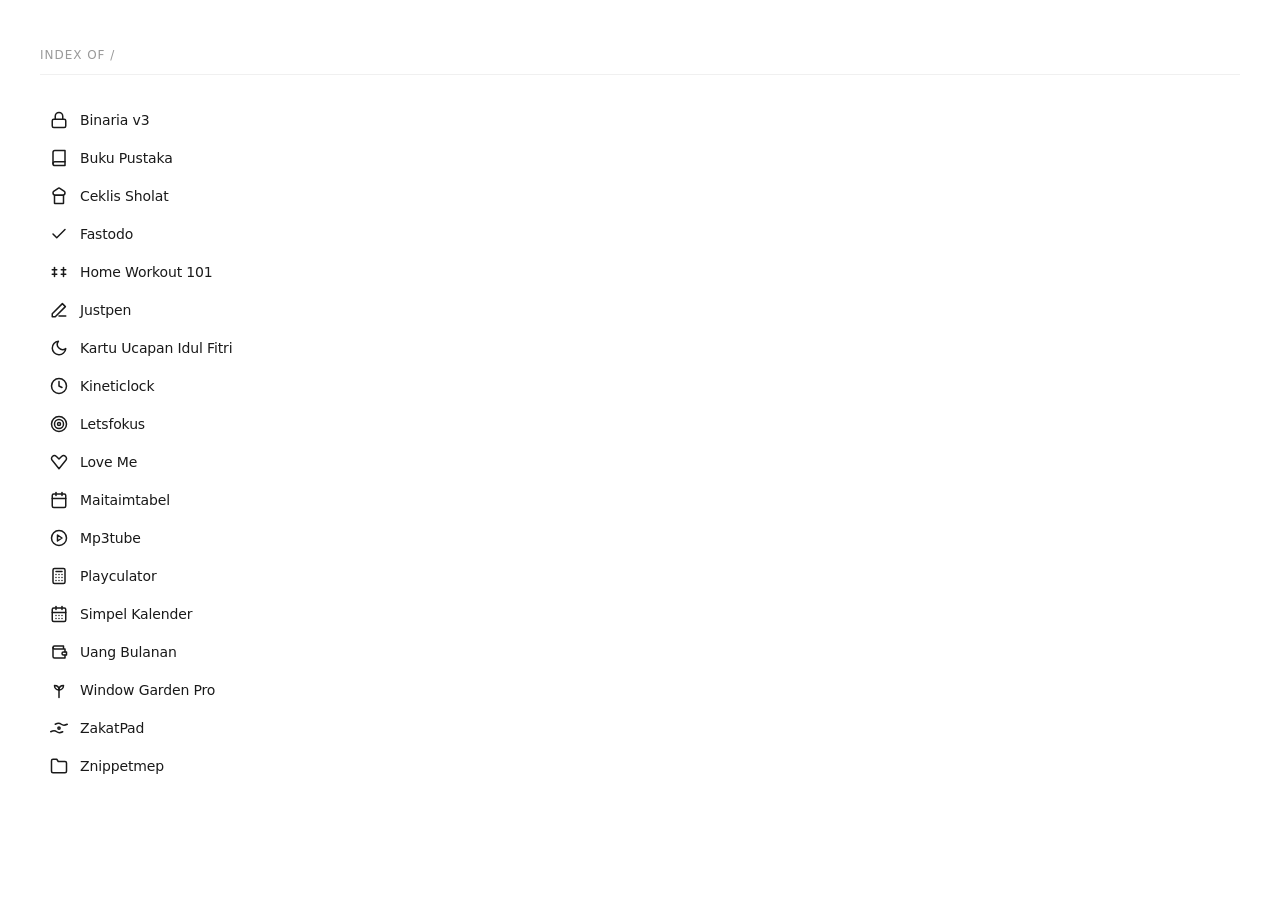
<file: index.html>
<!DOCTYPE html>
<html lang="id">
<head>
  <meta charset="UTF-8" />
  <meta name="viewport" content="width=device-width, initial-scale=1.0" />
  <meta name="theme-color" content="#ffffff">
  <title>My All Personal Web Apps</title>
  <style>
    * {
      margin: 0;
      padding: 0;
      box-sizing: border-box;
    }

    body {
      background: #ffffff;
      font-family: 'Segoe UI', system-ui, sans-serif;
      min-height: 100vh;
      padding: 48px 40px;
    }

    .dir-header {
      font-size: 12px;
      color: #999;
      letter-spacing: 0.08em;
      text-transform: uppercase;
      margin-bottom: 28px;
      padding-bottom: 12px;
      border-bottom: 1px solid #f0f0f0;
      user-select: none;
    }

    .dir-list {
      display: flex;
      flex-direction: column;
      gap: 4px;
    }

    .dir-item a {
      display: flex;
      align-items: center;
      gap: 12px;
      padding: 8px 10px;
      border-radius: 6px;
      text-decoration: none;
      color: #1a1a1a;
      font-size: 14px;
      transition: background 0.12s ease;
      width: fit-content;
    }

    .dir-item a:hover {
      background: #f4f4f5;
    }

    .dir-item a:active {
      background: #ebebec;
    }

    .icon {
      width: 18px;
      height: 18px;
      flex-shrink: 0;
      color: inherit;
    }

    .app-name {
      font-weight: 450;
      letter-spacing: -0.01em;
    }
  </style>
</head>
<body>
  <div class="dir-header">Index of /</div>
  <div class="dir-list">
    <div class="dir-item">
      <a href="binaria-v3/">
        <svg class="icon" viewBox="0 0 24 24" fill="none" stroke="currentColor" stroke-width="2" stroke-linecap="round" stroke-linejoin="round">
          <rect x="3" y="11" width="18" height="11" rx="2" ry="2"></rect>
          <path d="M7 11V7a5 5 0 0 1 10 0v4"></path>
        </svg>
        <span class="app-name">Binaria v3</span>
      </a>
    </div>
    <div class="dir-item">
      <a href="buku-pustaka/">
        <svg class="icon" viewBox="0 0 24 24" fill="none" stroke="currentColor" stroke-width="2" stroke-linecap="round" stroke-linejoin="round">
          <path d="M4 19.5A2.5 2.5 0 0 1 6.5 17H20"></path>
          <path d="M6.5 2H20v20H6.5A2.5 2.5 0 0 1 4 19.5v-15A2.5 2.5 0 0 1 6.5 2z"></path>
        </svg>
        <span class="app-name">Buku Pustaka</span>
      </a>
    </div>
    <div class="dir-item">
      <a href="ceklis-sholat/">
        <svg class="icon" viewBox="0 0 24 24" fill="none" stroke="currentColor" stroke-width="2" stroke-linecap="round" stroke-linejoin="round">
          <path d="M7 11L17 11C18.7 11 20 9.5 20 7.8C20 6.9 19.5 6 18.7 5.4L12.6 1.4C12.3 1.2 11.7 1.2 11.4 1.4L5.3 5.4C4.5 6 4 6.9 4 7.8C4 9.5 5.3 11 7 11Z"></path>
          <rect x="6" y="11" width="12" height="11" rx="0.5"></rect>
        </svg>
        <span class="app-name">Ceklis Sholat</span>
      </a>
    </div>
    <div class="dir-item">
      <a href="fastodo/">
        <svg class="icon" viewBox="0 0 24 24" fill="none" stroke="currentColor" stroke-width="2" stroke-linecap="round" stroke-linejoin="round">
          <polyline points="20 6 9 17 4 12"></polyline>
        </svg>
        <span class="app-name">Fastodo</span>
      </a>
    </div>
    <div class="dir-item">
      <a href="home-workout-101/">
        <svg class="icon" viewBox="0 0 24 24" fill="none" stroke="currentColor" stroke-width="2" stroke-linecap="round" stroke-linejoin="round">
          <path d="M6 6v12"></path>
          <path d="M18 6v12"></path>
          <path d="M3 9h6"></path>
          <path d="M3 15h6"></path>
          <path d="M15 9h6"></path>
          <path d="M15 15h6"></path>
        </svg>
        <span class="app-name">Home Workout 101</span>
      </a>
    </div>
    <div class="dir-item">  
      <a href="justpen/">  
        <svg class="icon" viewBox="0 0 24 24" fill="none" stroke="currentColor" stroke-width="2" stroke-linecap="round" stroke-linejoin="round">  
          <path d="M12 20h9"></path>  
          <path d="M16.5 3.5l4 4L7 21H3v-4L16.5 3.5z"></path>  
        </svg>  
        <span class="app-name">Justpen</span>  
      </a>  
    </div>
    <div class="dir-item">
      <a href="kartu-ucapan-idul-fitri/">
        <svg class="icon" viewBox="0 0 24 24" fill="none" stroke="currentColor" stroke-width="2" stroke-linecap="round" stroke-linejoin="round">
          <path d="M21 12.79A9 9 0 1 1 11.21 3 7 7 0 0 0 21 12.79z"></path>
        </svg>
        <span class="app-name">Kartu Ucapan Idul Fitri</span>
      </a>
    </div>
    <div class="dir-item">
      <a href="kineticlock/">
        <svg class="icon" viewBox="0 0 24 24" fill="none" stroke="currentColor" stroke-width="2" stroke-linecap="round" stroke-linejoin="round">
          <circle cx="12" cy="12" r="10"></circle>
          <polyline points="12 6 12 12 16 14"></polyline>
        </svg>
        <span class="app-name">Kineticlock</span>
      </a>
    </div>
    <div class="dir-item">
      <a href="letsfokus/">
        <svg class="icon" viewBox="0 0 24 24" fill="none" stroke="currentColor" stroke-width="2" stroke-linecap="round" stroke-linejoin="round">
          <circle cx="12" cy="12" r="10"></circle>
          <circle cx="12" cy="12" r="6"></circle>
          <circle cx="12" cy="12" r="2"></circle>
        </svg>
        <span class="app-name">Letsfokus</span>
      </a>
    </div>
    <div class="dir-item">  
      <a href="love-me/">  
        <svg class="icon" viewBox="0 0 24 24" fill="none" stroke="currentColor" stroke-width="2" stroke-linecap="round" stroke-linejoin="round">  
          <path d="M20.8 4.6c-1.5-1.4-3.9-1.4-5.4 0L12 8l-3.4-3.4c-1.5-1.4-3.9-1.4-5.4 0-1.6 1.5-1.6 4 0 5.5L12 21l8.8-10.9c1.6-1.5 1.6-4 0-5.5z"></path>  
        </svg>  
        <span class="app-name">Love Me</span>  
      </a>  
    </div>
    <div class="dir-item">
      <a href="maitaimtabel/">
        <svg class="icon" viewBox="0 0 24 24" fill="none" stroke="currentColor" stroke-width="2" stroke-linecap="round" stroke-linejoin="round">
          <rect x="3" y="4" width="18" height="18" rx="2" ry="2"></rect>
          <line x1="16" y1="2" x2="16" y2="6"></line>
          <line x1="8" y1="2" x2="8" y2="6"></line>
          <line x1="3" y1="10" x2="21" y2="10"></line>
        </svg>
        <span class="app-name">Maitaimtabel</span>
      </a>
    </div>
    <div class="dir-item">
      <a href="mp3tube/">
        <svg class="icon" viewBox="0 0 24 24" fill="none" stroke="currentColor" stroke-width="2" stroke-linecap="round" stroke-linejoin="round">
          <circle cx="12" cy="12" r="10"></circle>
          <polygon points="10 8 16 12 10 16 10 8"></polygon>
        </svg>
        <span class="app-name">Mp3tube</span>
      </a>
    </div>
    <div class="dir-item">
      <a href="playculator/">
        <svg class="icon" viewBox="0 0 24 24" fill="none" stroke="currentColor" stroke-width="2" stroke-linecap="round" stroke-linejoin="round">
          <rect x="4" y="2" width="16" height="20" rx="2"></rect>
          <line x1="8" y1="6" x2="16" y2="6"></line>
          <line x1="8" y1="10" x2="8" y2="10.01"></line>
          <line x1="12" y1="10" x2="12" y2="10.01"></line>
          <line x1="16" y1="10" x2="16" y2="10.01"></line>
          <line x1="8" y1="14" x2="8" y2="14.01"></line>
          <line x1="12" y1="14" x2="12" y2="14.01"></line>
          <line x1="16" y1="14" x2="16" y2="14.01"></line>
          <line x1="8" y1="18" x2="8" y2="18.01"></line>
          <line x1="12" y1="18" x2="12" y2="18.01"></line>
          <line x1="16" y1="18" x2="16" y2="18.01"></line>
        </svg>
        <span class="app-name">Playculator</span>
      </a>
    </div>
    <div class="dir-item">
      <a href="simpel-kalender/">
        <svg class="icon" viewBox="0 0 24 24" fill="none" stroke="currentColor" stroke-width="2" stroke-linecap="round" stroke-linejoin="round">
          <rect x="3" y="4" width="18" height="18" rx="2" ry="2"></rect>
          <line x1="16" y1="2" x2="16" y2="6"></line>
          <line x1="8" y1="2" x2="8" y2="6"></line>
          <line x1="3" y1="10" x2="21" y2="10"></line>
          <line x1="8" y1="14" x2="8" y2="14.01"></line>
          <line x1="12" y1="14" x2="12" y2="14.01"></line>
          <line x1="16" y1="14" x2="16" y2="14.01"></line>
          <line x1="8" y1="18" x2="8" y2="18.01"></line>
          <line x1="12" y1="18" x2="12" y2="18.01"></line>
          <line x1="16" y1="18" x2="16" y2="18.01"></line>
        </svg>
        <span class="app-name">Simpel Kalender</span>
      </a>
    </div>
    <div class="dir-item">
      <a href="uang-bulanan/">
        <svg class="icon" viewBox="0 0 24 24" fill="none" stroke="currentColor" stroke-width="2" stroke-linecap="round" stroke-linejoin="round">
          <path d="M20 12V8H6a2 2 0 0 1-2-2c0-1.1.9-2 2-2h12v4"></path>
          <path d="M4 6v12c0 1.1.9 2 2 2h14v-4"></path>
          <path d="M18 12a2 2 0 0 0-2 2c0 1.1.9 2 2 2h4v-4h-4z"></path>
        </svg>
        <span class="app-name">Uang Bulanan</span>
      </a>
    </div>
    <div class="dir-item">    
      <a href="window-garden-pro/">    
        <svg class="icon" viewBox="0 0 24 24" fill="none" stroke="currentColor" stroke-width="2" stroke-linecap="round" stroke-linejoin="round">    
          <path d="M12 22V12"></path>    
          <path d="M12 12C8 12 6 9 6 6c4 0 6 2 6 6z"></path>    
          <path d="M12 12c4 0 6-3 6-6-4 0-6 2-6 6z"></path>    
        </svg>    
        <span class="app-name">Window Garden Pro</span>    
      </a>    
    </div>
    <div class="dir-item">  
      <a href="zakatpad/">  
        <svg class="icon" viewBox="0 0 24 24" fill="none" stroke="currentColor" stroke-width="2" stroke-linecap="round" stroke-linejoin="round">  
          <path d="M7 7c3-1.5 6-1.5 8 0s5 1.5 8 0"></path>  
          <path d="M17 17c-3 1.5-6 1.5-8 0s-5-1.5-8 0"></path>  
          <circle cx="12" cy="12" r="1.5"></circle>  
        </svg>  
        <span class="app-name">ZakatPad</span>  
      </a>  
    </div>
    <div class="dir-item">
      <a href="znippetmep/">
        <svg class="icon" viewBox="0 0 24 24" fill="none" stroke="currentColor" stroke-width="2" stroke-linecap="round" stroke-linejoin="round">
          <path d="M22 19a2 2 0 0 1-2 2H4a2 2 0 0 1-2-2V5a2 2 0 0 1 2-2h5l2 3h9a2 2 0 0 1 2 2z"></path>
        </svg>
        <span class="app-name">Znippetmep</span>
      </a>
    </div>
  </div>
</body>
</html>
</file>
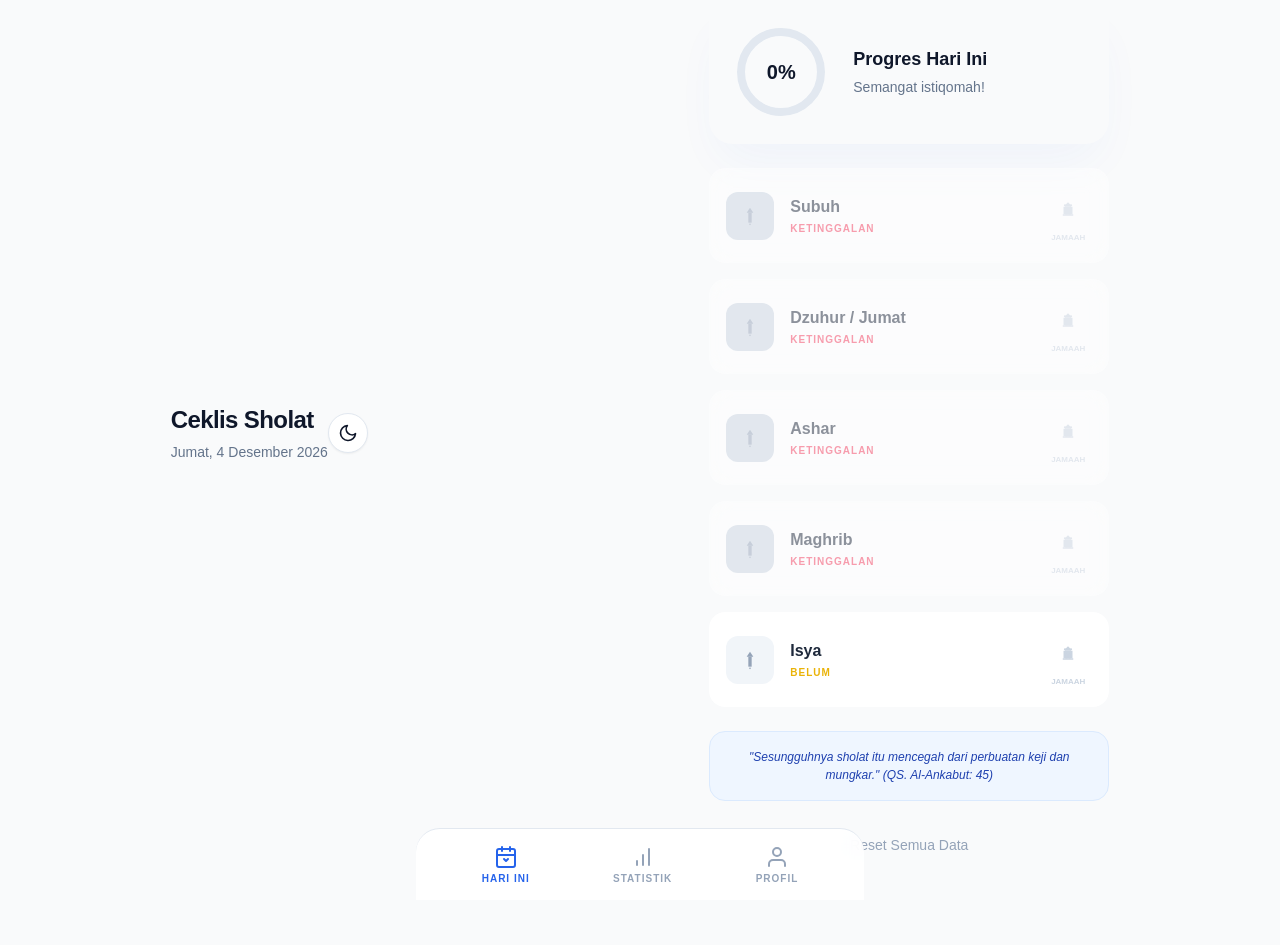
<file: ceklis-sholat/index.html>
<!DOCTYPE html>
<html lang="id">
<head>
    <meta charset="UTF-8">
    <meta name="viewport" content="width=device-width, initial-scale=1.0">
    <title>🕌 Ceklis Sholat</title>
    <link rel="stylesheet" href="style.css">
</head>
<body class="light-theme">

    <!-- Header -->
    <header class="header">
        <div>
            <h1 class="header-title">Ceklis Sholat</h1>
            <p id="current-date" class="header-date"></p>
        </div>
        <button onclick="toggleDarkMode()" class="theme-toggle" aria-label="Toggle dark mode">
            <svg id="theme-icon" width="20" height="20" viewBox="0 0 24 24" fill="none" stroke="currentColor" stroke-width="2" stroke-linecap="round" stroke-linejoin="round">
                <!-- Moon icon (default) -->
                <path d="M21 12.79A9 9 0 1 1 11.21 3 7 7 0 0 0 21 12.79z"></path>
            </svg>
        </button>
    </header>

    <main class="main-content">
        
        <!-- Progress Card -->
        <div class="progress-card">
            <div class="progress-ring-container">
                <svg class="progress-svg" width="96" height="96">
                    <circle class="progress-ring-bg" stroke-width="8" fill="transparent" r="40" cx="48" cy="48" />
                    <circle id="progress-bar" class="progress-ring-fill" stroke-width="8" stroke-dasharray="251.2" stroke-dashoffset="251.2" stroke-linecap="round" fill="transparent" r="40" cx="48" cy="48" />
                </svg>
                <div class="progress-text">
                    <span id="percent-text" class="progress-percent">0%</span>
                </div>
            </div>
            <div>
                <h2 class="progress-title">Progres Hari Ini</h2>
                <p id="progress-status" class="progress-subtitle">Semangat istiqomah!</p>
            </div>
        </div>

        <!-- Prayer List -->
        <div id="prayer-list" class="prayer-list">
            <!-- Items injected via JS -->
        </div>

        <!-- Info / Quote Box -->
        <div class="quote-box">
            <p class="quote-text">
                "Sesungguhnya sholat itu mencegah dari perbuatan keji dan mungkar." (QS. Al-Ankabut: 45)
            </p>
        </div>

        <!-- Reset Button -->
        <button onclick="resetData()" class="reset-button">
            Reset Semua Data
        </button>

    </main>

    <!-- Navigation Bar -->
    <nav class="bottom-nav">
        <button class="nav-item active">
            <svg width="24" height="24" viewBox="0 0 24 24" fill="none" stroke="currentColor" stroke-width="2" stroke-linecap="round" stroke-linejoin="round">
                <rect x="3" y="4" width="18" height="18" rx="2" ry="2"></rect>
                <line x1="16" y1="2" x2="16" y2="6"></line>
                <line x1="8" y1="2" x2="8" y2="6"></line>
                <line x1="3" y1="10" x2="21" y2="10"></line>
                <polyline points="10 14 12 16 14 14"></polyline>
            </svg>
            <span class="nav-label">Hari Ini</span>
        </button>
        <button onclick="showToast('Fitur Statistik segera hadir!')" class="nav-item">
            <svg width="24" height="24" viewBox="0 0 24 24" fill="none" stroke="currentColor" stroke-width="2" stroke-linecap="round" stroke-linejoin="round">
                <line x1="12" y1="20" x2="12" y2="10"></line>
                <line x1="18" y1="20" x2="18" y2="4"></line>
                <line x1="6" y1="20" x2="6" y2="16"></line>
            </svg>
            <span class="nav-label">Statistik</span>
        </button>
        <button onclick="showToast('Fitur Profil segera hadir!')" class="nav-item">
            <svg width="24" height="24" viewBox="0 0 24 24" fill="none" stroke="currentColor" stroke-width="2" stroke-linecap="round" stroke-linejoin="round">
                <path d="M20 21v-2a4 4 0 0 0-4-4H8a4 4 0 0 0-4 4v2"></path>
                <circle cx="12" cy="7" r="4"></circle>
            </svg>
            <span class="nav-label">Profil</span>
        </button>
    </nav>

    <!-- Toast Notification -->
    <div id="toast" class="toast">
        Message here
    </div>

    <!-- SVG Icons Template (hidden, untuk digunakan di JS) -->
    <svg style="display: none;">
        <defs>
            <!-- Check Icon -->
            <symbol id="icon-check" viewBox="0 0 24 24">
                <polyline points="20 6 9 17 4 12" stroke="currentColor" stroke-width="2" fill="none" stroke-linecap="round" stroke-linejoin="round"></polyline>
            </symbol>
            
            <!-- Pray Icon -->
            <symbol id="icon-pray" viewBox="0 0 24 24">
                <path d="M12 2L8 8h8l-4-6z" fill="currentColor"/>
                <rect x="10" y="8" width="4" height="12" fill="currentColor"/>
                <circle cx="12" cy="22" r="1" fill="currentColor"/>
            </symbol>
            
            <!-- Mosque Icon -->
            <symbol id="icon-mosque" viewBox="0 0 24 24">
                <path d="M12 3l-4 4v2h8V7l-4-4z" fill="currentColor"/>
                <rect x="6" y="9" width="12" height="10" fill="currentColor"/>
                <rect x="9" y="13" width="2" height="6" fill="none" stroke="currentColor" stroke-width="1"/>
                <rect x="13" y="13" width="2" height="6" fill="none" stroke="currentColor" stroke-width="1"/>
                <path d="M5 19h14v2H5z" fill="currentColor"/>
                <circle cx="8" cy="7" r="1.5" fill="currentColor"/>
                <circle cx="16" cy="7" r="1.5" fill="currentColor"/>
            </symbol>
            
            <!-- Sun Icon -->
            <symbol id="icon-sun" viewBox="0 0 24 24">
                <circle cx="12" cy="12" r="5" stroke="currentColor" stroke-width="2" fill="none"/>
                <line x1="12" y1="1" x2="12" y2="3" stroke="currentColor" stroke-width="2" stroke-linecap="round"/>
                <line x1="12" y1="21" x2="12" y2="23" stroke="currentColor" stroke-width="2" stroke-linecap="round"/>
                <line x1="4.22" y1="4.22" x2="5.64" y2="5.64" stroke="currentColor" stroke-width="2" stroke-linecap="round"/>
                <line x1="18.36" y1="18.36" x2="19.78" y2="19.78" stroke="currentColor" stroke-width="2" stroke-linecap="round"/>
                <line x1="1" y1="12" x2="3" y2="12" stroke="currentColor" stroke-width="2" stroke-linecap="round"/>
                <line x1="21" y1="12" x2="23" y2="12" stroke="currentColor" stroke-width="2" stroke-linecap="round"/>
                <line x1="4.22" y1="19.78" x2="5.64" y2="18.36" stroke="currentColor" stroke-width="2" stroke-linecap="round"/>
                <line x1="18.36" y1="5.64" x2="19.78" y2="4.22" stroke="currentColor" stroke-width="2" stroke-linecap="round"/>
            </symbol>
            
            <!-- Moon Icon -->
            <symbol id="icon-moon" viewBox="0 0 24 24">
                <path d="M21 12.79A9 9 0 1 1 11.21 3 7 7 0 0 0 21 12.79z" stroke="currentColor" stroke-width="2" fill="none" stroke-linecap="round" stroke-linejoin="round"/>
            </symbol>
        </defs>
    </svg>

    <script src="script.js"></script>
</body>
</html>
</file>
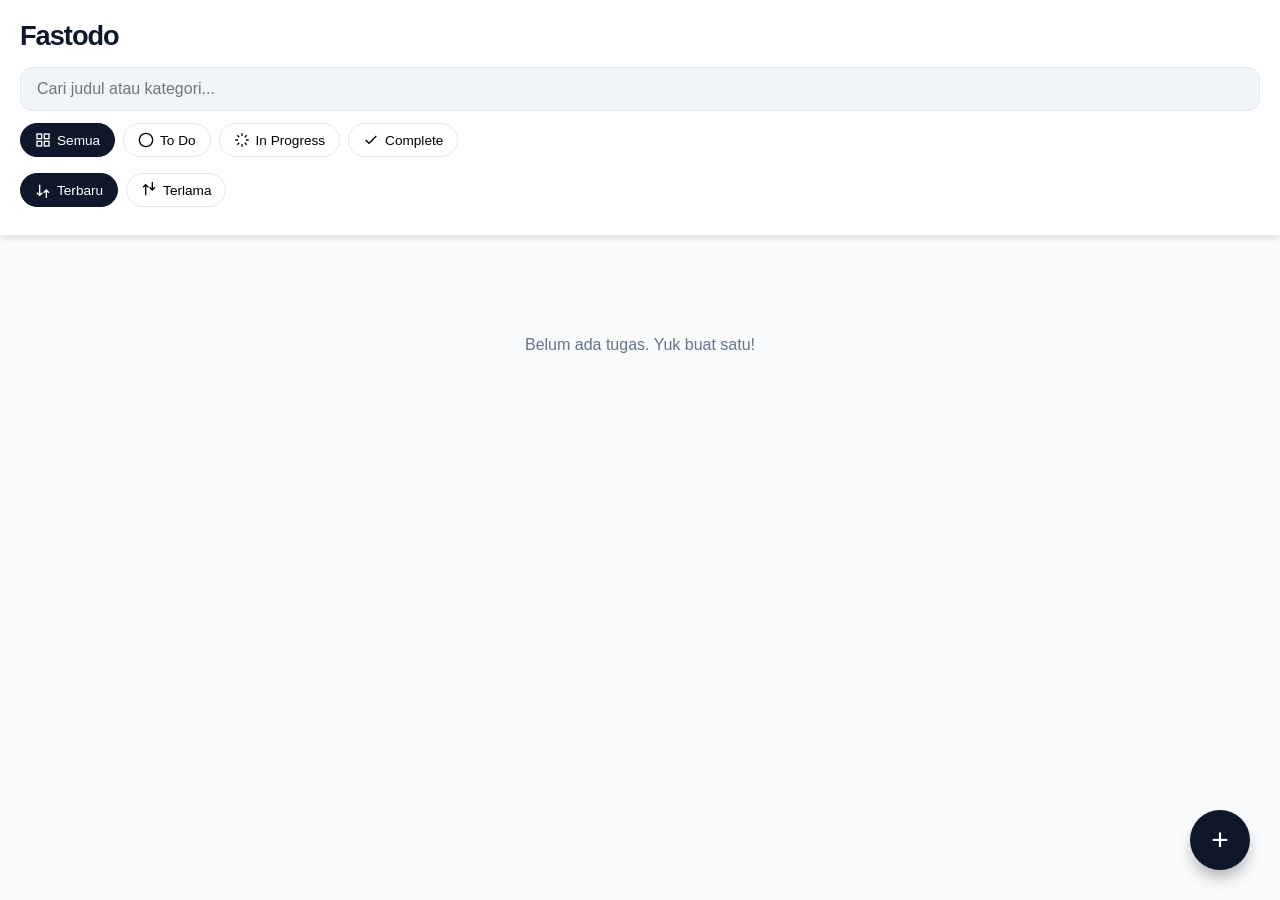
<file: fastodo/index.html>
<!DOCTYPE html>
<html lang="id">
<head>
    <meta charset="UTF-8">
    <meta name="viewport" content="width=device-width, initial-scale=1.0">
    <title>Fastodo - Smart To-Do List</title>
    <style>
        :root {
            --bg-color: #f8fafc;
            --card-bg: #ffffff;
            --text-main: #1e293b;
            --text-sub: #64748b;
            --color-todo: #3b82f6;      
            --color-progress: #8b5cf6;  
            --color-complete: #10b981;  
            --accent: #0f172a;
            --border: #e2e8f0;
            --shadow: 0 4px 6px -1px rgb(0 0 0 / 0.1);
            --danger: #ef4444;
            --warning: #f59e0b;
        }

        * {
            box-sizing: border-box;
            margin: 0;
            padding: 0;
            font-family: -apple-system, BlinkMacSystemFont, "Segoe UI", Roboto, sans-serif;
            -webkit-tap-highlight-color: transparent;
        }

        body {
            background-color: var(--bg-color);
            color: var(--text-main);
            padding-bottom: 100px;
        }

        header {
            background: var(--card-bg);
            padding: 20px;
            position: sticky;
            top: 0;
            z-index: 100;
            border-bottom: 1px solid var(--border);
            box-shadow: var(--shadow);
        }

        h1 {
            font-size: 1.7rem;
            font-weight: 900;
            margin-bottom: 15px;
            letter-spacing: -1px;
            color: var(--accent);
        }

        .search-box {
            width: 100%;
            padding: 12px 16px;
            border: 1px solid var(--border);
            border-radius: 12px;
            font-size: 1rem;
            background: #f1f5f9;
            margin-bottom: 12px;
            outline: none;
        }

        .filters {
            display: flex;
            gap: 8px;
            overflow-x: auto;
            padding-bottom: 8px;
            scrollbar-width: none;
            align-items: center;
        }
        .filters::-webkit-scrollbar { display: none; }

        .filter-btn {
            display: flex;
            align-items: center;
            gap: 6px;
            padding: 8px 14px;
            border-radius: 20px;
            border: 1px solid var(--border);
            background: white;
            white-space: nowrap;
            font-size: 0.85rem;
            cursor: pointer;
            transition: 0.2s;
        }

        .filter-btn svg { width: 16px; height: 16px; stroke: currentColor; stroke-width: 2; fill: none; }
        .filter-btn.active { background: var(--accent); color: white; border-color: var(--accent); }

        /* Flip Logic for Sort Icon */
        .icon-flip { transform: scaleY(-1); }

        .container {
            padding: 20px;
            max-width: 500px;
            margin: 0 auto;
        }

        .task-card {
            background: var(--card-bg);
            border-radius: 16px;
            padding: 18px;
            margin-bottom: 16px;
            box-shadow: var(--shadow);
            border-left: 6px solid var(--color-todo);
            position: relative;
        }

        .task-card.in-progress { border-left-color: var(--color-progress); }
        .task-card.completed { border-left-color: var(--color-complete); opacity: 0.9; }

        .task-title { font-weight: 700; font-size: 1.1rem; padding-right: 40px; }
        .task-meta { font-size: 0.75rem; color: var(--text-sub); margin-top: 6px; }
        .category-tag { display: inline-block; padding: 2px 8px; background: #f1f5f9; border-radius: 4px; margin-right: 6px; font-weight: 600; }

        .subtasks-list { margin-top: 12px; border-top: 1px dashed var(--border); padding-top: 12px; }
        .subtask-item { display: flex; align-items: center; gap: 10px; padding: 4px 0; font-size: 0.95rem; }
        .subtask-item input { width: 18px; height: 18px; accent-color: var(--accent); }

        .progress-canvas { position: absolute; top: 18px; right: 18px; }

        .card-actions {
            display: flex;
            gap: 12px;
            margin-top: 15px;
            padding-top: 10px;
            border-top: 1px solid #f1f5f9;
        }

        .action-btn {
            background: none;
            border: none;
            font-size: 0.8rem;
            cursor: pointer;
            display: flex;
            align-items: center;
            gap: 4px;
            font-weight: 600;
        }
        .btn-edit { color: var(--warning); }
        .btn-delete { color: var(--danger); }

        .fab {
            position: fixed;
            bottom: 30px;
            right: 30px;
            width: 60px;
            height: 60px;
            background: var(--accent);
            color: white;
            border-radius: 50%;
            display: flex;
            align-items: center;
            justify-content: center;
            font-size: 30px;
            box-shadow: 0 10px 15px -3px rgba(0,0,0,0.3);
            border: none;
            z-index: 200;
        }

        /* Modal Styles */
        .modal {
            position: fixed;
            top: 0; left: 0; width: 100%; height: 100%;
            background: rgba(0,0,0,0.6);
            display: none;
            align-items: center;
            justify-content: center;
            z-index: 1000;
            padding: 20px;
            backdrop-filter: blur(4px);
        }
        .modal.active { display: flex; }
        .modal-content {
            background: white;
            width: 100%;
            max-width: 420px;
            border-radius: 24px;
            padding: 24px;
            max-height: 90vh;
            overflow-y: auto;
        }

        .form-group { margin-bottom: 16px; }
        .form-group label { display: block; margin-bottom: 6px; font-weight: 700; font-size: 0.9rem; }
        .form-group input {
            width: 100%;
            padding: 12px;
            border: 1px solid var(--border);
            border-radius: 10px;
            outline: none;
            font-size: 1rem;
        }

        .subtask-input-row { display: flex; gap: 8px; margin-bottom: 8px; align-items: center; }
        .remove-sub-btn { color: var(--danger); background: none; border: none; font-size: 1.2rem; cursor: pointer; }

        .btn-group { display: flex; gap: 12px; margin-top: 24px; }
        .btn { flex: 1; padding: 14px; border-radius: 12px; border: none; font-weight: 700; cursor: pointer; }
        .btn-p { background: var(--accent); color: white; }
        .btn-s { background: #e2e8f0; color: var(--text-main); }
        .btn-d { background: var(--danger); color: white; }

        .empty-state { text-align: center; padding: 80px 20px; color: var(--text-sub); font-weight: 500; }
    </style>
</head>
<body>

    <header>
        <h1>Fastodo</h1>
        <input type="text" id="searchInput" class="search-box" placeholder="Cari judul atau kategori...">
        
        <div class="filters" id="statusFilters">
            <button class="filter-btn active" data-filter="all">
                <svg viewBox="0 0 24 24"><rect x="3" y="3" width="7" height="7"></rect><rect x="14" y="3" width="7" height="7"></rect><rect x="14" y="14" width="7" height="7"></rect><rect x="3" y="14" width="7" height="7"></rect></svg>
                Semua
            </button>
            <button class="filter-btn" data-filter="todo">
                <svg viewBox="0 0 24 24"><circle cx="12" cy="12" r="10"></circle></svg>
                To Do
            </button>
            <button class="filter-btn" data-filter="inprogress">
                <svg viewBox="0 0 24 24"><path d="M12 2v4m0 12v4M4.93 4.93l2.83 2.83m8.48 8.48l2.83 2.83M2 12h4m12 0h4M4.93 19.07l2.83-2.83m8.48-8.48l2.83-2.83"></path></svg>
                In Progress
            </button>
            <button class="filter-btn" data-filter="complete">
                <svg viewBox="0 0 24 24"><polyline points="20 6 9 17 4 12"></polyline></svg>
                Complete
            </button>
        </div>

        <div class="filters" id="sortFilters" style="margin-top: 8px;">
            <button class="filter-btn active" data-sort="desc">
                <svg viewBox="0 0 24 24"><path d="M3 16l4 4 4-4m-4 4V4m14 12l-4-4-4 4m4-4v12"></path></svg>
                Terbaru
            </button>
            <button class="filter-btn" data-sort="asc">
                <svg viewBox="0 0 24 24" class="icon-flip"><path d="M3 16l4 4 4-4m-4 4V4m14 12l-4-4-4 4m4-4v12"></path></svg>
                Terlama
            </button>
        </div>
    </header>

    <main class="container" id="taskList"></main>

    <button class="fab" id="openModalBtn">+</button>

    <!-- Modal Form (Add & Edit) -->
    <div class="modal" id="taskModal">
        <div class="modal-content">
            <h2 id="modalTitle" style="margin-bottom: 20px;">Tugas Baru</h2>
            <input type="hidden" id="editTaskId">
            <div class="form-group">
                <label>Judul</label>
                <input type="text" id="taskTitle" placeholder="Apa yang ingin dikerjakan?">
            </div>
            <div class="form-group">
                <label>Kategori</label>
                <input type="text" id="taskCategory" placeholder="Misal: Kerja, Rumah">
            </div>
            <div class="form-group">
                <label>Sub-tugas</label>
                <div id="subtaskInputs"></div>
                <button type="button" id="addSubtaskBtn" style="background:none; border:none; color:var(--color-todo); font-size:0.9rem; margin-top:10px; cursor:pointer; font-weight:700;">+ Tambah Sub-tugas</button>
            </div>
            <div class="btn-group">
                <button class="btn btn-s" id="closeModalBtn">Batal</button>
                <button class="btn btn-p" id="saveTaskBtn">Simpan</button>
            </div>
        </div>
    </div>

    <!-- Modal Delete Confirm -->
    <div class="modal" id="deleteConfirmModal">
        <div class="modal-content" style="text-align: center;">
            <div style="color: var(--danger); margin-bottom: 15px;">
                <svg width="50" height="50" viewBox="0 0 24 24" fill="none" stroke="currentColor" stroke-width="2"><path d="M10.29 3.86L1.82 18a2 2 0 0 0 1.71 3h16.94a2 2 0 0 0 1.71-3L13.71 3.86a2 2 0 0 0-3.42 0z"></path><line x1="12" y1="9" x2="12" y2="13"></line><line x1="12" y1="17" x2="12.01" y2="17"></line></svg>
            </div>
            <h3>Hapus Tugas?</h3>
            <p style="color: var(--text-sub); margin-top: 10px;">Data yang dihapus tidak bisa dikembalikan.</p>
            <div class="btn-group">
                <button class="btn btn-s" id="cancelDeleteBtn">Batal</button>
                <button class="btn btn-d" id="confirmDeleteBtn">Ya, Hapus</button>
            </div>
        </div>
    </div>

    <script>
        let tasks = JSON.parse(localStorage.getItem('fastodo_db')) || [];
        let currentFilter = 'all';
        let currentSort = 'desc';
        let deleteId = null;

        const audioCtx = new (window.AudioContext || window.webkitAudioContext)();
        function playDing() {
            if(audioCtx.state === 'suspended') audioCtx.resume();
            const o = audioCtx.createOscillator(), g = audioCtx.createGain();
            o.type = 'sine'; o.frequency.setValueAtTime(587.33, audioCtx.currentTime);
            o.frequency.exponentialRampToValueAtTime(880, audioCtx.currentTime + 0.1);
            g.gain.setValueAtTime(0.1, audioCtx.currentTime);
            g.gain.exponentialRampToValueAtTime(0.01, audioCtx.currentTime + 0.3);
            o.connect(g); g.connect(audioCtx.destination);
            o.start(); o.stop(audioCtx.currentTime + 0.3);
        }

        function drawRing(id, pct, color) {
            const c = document.getElementById(id);
            if(!c) return;
            const ctx = c.getContext('2d'), x = 20, y = 20, r = 14;
            ctx.clearRect(0,0,40,40);
            ctx.beginPath(); ctx.arc(x,y,r,0,2*Math.PI); ctx.strokeStyle = '#e2e8f0'; ctx.lineWidth = 4; ctx.stroke();
            if(pct > 0) {
                ctx.beginPath(); ctx.arc(x,y,r,-Math.PI/2, (-Math.PI/2)+(2*Math.PI*(pct/100)));
                ctx.strokeStyle = color; ctx.lineWidth = 4; ctx.lineCap = 'round'; ctx.stroke();
            }
        }

        function save() { localStorage.setItem('fastodo_db', JSON.stringify(tasks)); }

        function getStatus(t) {
            const done = t.subtasks.filter(s => s.completed).length;
            if(done === 0) return 'todo';
            return done === t.subtasks.length ? 'complete' : 'inprogress';
        }

        function render() {
            const list = document.getElementById('taskList');
            const search = document.getElementById('searchInput').value.toLowerCase();
            
            let filtered = tasks.filter(t => {
                const match = t.title.toLowerCase().includes(search) || t.category.toLowerCase().includes(search);
                const statMatch = currentFilter === 'all' || getStatus(t) === currentFilter;
                return match && statMatch;
            });

            filtered.sort((a,b) => currentSort === 'desc' ? b.id - a.id : a.id - b.id);

            if(filtered.length === 0) {
                list.innerHTML = `<div class="empty-state">Belum ada tugas. Yuk buat satu!</div>`;
                return;
            }

            list.innerHTML = '';
            filtered.forEach(t => {
                const stat = getStatus(t);
                const pct = (t.subtasks.filter(s => s.completed).length / t.subtasks.length) * 100;
                let color = 'var(--color-todo)', cls = '';
                if(stat === 'inprogress') { color = 'var(--color-progress)'; cls = 'in-progress'; }
                if(stat === 'complete') { color = 'var(--color-complete)'; cls = 'completed'; }

                const el = document.createElement('div');
                el.className = `task-card ${cls}`;
                el.innerHTML = `
                    <canvas id="cv-${t.id}" class="progress-canvas" width="40" height="40"></canvas>
                    <div class="task-title">${t.title}</div>
                    <div class="task-meta"><span class="category-tag">${t.category}</span> ${new Date(t.id).toLocaleDateString('id-ID')}</div>
                    <div class="subtasks-list">
                        ${t.subtasks.map((s, i) => `
                            <div class="subtask-item">
                                <input type="checkbox" ${s.completed ? 'checked' : ''} onchange="toggleS(${t.id},${i})">
                                <span style="${s.completed ? 'text-decoration:line-through;opacity:0.6':''}">${s.text}</span>
                            </div>
                        `).join('')}
                    </div>
                    <div class="card-actions">
                        <button class="action-btn btn-edit" onclick="openEdit(${t.id})">
                            <svg viewBox="0 0 24 24"><path d="M11 4H4a2 2 0 0 0-2 2v14a2 2 0 0 0 2 2h14a2 2 0 0 0 2-2v-7"></path><path d="M18.5 2.5a2.121 2.121 0 0 1 3 3L12 15l-4 1 1-4 9.5-9.5z"></path></svg>
                            Edit
                        </button>
                        <button class="action-btn btn-delete" onclick="askDel(${t.id})">
                            <svg viewBox="0 0 24 24"><polyline points="3 6 5 6 21 6"></polyline><path d="M19 6v14a2 2 0 0 1-2 2H7a2 2 0 0 1-2-2V6m3 0V4a2 2 0 0 1 2-2h4a2 2 0 0 1 2 2v2"></path></svg>
                            Hapus
                        </button>
                    </div>
                `;
                list.appendChild(el);
                drawRing(`cv-${t.id}`, pct, color);
            });
        }

        window.toggleS = (id, idx) => {
            const t = tasks.find(x => x.id === id);
            const wasDone = getStatus(t) === 'complete';
            t.subtasks[idx].completed = !t.subtasks[idx].completed;
            if(!wasDone && getStatus(t) === 'complete') playDing();
            save(); render();
        };

        // --- CRUD MODAL ---
        const m = document.getElementById('taskModal');
        const sInputs = document.getElementById('subtaskInputs');
        
        function addSRow(val = '') {
            const d = document.createElement('div');
            d.className = 'subtask-input-row';
            d.innerHTML = `<input type="text" class="si" value="${val}" placeholder="Detail sub-tugas..."><button class="remove-sub-btn" onclick="this.parentElement.remove()">×</button>`;
            sInputs.appendChild(d);
        }

        document.getElementById('openModalBtn').onclick = () => {
            document.getElementById('editTaskId').value = '';
            document.getElementById('modalTitle').innerText = 'Tugas Baru';
            document.getElementById('taskTitle').value = '';
            document.getElementById('taskCategory').value = '';
            sInputs.innerHTML = ''; addSRow();
            m.classList.add('active');
        };

        window.openEdit = (id) => {
            const t = tasks.find(x => x.id === id);
            document.getElementById('editTaskId').value = id;
            document.getElementById('modalTitle').innerText = 'Edit Tugas';
            document.getElementById('taskTitle').value = t.title;
            document.getElementById('taskCategory').value = t.category;
            sInputs.innerHTML = '';
            t.subtasks.forEach(s => addSRow(s.text));
            m.classList.add('active');
        };

        document.getElementById('addSubtaskBtn').onclick = () => addSRow();
        document.getElementById('closeModalBtn').onclick = () => m.classList.remove('active');

        document.getElementById('saveTaskBtn').onclick = () => {
            const title = document.getElementById('taskTitle').value.trim();
            const cat = document.getElementById('taskCategory').value.trim() || 'Umum';
            const subs = Array.from(document.querySelectorAll('.si')).map(i => i.value.trim()).filter(x => x !== '');
            const eId = document.getElementById('editTaskId').value;

            if(!title || subs.length === 0) return alert('Isi judul & minimal 1 sub-tugas!');

            if(eId) {
                const t = tasks.find(x => x.id == eId);
                t.title = title; t.category = cat;
                // Preserve completion state for existing subtasks if text matches, or just reset if new
                t.subtasks = subs.map(text => {
                    const old = t.subtasks.find(o => o.text === text);
                    return { text, completed: old ? old.completed : false };
                });
            } else {
                tasks.push({ id: Date.now(), title, category: cat, subtasks: subs.map(text => ({text, completed:false})) });
            }
            save(); render(); m.classList.remove('active');
        };

        // --- DELETE MODAL ---
        window.askDel = (id) => { deleteId = id; document.getElementById('deleteConfirmModal').classList.add('active'); };
        document.getElementById('cancelDeleteBtn').onclick = () => document.getElementById('deleteConfirmModal').classList.remove('active');
        document.getElementById('confirmDeleteBtn').onclick = () => {
            tasks = tasks.filter(x => x.id !== deleteId);
            save(); render(); document.getElementById('deleteConfirmModal').classList.remove('active');
        };

        // --- FILTERS ---
        document.getElementById('searchInput').oninput = render;
        document.getElementById('statusFilters').onclick = (e) => {
            const b = e.target.closest('.filter-btn');
            if(b) { 
                document.querySelectorAll('#statusFilters .filter-btn').forEach(x => x.classList.remove('active'));
                b.classList.add('active'); currentFilter = b.dataset.filter; render();
            }
        };
        document.getElementById('sortFilters').onclick = (e) => {
            const b = e.target.closest('.filter-btn');
            if(b) { 
                document.querySelectorAll('#sortFilters .filter-btn').forEach(x => x.classList.remove('active'));
                b.classList.add('active'); currentSort = b.dataset.sort; render();
            }
        };

        window.onload = render;
    </script>
</body>
</html>
</file>
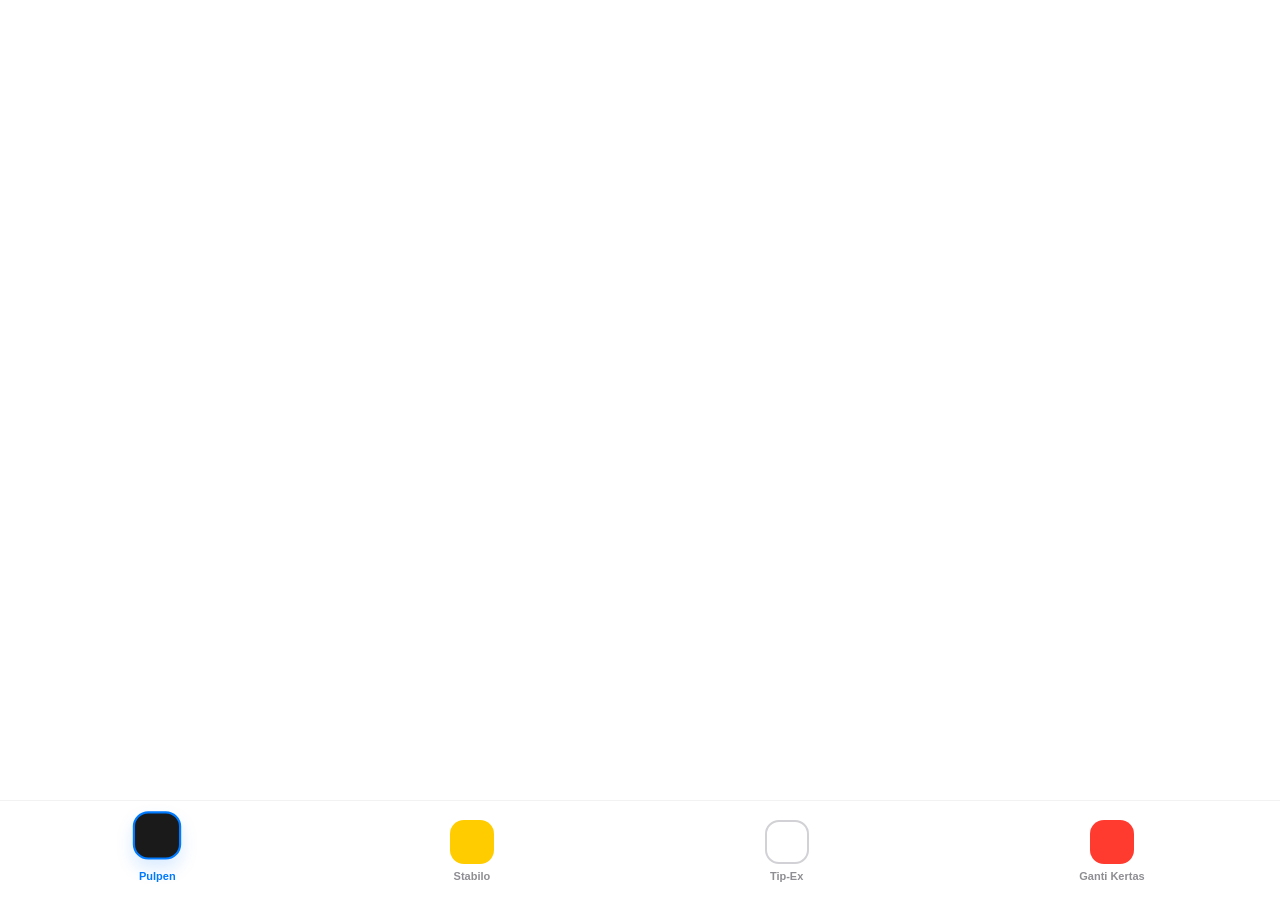
<file: justpen/index.html>
<!DOCTYPE html>
<html lang="id">
<head>
    <meta charset="UTF-8">
    <meta name="viewport" content="width=device-width, initial-scale=1.0, maximum-scale=1.0">
    <title>Justpen - Membuat Coretan</title>
    <style>
        :root {
            --paper: #ffffff;
            --ink: #1a1a1a;
            --stabilo-color: #ffcc00;
            --ui-bg: #f2f2f7;
            --accent: #007AFF;
            --danger: #ff3b30;
        }

        * {
            box-sizing: border-box;
            margin: 0;
            padding: 0;
            -webkit-tap-highlight-color: transparent;
            user-select: none;
        }

        body, html {
            width: 100%;
            height: 100%;
            overflow: hidden;
            background-color: var(--ui-bg);
            font-family: -apple-system, system-ui, sans-serif;
            /* Prevent bounce & accidental scroll */
            touch-action: none;
            overscroll-behavior: none;
        }

        #app {
            display: flex;
            flex-direction: column;
            height: 100vh;
            width: 100vw;
        }

        /* Area Canvas */
        #canvas-wrapper {
            flex: 1;
            background-color: var(--paper);
            margin-bottom: 0;
            position: relative;
            cursor: crosshair;
            overflow: hidden;
        }

        canvas {
            display: block;
        }

        /* Toolbar Modern */
        #toolbar {
            position: fixed;
            bottom: env(safe-area-inset-bottom);
            left: 0;
            width: 100%;
            height: 100px;
            background: rgba(255, 255, 255, 0.95);
            backdrop-filter: blur(10px);
            border-top: 1px solid rgba(0,0,0,0.05);
            display: flex;
            justify-content: space-around;
            align-items: center;
            padding-bottom: env(safe-area-inset-bottom);
            z-index: 100;
        }

        .tool-btn {
            background: none;
            border: none;
            display: flex;
            flex-direction: column;
            align-items: center;
            gap: 6px;
            cursor: pointer;
            transition: transform 0.1s ease;
        }

        .icon-box {
            width: 44px;
            height: 44px;
            border-radius: 14px;
            display: flex;
            align-items: center;
            justify-content: center;
            transition: all 0.25s cubic-bezier(0.34, 1.56, 0.64, 1);
            border: 2.5px solid transparent;
            position: relative;
        }

        .tool-label {
            font-size: 11px;
            font-weight: 600;
            color: #8e8e93;
        }

        .active .icon-box {
            transform: scale(1.1) translateY(-6px);
            border-color: var(--accent);
            box-shadow: 0 8px 15px rgba(0, 122, 255, 0.15);
        }

        .active .tool-label {
            color: var(--accent);
        }

        /* Tool Styles */
        .bg-pen { background-color: var(--ink); }
        .bg-stabilo { background-color: var(--stabilo-color); }
        .bg-tipex { background-color: #fff; border: 2.5px solid #d1d1d6 !important; }
        .bg-reset { background-color: var(--danger); }

        /* Custom Modal UI */
        #modal-overlay {
            position: fixed;
            top: 0; left: 0; right: 0; bottom: 0;
            background: rgba(0,0,0,0.3);
            display: none;
            align-items: center;
            justify-content: center;
            z-index: 1000;
            backdrop-filter: blur(5px);
        }

        #modal {
            background: white;
            width: 85%;
            max-width: 300px;
            border-radius: 24px;
            padding: 28px;
            text-align: center;
            transform: translateY(20px);
            opacity: 0;
            transition: all 0.3s cubic-bezier(0.4, 0, 0.2, 1);
        }

        #modal.show { transform: translateY(0); opacity: 1; }

        #modal h3 { font-size: 19px; margin-bottom: 10px; color: #1c1c1e; }
        #modal p { font-size: 14px; margin-bottom: 24px; color: #3a3a3c; line-height: 1.4; }

        .modal-btns { display: flex; gap: 10px; }
        .btn {
            flex: 1;
            padding: 14px;
            border-radius: 14px;
            border: none;
            font-weight: 700;
            font-size: 14px;
        }
        .btn-no { background: #f2f2f7; color: #1c1c1e; }
        .btn-yes { background: var(--danger); color: white; }

        #status-pill {
            position: absolute;
            top: 24px;
            left: 50%;
            transform: translateX(-50%);
            background: rgba(0,0,0,0.06);
            padding: 4px 14px;
            border-radius: 20px;
            font-size: 11px;
            font-weight: 500;
            color: #636366;
            opacity: 0;
            transition: opacity 0.4s;
            pointer-events: none;
        }
    </style>
</head>
<body>

<div id="app">
    <div id="canvas-wrapper">
        <div id="status-pill">Tersimpan</div>
        <canvas id="paintCanvas"></canvas>
    </div>

    <nav id="toolbar">
        <button class="tool-btn active" id="btn-pen" onclick="setTool('pen')">
            <div class="icon-box bg-pen"></div>
            <span class="tool-label">Pulpen</span>
        </button>
        
        <button class="tool-btn" id="btn-stabilo" onclick="setTool('stabilo')">
            <div class="icon-box bg-stabilo"></div>
            <span class="tool-label">Stabilo</span>
        </button>

        <button class="tool-btn" id="btn-tipex" onclick="setTool('tipex')">
            <div class="icon-box bg-tipex"></div>
            <span class="tool-label">Tip-Ex</span>
        </button>

        <button class="tool-btn" onclick="openModal()">
            <div class="icon-box bg-reset"></div>
            <span class="tool-label">Ganti Kertas</span>
        </button>
    </nav>
</div>

<div id="modal-overlay">
    <div id="modal">
        <h3>Ganti Kertas?</h3>
        <p>Hapus seluruh coretan dan mulai dengan kertas baru yang bersih.</p>
        <div class="modal-btns">
            <button class="btn btn-no" onclick="closeModal()">Batal</button>
            <button class="btn btn-yes" onclick="clearCanvas()">Hapus</button>
        </div>
    </div>
</div>

<script>
    const canvas = document.getElementById('paintCanvas');
    const ctx = canvas.getContext('2d', { desynchronized: true });
    const wrapper = document.getElementById('canvas-wrapper');
    const overlay = document.getElementById('modal-overlay');
    const modal = document.getElementById('modal');
    const statusPill = document.getElementById('status-pill');

    let isDrawing = false;
    let currentTool = 'pen';
    let lastX = 0, lastY = 0;
    let saveTimeout = null;

    // Retina Support & Proper Sizing
    function initSize() {
        const dpr = window.devicePixelRatio || 1;
        const rect = wrapper.getBoundingClientRect();
        
        // Simpan data gambar saat ini sebelum resize
        const tempImg = canvas.toDataURL();

        canvas.width = rect.width * dpr;
        canvas.height = rect.height * dpr;
        canvas.style.width = rect.width + 'px';
        canvas.style.height = rect.height + 'px';
        
        ctx.scale(dpr, dpr);
        
        // Restore image
        const img = new Image();
        img.onload = () => ctx.drawImage(img, 0, 0, rect.width, rect.height);
        img.src = localStorage.getItem('justpen_v2') || tempImg;

        applyToolSettings();
    }

    function applyToolSettings() {
        ctx.lineCap = 'round';
        ctx.lineJoin = 'round';
        ctx.globalAlpha = 1.0;
        ctx.globalCompositeOperation = 'source-over';

        if (currentTool === 'pen') {
            ctx.strokeStyle = '#1a1a1a';
            ctx.lineWidth = 2.2;
        } else if (currentTool === 'stabilo') {
            // Realistic Stacking Effect
            ctx.globalAlpha = 0.35;
            ctx.strokeStyle = '#ffcc00';
            ctx.lineWidth = 32;
        } else if (currentTool === 'tipex') {
            // Real Erase (Destination-Out)
            ctx.globalCompositeOperation = 'destination-out';
            ctx.lineWidth = 45;
        }
    }

    function setTool(t) {
        currentTool = t;
        document.querySelectorAll('.tool-btn').forEach(b => b.classList.remove('active'));
        document.getElementById(`btn-${t}`).classList.add('active');
        applyToolSettings();
    }

    // Drawing Logic
    function handleStart(e) {
        isDrawing = true;
        const pos = getPos(e);
        [lastX, lastY] = [pos.x, pos.y];
        
        ctx.beginPath();
        ctx.moveTo(lastX, lastY);
    }

    function handleMove(e) {
        if (!isDrawing) return;
        const pos = getPos(e);
        
        ctx.beginPath();
        ctx.moveTo(lastX, lastY);
        ctx.lineTo(pos.x, pos.y);
        ctx.stroke();
        
        [lastX, lastY] = [pos.x, pos.y];
    }

    function handleEnd() {
        if (!isDrawing) return;
        isDrawing = false;
        debouncedSave();
    }

    function getPos(e) {
        const rect = canvas.getBoundingClientRect();
        const clientX = e.touches ? e.touches[0].clientX : e.clientX;
        const clientY = e.touches ? e.touches[0].clientY : e.clientY;
        return {
            x: clientX - rect.left,
            y: clientY - rect.top
        };
    }

    // Storage dengan Debounce
    function debouncedSave() {
        clearTimeout(saveTimeout);
        saveTimeout = setTimeout(() => {
            localStorage.setItem('justpen_v2', canvas.toDataURL('image/png', 0.8));
            showStatus('Tersimpan otomatis');
        }, 500);
    }

    function showStatus(text) {
        statusPill.textContent = text;
        statusPill.style.opacity = '1';
        setTimeout(() => statusPill.style.opacity = '0', 1500);
    }

    // Modal Logic
    function openModal() {
        overlay.style.display = 'flex';
        setTimeout(() => modal.classList.add('show'), 10);
    }

    function closeModal() {
        modal.classList.remove('show');
        setTimeout(() => overlay.style.display = 'none', 300);
    }

    function clearCanvas() {
        ctx.clearRect(0, 0, canvas.width, canvas.height);
        localStorage.removeItem('justpen_v2');
        closeModal();
        showStatus('Kertas baru siap');
    }

    // Event Listeners
    window.addEventListener('resize', initSize);
    canvas.addEventListener('mousedown', handleStart);
    window.addEventListener('mousemove', handleMove);
    window.addEventListener('mouseup', handleEnd);

    canvas.addEventListener('touchstart', (e) => { e.preventDefault(); handleStart(e); }, { passive: false });
    canvas.addEventListener('touchmove', (e) => { e.preventDefault(); handleMove(e); }, { passive: false });
    canvas.addEventListener('touchend', handleEnd);

    // Bootstrap
    window.onload = () => {
        initSize();
        const saved = localStorage.getItem('justpen_v2');
        if (saved) {
            const img = new Image();
            img.onload = () => {
                const rect = wrapper.getBoundingClientRect();
                ctx.drawImage(img, 0, 0, rect.width, rect.height);
            };
            img.src = saved;
        }
    };
</script>
</body>
</html>
</file>
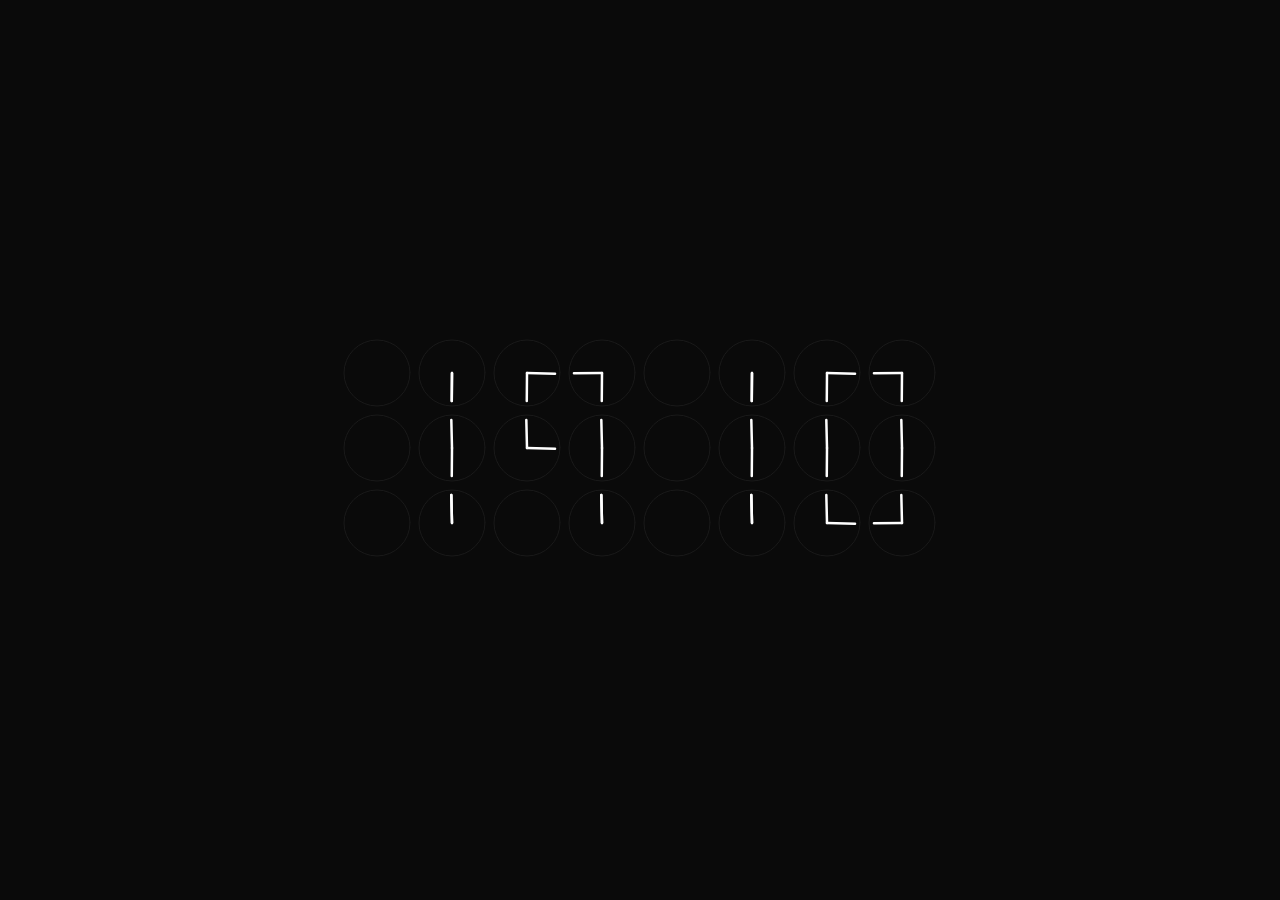
<file: kineticlock/index.html>
<!DOCTYPE html>
<html lang="id">
<head>
    <meta charset="UTF-8">
    <meta name="viewport" content="width=device-width, initial-scale=1.0, maximum-scale=1.0, user-scalable=no">
    <title>🕘 Kineticlock - Ultra Minimalist Clock</title>
    <style>
        :root {
            --bg-color: #ffffff;
            --clock-line: #f2f2f2;
            --hand-color: #333333;
        }

        [data-theme="dark"] {
            --bg-color: #0a0a0a;
            --clock-line: #1a1a1a;
            --hand-color: #ffffff;
        }

        * { margin: 0; padding: 0; box-sizing: border-box; }

        body {
            background-color: var(--bg-color);
            height: 100vh;
            display: flex;
            align-items: center;
            justify-content: center;
            transition: background-color 1s ease;
            overflow: hidden;
        }

        .container {
            width: 90%;
            max-width: 600px;
        }

        #clockCanvas {
            width: 100%;
            height: auto;
            aspect-ratio: 8 / 3;
        }
    </style>
</head>
<body>

    <div class="container">
        <canvas id="clockCanvas"></canvas>
    </div>

    <script>
        /**
         * KINETICLOCK - ULTRA MINIMALIST CLOCK EDITION
         * Fitur: Auto-hide jarum netral & UI tanpa teks.
         */

        const canvas = document.getElementById('clockCanvas');
        const ctx = canvas.getContext('2d');

        let clocks = [];
        let cellSize, lastTime = "";
        let audioCtx = null;

        const COLS = 8; 
        const ROWS = 3;

        // Definisi Arah (Derajat)
        const U = 0, R = 90, D = 180, L = 270, N = 225;

        // Blueprint 2x3 per Digit (0-9)
        const DIGIT_BLUEPRINT = {
            '0': [[[R,D],[L,D]], [[U,D],[U,D]], [[U,R],[U,L]]],
            '1': [[[N,N],[D,D]], [[N,N],[U,D]], [[N,N],[U,U]]],
            '2': [[[R,R],[L,D]], [[R,D],[L,U]], [[U,R],[L,L]]],
            '3': [[[R,R],[L,D]], [[R,R],[L,D]], [[R,R],[L,U]]],
            '4': [[[D,D],[D,D]], [[U,R],[U,D]], [[N,N],[U,U]]],
            '5': [[[R,D],[L,L]], [[U,R],[L,D]], [[R,R],[L,U]]],
            '6': [[[R,D],[L,L]], [[U,D],[L,D]], [[U,R],[L,U]]],
            '7': [[[R,R],[L,D]], [[N,N],[U,D]], [[N,N],[U,U]]],
            '8': [[[R,D],[L,D]], [[U,R],[L,D]], [[U,R],[L,U]]],
            '9': [[[R,D],[L,D]], [[U,R],[U,D]], [[N,N],[U,U]]]
        };

        class ClockUnit {
            constructor(r, c) {
                this.r = r;
                this.c = c;
                this.h = N; this.m = N;
                this.th = N; this.tm = N;
                this.opacity = 0; // Mulai dari transparan
                this.targetOpacity = 0;
                this.speed = 0.06;
                this.fadeSpeed = 0.05;
            }

            update() {
                this.h = this.lerp(this.h, this.th, this.speed);
                this.m = this.lerp(this.m, this.tm, this.speed);
                
                // Logika Transparansi: Jika target adalah N (225), maka sembunyikan
                this.targetOpacity = (this.th === N && this.tm === N) ? 0 : 1;
                
                if (this.opacity < this.targetOpacity) {
                    this.opacity = Math.min(1, this.opacity + this.fadeSpeed);
                } else if (this.opacity > this.targetOpacity) {
                    this.opacity = Math.max(0, this.opacity - this.fadeSpeed);
                }
            }

            lerp(a, b, t) {
                let d = (b - a + 540) % 360 - 180;
                return a + d * t;
            }

            draw() {
                const x = Math.floor(this.c * cellSize + cellSize / 2);
                const y = Math.floor(this.r * cellSize + cellSize / 2);
                const radius = cellSize * 0.44;

                // Lingkaran bingkai selalu ada tapi sangat tipis
                ctx.globalAlpha = 1;
                ctx.beginPath();
                ctx.arc(x, y, radius, 0, Math.PI * 2);
                ctx.strokeStyle = getComputedStyle(document.documentElement).getPropertyValue('--clock-line');
                ctx.lineWidth = 1;
                ctx.stroke();

                // Hanya gambar jarum jika opasitas > 0
                if (this.opacity > 0) {
                    ctx.globalAlpha = this.opacity;
                    this.drawHand(x, y, this.h, radius * 0.85);
                    this.drawHand(x, y, this.m, radius * 0.85);
                }
            }

            drawHand(x, y, angle, len) {
                const rad = (angle - 90) * (Math.PI / 180);
                ctx.beginPath();
                ctx.moveTo(x, y);
                ctx.lineTo(x + Math.cos(rad) * len, y + Math.sin(rad) * len);
                ctx.strokeStyle = getComputedStyle(document.documentElement).getPropertyValue('--hand-color');
                ctx.lineWidth = 2.5;
                ctx.lineCap = 'round';
                ctx.stroke();
            }
        }

        function init() {
            const w = canvas.parentElement.clientWidth;
            cellSize = w / COLS;
            const h = cellSize * ROWS;
            
            const dpr = window.devicePixelRatio || 1;
            canvas.width = w * dpr;
            canvas.height = h * dpr;
            ctx.scale(dpr, dpr);

            clocks = [];
            for (let r = 0; r < ROWS; r++) {
                for (let c = 0; c < COLS; c++) {
                    clocks.push(new ClockUnit(r, c));
                }
            }
            updateTime(true);
        }

        function updateTime(force = false) {
            const now = new Date();
            const hourStr = String(now.getHours()).padStart(2, '0');
            const minStr = String(now.getMinutes()).padStart(2, '0');
            const timeStr = hourStr + minStr;

            // Auto Dark Mode
            const hour = now.getHours();
            const isDark = hour >= 18 || hour < 6;
            document.documentElement.setAttribute('data-theme', isDark ? 'dark' : 'light');

            if (timeStr !== lastTime || force) {
                if (!force) playTick();
                lastTime = timeStr;

                for (let d = 0; d < 4; d++) {
                    const char = timeStr[d];
                    const blueprint = DIGIT_BLUEPRINT[char];
                    const startCol = d * 2;

                    for (let r = 0; r < 3; r++) {
                        for (let c = 0; c < 2; c++) {
                            const idx = r * COLS + (startCol + c);
                            clocks[idx].th = blueprint[r][c][0];
                            clocks[idx].tm = blueprint[r][c][1];
                        }
                    }
                }
            }
        }

        function playTick() {
            if (!audioCtx) return;
            const o = audioCtx.createOscillator();
            const g = audioCtx.createGain();
            o.type = 'sine';
            o.frequency.setValueAtTime(400, audioCtx.currentTime);
            o.frequency.exponentialRampToValueAtTime(10, audioCtx.currentTime + 0.1);
            g.gain.setValueAtTime(0.04, audioCtx.currentTime);
            g.gain.exponentialRampToValueAtTime(0.001, audioCtx.currentTime + 0.1);
            o.connect(g); g.connect(audioCtx.destination);
            o.start(); o.stop(audioCtx.currentTime + 0.1);
        }

        function render() {
            ctx.clearRect(0, 0, canvas.width, canvas.height);
            clocks.forEach(c => { c.update(); c.draw(); });
            requestAnimationFrame(render);
        }

        window.addEventListener('resize', init);
        ['mousedown', 'touchstart'].forEach(e => {
            window.addEventListener(e, () => {
                if (!audioCtx) audioCtx = new (window.AudioContext || window.webkitAudioContext)();
            }, { once: true });
        });

        init();
        render();
        setInterval(updateTime, 1000);
    </script>
</body>
</html>
</file>
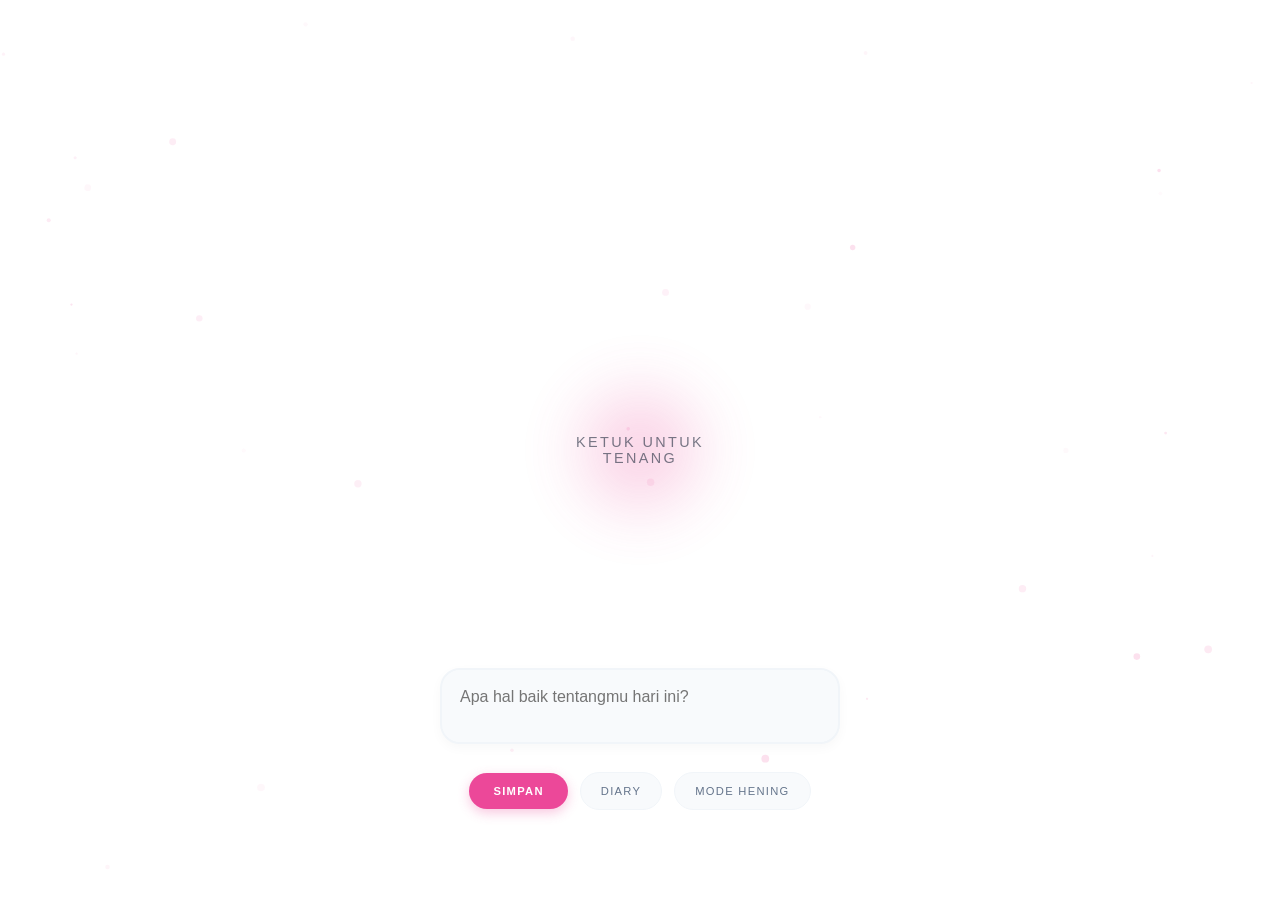
<file: love-me/index.html>
<!DOCTYPE html>
<html lang="id">
<head>
    <meta charset="UTF-8">
    <meta name="viewport" content="width=device-width, initial-scale=1.0, viewport-fit=cover">
    <title>💝 Love Me: Pesan Cinta untuk Dirimu</title>
    <style>
        :root {
            --bg-color: #ffffff;
            --accent-color: #ec4899;
            --accent-soft: #fdf2f8;
            --text-main: #1e293b;
            --text-dim: #64748b;
            --transition: all 0.6s cubic-bezier(0.4, 0, 0.2, 1);
            --font-stack: -apple-system, BlinkMacSystemFont, "Segoe UI", Roboto, Helvetica, Arial, sans-serif;
        }

        * {
            margin: 0;
            padding: 0;
            box-sizing: border-box;
            -webkit-tap-highlight-color: transparent;
        }

        body {
            font-family: var(--font-stack);
            background-color: var(--bg-color);
            color: var(--text-main);
            overflow: hidden;
            height: 100vh;
            display: flex;
            flex-direction: column;
            justify-content: center;
            align-items: center;
            transition: background-color 1.2s ease;
        }

        #zen-canvas {
            position: fixed;
            top: 0;
            left: 0;
            z-index: -1;
            width: 100%;
            height: 100%;
            opacity: 0.6;
        }

        /* Orb Section */
        .orb-container {
            position: relative;
            display: flex;
            justify-content: center;
            align-items: center;
            cursor: pointer;
            transition: transform 0.3s ease;
            z-index: 10;
        }

        .orb-container.input-active {
            pointer-events: none;
        }

        .orb {
            width: 180px;
            height: 180px;
            background: radial-gradient(circle, var(--accent-color), transparent 70%);
            border-radius: 50%;
            filter: blur(25px);
            opacity: 0.3;
            animation: breathe 8s infinite ease-in-out;
        }

        @keyframes breathe {
            0%, 100% { transform: scale(1); opacity: 0.2; }
            50% { transform: scale(1.6); opacity: 0.5; }
        }

        .orb-text {
            position: absolute;
            font-size: 0.9rem;
            letter-spacing: 0.15rem;
            text-transform: uppercase;
            color: var(--text-main);
            opacity: 0.6;
            pointer-events: none;
            text-align: center;
            font-weight: 500;
            transition: opacity 0.4s ease, transform 0.4s ease;
        }

        .orb-text.fade-out {
            opacity: 0;
            transform: translateY(-10px);
        }

        /* Feedback Text - Separated from Orb */
        #feedback-text {
            position: absolute;
            top: 25%;
            left: 50%;
            transform: translateX(-50%);
            font-size: 1.1rem;
            font-weight: 600;
            color: var(--accent-color);
            text-align: center;
            opacity: 0;
            transition: opacity 0.8s ease;
            pointer-events: none;
            z-index: 15;
        }

        #feedback-text.show {
            opacity: 1;
        }

        /* UI Content with Delayed Entry */
        .content {
            position: absolute;
            bottom: 10%;
            width: 85%;
            max-width: 400px;
            text-align: center;
            transition: var(--transition);
            /* Initial state for intro animation */
            opacity: 0;
            transform: translateY(20px);
        }

        .content.ready {
            opacity: 1;
            transform: translateY(0);
        }

        .journal-input {
            width: 100%;
            background: #f8fafc;
            border: 2px solid #f1f5f9;
            border-radius: 20px;
            padding: 18px;
            color: var(--text-main);
            font-family: var(--font-stack);
            font-size: 1rem;
            outline: none;
            margin-bottom: 24px;
            resize: none;
            transition: var(--transition);
            box-shadow: 0 4px 12px rgba(0,0,0,0.03);
        }

        .journal-input:focus {
            border-color: var(--accent-color);
            background: #fff;
            box-shadow: 0 8px 20px rgba(236, 72, 153, 0.1);
        }

        .nav-buttons {
            display: flex;
            justify-content: center;
            align-items: center;
            gap: 12px;
        }

        button {
            background: #f8fafc;
            border: 1px solid #f1f5f9;
            color: var(--text-dim);
            font-family: var(--font-stack);
            font-size: 0.7rem;
            text-transform: uppercase;
            letter-spacing: 0.08rem;
            padding: 12px 20px;
            cursor: pointer;
            transition: var(--transition);
            border-radius: 30px;
            font-weight: 500;
        }

        #btn-save {
            background-color: var(--accent-color);
            color: white;
            border: none;
            padding: 12px 24px;
            font-weight: 600;
            box-shadow: 0 4px 12px rgba(236, 72, 153, 0.3);
        }

        #btn-save:active {
            transform: scale(0.95);
        }

        button.active-mode {
            color: var(--accent-color);
            background: var(--accent-soft);
            border-color: var(--accent-soft);
        }

        .hidden {
            opacity: 0 !important;
            pointer-events: none;
            transform: translateY(30px);
        }

        /* History Overlay */
        #log-overlay {
            position: fixed;
            top: 0;
            left: 0;
            width: 100%;
            height: 100%;
            background: #ffffff;
            z-index: 100;
            padding: 60px 24px;
            overflow-y: auto;
            display: none;
            animation: slideUp 0.5s cubic-bezier(0.4, 0, 0.2, 1);
        }

        @keyframes slideUp {
            from { transform: translateY(100%); }
            to { transform: translateY(0); }
        }

        .history-header {
            display: flex;
            justify-content: flex-end;
            align-items: center;
            margin-bottom: 35px;
        }

        .log-item {
            position: relative;
            padding: 24px;
            background: #f8fafc;
            border: 1px solid #f1f5f9;
            border-radius: 24px;
            margin-bottom: 20px;
        }

        .log-date {
            display: block;
            font-size: 0.7rem;
            color: var(--accent-color);
            margin-bottom: 10px;
            font-weight: 700;
            text-transform: uppercase;
        }

        .log-text { font-size: 1rem; line-height: 1.6; }

        .delete-item {
            position: absolute;
            top: 15px;
            right: 15px;
            color: #cbd5e1;
            font-size: 1.4rem;
            padding: 5px;
            cursor: pointer;
        }

        .clear-all { color: #ef4444; font-size: 0.7rem; font-weight: 600; border: none; background: none; }

        .close-btn {
            position: fixed;
            top: 20px;
            left: 20px;
            font-size: 2rem;
            color: var(--text-main);
            z-index: 101;
            cursor: pointer;
        }
    </style>
</head>
<body>

    <canvas id="zen-canvas"></canvas>

    <!-- Separated Feedback Text -->
    <div id="feedback-text"></div>

    <div class="orb-container" id="orb-trigger">
        <div class="orb"></div>
        <div class="orb-text" id="status-text">Ketuk untuk Tenang</div>
    </div>

    <div class="content" id="main-ui">
        <textarea id="compassion-input" class="journal-input" placeholder="Apa hal baik tentangmu hari ini?" rows="2"></textarea>
        
        <div class="nav-buttons">
            <button id="btn-save">Simpan</button>
            <button id="btn-history">Diary</button>
            <button id="btn-zen">Mode Hening</button>
        </div>
    </div>

    <div id="log-overlay">
        <span class="close-btn" id="close-history">×</span>
        <div class="history-header">
            <button class="clear-all" id="btn-clear-all">Hapus Semua</button>
        </div>
        <div id="log-container"></div>
    </div>

    <script>
        // State
        let isZenActive = false;
        let isInhale = true;
        let audioCtx = null;
        let oscillator = null;
        let gainNode = null;

        // Background color constants
        const zenBg = "#fff0f6";
        const normalBg = "#ffffff";

        const canvas = document.getElementById('zen-canvas');
        const ctx = canvas.getContext('2d');
        const orbTrigger = document.getElementById('orb-trigger');
        const statusText = document.getElementById('status-text');
        const feedbackText = document.getElementById('feedback-text');
        const mainUi = document.getElementById('main-ui');
        const input = document.getElementById('compassion-input');
        const btnSave = document.getElementById('btn-save');
        const btnHistory = document.getElementById('btn-history');
        const btnClearAll = document.getElementById('btn-clear-all');
        const btnZen = document.getElementById('btn-zen');
        const logOverlay = document.getElementById('log-overlay');
        const logContainer = document.getElementById('log-container');
        const closeHistory = document.getElementById('close-history');

        // Security: XSS Guard
        function escapeHTML(str) {
            const p = document.createElement('p');
            p.textContent = str;
            return p.innerHTML;
        }

        // Particle System
        const particles = [];
        function createParticles() {
            particles.length = 0;
            for (let i = 0; i < 35; i++) {
                particles.push({
                    x: Math.random() * canvas.width,
                    y: Math.random() * canvas.height,
                    size: Math.random() * 3 + 1,
                    speed: Math.random() * 0.4 + 0.1,
                    opacity: Math.random() * 0.3
                });
            }
        }

        function resize() {
            canvas.width = window.innerWidth;
            canvas.height = window.innerHeight;
            createParticles(); // Improvement: Reset position on resize
        }
        window.addEventListener('resize', resize);
        resize();

        function animate() {
            ctx.clearRect(0, 0, canvas.width, canvas.height);
            particles.forEach(p => {
                p.y -= p.speed;
                if (p.y < 0) p.y = canvas.height;
                ctx.fillStyle = `rgba(236, 72, 153, ${p.opacity})`;
                ctx.beginPath();
                ctx.arc(p.x, p.y, p.size, 0, Math.PI * 2);
                ctx.fill();
            });
            requestAnimationFrame(animate);
        }
        animate();

        // Audio Logic
        function toggleZenAudio() {
            if (!audioCtx) audioCtx = new (window.AudioContext || window.webkitAudioContext)();

            if (!isZenActive) {
                // Bug fix: Clean existing oscillator before starting new one
                if (oscillator) {
                    try { oscillator.stop(); } catch(e) {}
                    oscillator = null;
                }

                oscillator = audioCtx.createOscillator();
                gainNode = audioCtx.createGain();
                oscillator.type = 'sine';
                oscillator.frequency.setValueAtTime(160, audioCtx.currentTime); 
                gainNode.gain.setValueAtTime(0, audioCtx.currentTime);
                gainNode.gain.linearRampToValueAtTime(0.08, audioCtx.currentTime + 2); 
                oscillator.connect(gainNode);
                gainNode.connect(audioCtx.destination);
                oscillator.start();
                
                isZenActive = true;
                isInhale = true;
                statusText.innerText = "Tarik Napas...";
                mainUi.classList.add('hidden');
                btnZen.classList.add('active-mode');
                
                // Change background to Zen mode
                document.body.style.backgroundColor = zenBg;
            } else {
                if (gainNode) {
                    gainNode.gain.linearRampToValueAtTime(0, audioCtx.currentTime + 1);
                    setTimeout(() => {
                        if (oscillator) {
                            oscillator.stop();
                            oscillator = null;
                        }
                        isZenActive = false;
                        statusText.innerText = "Ketuk untuk Tenang";
                        mainUi.classList.remove('hidden');
                        btnZen.classList.remove('active-mode');
                        
                        // Restore normal background
                        document.body.style.backgroundColor = normalBg;
                    }, 1000);
                }
            }
        }

        // Data Storage
        function getLogs() { return JSON.parse(localStorage.getItem('love_me_logs') || '[]'); }
        function saveLogs(logs) { localStorage.setItem('love_me_logs', JSON.stringify(logs)); }

        function saveToLog() {
            const text = input.value.trim();
            if (!text) return;

            const logs = getLogs();
            logs.unshift({
                id: Date.now(),
                text: text,
                date: new Date().toLocaleDateString('id-ID', { day: 'numeric', month: 'long', year: 'numeric' })
            });
            saveLogs(logs);
            
            input.value = '';
            
            // UX Improvement: Random affirmative messages (now in separate feedback div)
            const messages = [
                "Kamu sudah berjuang hari ini 💝",
                "Terima kasih sudah bertahan 💓",
                "Itu sungguh sangat berarti 💗",
                "Aku bangga sama kamu 💞",
                "Istirahatlah sejenak 💖"
            ];
            feedbackText.innerText = messages[Math.floor(Math.random() * messages.length)];
            feedbackText.classList.add('show');
            
            // Micro-interaction: Orb reaction
            orbTrigger.style.transform = "scale(1.1)";
            setTimeout(() => {
                orbTrigger.style.transform = "scale(1)";
                setTimeout(() => { 
                    feedbackText.classList.remove('show');
                }, 2500);
            }, 200);
        }

        window.deleteLog = function(id) {
            let logs = getLogs();
            logs = logs.filter(l => l.id !== id);
            saveLogs(logs);
            renderHistory();
        };

        function renderHistory() {
            const logs = getLogs();
            logContainer.innerHTML = logs.length 
                ? logs.map(l => `
                    <div class="log-item">
                        <span class="delete-item" onclick="deleteLog(${l.id})">×</span>
                        <span class="log-date">${l.date}</span>
                        <div class="log-text">${escapeHTML(l.text)}</div>
                    </div>
                `).join('')
                : '<div style="text-align:center; padding-top: 50px; color:var(--text-dim)">Belum ada pesan cinta untuk dirimu...</div>';
        }

        // Input Focus/Blur Handler
        input.addEventListener('focus', () => {
            statusText.classList.add('fade-out');
            orbTrigger.classList.add('input-active');
        });

        input.addEventListener('blur', () => {
            statusText.classList.remove('fade-out');
            orbTrigger.classList.remove('input-active');
        });

        // Event Listeners
        orbTrigger.addEventListener('click', toggleZenAudio);
        btnZen.addEventListener('click', toggleZenAudio);
        btnSave.addEventListener('click', saveToLog);
        btnHistory.addEventListener('click', () => { renderHistory(); logOverlay.style.display = 'block'; });
        btnClearAll.addEventListener('click', () => { if(confirm("Hapus semua memori?")) { saveLogs([]); renderHistory(); } });
        closeHistory.addEventListener('click', () => { logOverlay.style.display = 'none'; });

        // Mobile Friendly: Enter to save
        input.addEventListener('keydown', (e) => {
            if (e.key === 'Enter' && !e.shiftKey) {
                e.preventDefault();
                saveToLog();
            }
        });

        // Breathing cycle text
        setInterval(() => {
            if (isZenActive) {
                if (isInhale) {
                    statusText.innerText = "Tarik Napas...";
                } else {
                    statusText.innerText = "Hembuskan...";
                }
                isInhale = !isInhale;
            }
        }, 4000);

        // Intro Animation on load
        window.onload = () => {
            setTimeout(() => {
                mainUi.classList.add('ready');
            }, 1000); // 1s delay then 1s transition via CSS
        };
    </script>
</body>
</html>
</file>
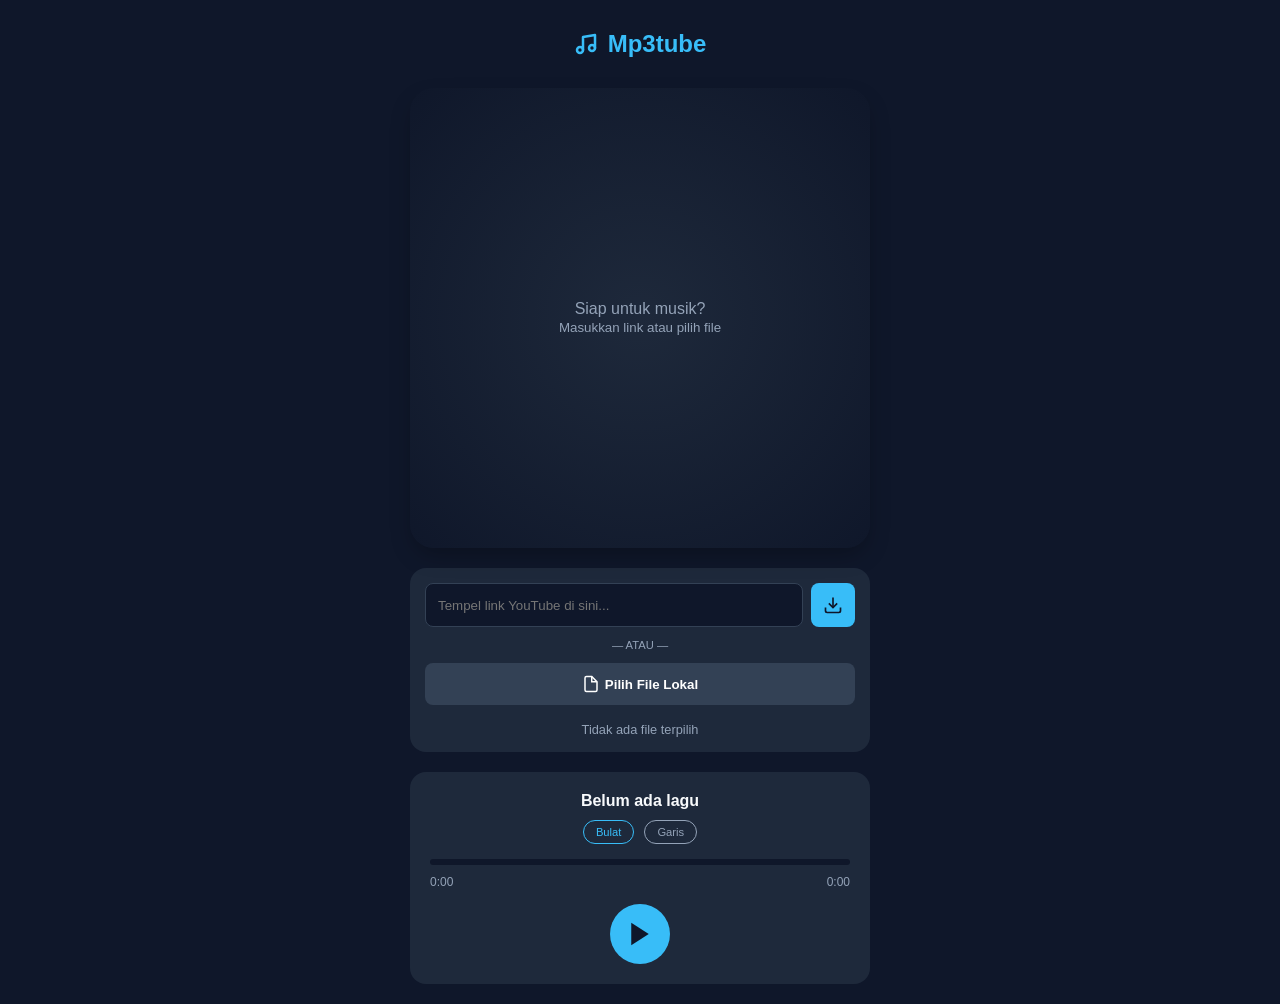
<file: mp3tube/index.html>
<!DOCTYPE html>
<html lang="id">
<head>
    <meta charset="UTF-8">
    <meta name="viewport" content="width=device-width, initial-scale=1.0">
    <title>🎵 Mp3tube - Visualizer Musik</title>
    <style>
        :root {
            --bg-color: #0f172a;
            --card-bg: #1e293b;
            --primary: #38bdf8;
            --accent: #f43f5e;
            --text-main: #f8fafc;
            --text-dim: #94a3b8;
        }

        * {
            box-sizing: border-box;
            margin: 0;
            padding: 0;
            -webkit-tap-highlight-color: transparent;
        }

        body {
            font-family: -apple-system, BlinkMacSystemFont, "Segoe UI", Roboto, Helvetica, Arial, sans-serif;
            background-color: var(--bg-color);
            color: var(--text-main);
            overflow-x: hidden;
            display: flex;
            flex-direction: column;
            min-height: 100vh;
        }

        /* Layout */
        .app-container {
            max-width: 500px;
            margin: 0 auto;
            width: 100%;
            padding: 20px;
            display: flex;
            flex-direction: column;
            gap: 20px;
            flex-grow: 1;
        }

        header {
            text-align: center;
            padding: 10px 0;
        }

        .logo {
            display: flex;
            align-items: center;
            justify-content: center;
            gap: 10px;
            font-weight: 800;
            font-size: 1.5rem;
            color: var(--primary);
        }

        /* Visualizer Stage */
        .visualizer-container {
            position: relative;
            width: 100%;
            aspect-ratio: 1/1;
            background: radial-gradient(circle, #1e293b 0%, #0f172a 100%);
            border-radius: 24px;
            box-shadow: 0 10px 25px -5px rgba(0,0,0,0.3);
            overflow: hidden;
            display: flex;
            align-items: center;
            justify-content: center;
        }

        #visualizerCanvas {
            width: 100%;
            height: 100%;
        }

        /* Input Controls */
        .input-group {
            background: var(--card-bg);
            padding: 15px;
            border-radius: 16px;
            display: flex;
            flex-direction: column;
            gap: 12px;
        }

        .url-input-wrapper {
            display: flex;
            gap: 8px;
        }

        input[type="text"] {
            flex-grow: 1;
            background: #0f172a;
            border: 1px solid #334155;
            border-radius: 8px;
            padding: 12px;
            color: white;
            outline: none;
        }

        input[type="text"]:focus {
            border-color: var(--primary);
        }

        .btn {
            border: none;
            border-radius: 8px;
            padding: 12px;
            cursor: pointer;
            font-weight: 600;
            display: flex;
            align-items: center;
            justify-content: center;
            gap: 5px;
            transition: opacity 0.2s;
        }

        .btn:active { opacity: 0.7; }

        .btn-primary { background: var(--primary); color: #0f172a; }
        .btn-secondary { background: #334155; color: white; width: 100%; }

        .file-upload-label {
            font-size: 0.8rem;
            color: var(--text-dim);
            text-align: center;
            display: block;
            margin-top: 5px;
        }

        /* Player Controls */
        .player-controls {
            background: var(--card-bg);
            border-radius: 16px;
            padding: 20px;
        }

        .track-info {
            text-align: center;
            margin-bottom: 15px;
        }

        .track-title {
            font-weight: 700;
            white-space: nowrap;
            overflow: hidden;
            text-overflow: ellipsis;
        }

        .progress-container {
            width: 100%;
            height: 6px;
            background: #0f172a;
            border-radius: 3px;
            margin: 10px 0;
            position: relative;
            cursor: pointer;
        }

        #progressBar {
            height: 100%;
            background: var(--primary);
            border-radius: 3px;
            width: 0%;
        }

        .time-info {
            display: flex;
            justify-content: space-between;
            font-size: 0.75rem;
            color: var(--text-dim);
        }

        .main-actions {
            display: flex;
            justify-content: center;
            align-items: center;
            gap: 30px;
            margin-top: 15px;
        }

        .play-btn {
            width: 60px;
            height: 60px;
            border-radius: 50%;
            background: var(--primary);
            display: flex;
            align-items: center;
            justify-content: center;
            color: #0f172a;
            border: none;
        }

        .mode-toggle {
            background: transparent;
            border: 1px solid var(--text-dim);
            color: var(--text-dim);
            padding: 5px 12px;
            border-radius: 20px;
            font-size: 0.7rem;
        }

        .mode-toggle.active {
            border-color: var(--primary);
            color: var(--primary);
        }

        /* Modal */
        .modal-overlay {
            position: fixed;
            top: 0; left: 0; right: 0; bottom: 0;
            background: rgba(0,0,0,0.8);
            display: none;
            align-items: center;
            justify-content: center;
            padding: 20px;
            z-index: 100;
        }

        .modal {
            background: var(--card-bg);
            padding: 25px;
            border-radius: 20px;
            width: 100%;
            max-width: 350px;
            text-align: center;
        }

        .modal h3 { color: var(--accent); margin-bottom: 10px; }
        .modal p { color: var(--text-dim); margin-bottom: 20px; font-size: 0.9rem; }

        /* Utils */
        .hidden { display: none; }
        .loading { animation: spin 1s linear infinite; }
        @keyframes spin { 100% { transform: rotate(360deg); } }
    </style>
</head>
<body>

    <div class="app-container">
        <header>
            <div class="logo">
                <svg width="24" height="24" viewBox="0 0 24 24" fill="none" stroke="currentColor" stroke-width="2.5" stroke-linecap="round" stroke-linejoin="round"><path d="M9 18V5l12-2v13"></path><circle cx="6" cy="18" r="3"></circle><circle cx="18" cy="16" r="3"></circle></svg>
                Mp3tube
            </div>
        </header>

        <div class="visualizer-container">
            <canvas id="visualizerCanvas"></canvas>
            <div id="emptyState" style="position: absolute; text-align: center; color: var(--text-dim);">
                <p>Siap untuk musik?</p>
                <small>Masukkan link atau pilih file</small>
            </div>
        </div>

        <div class="input-group">
            <div class="url-input-wrapper">
                <input type="text" id="ytUrl" placeholder="Tempel link YouTube di sini...">
                <button class="btn btn-primary" id="fetchBtn">
                    <svg width="20" height="20" viewBox="0 0 24 24" fill="none" stroke="currentColor" stroke-width="2"><path d="M21 15v4a2 2 0 0 1-2 2H5a2 2 0 0 1-2-2v-4"></path><polyline points="7 10 12 15 17 10"></polyline><line x1="12" y1="15" x2="12" y2="3"></line></svg>
                </button>
            </div>
            
            <div style="text-align: center; font-size: 0.7rem; color: var(--text-dim);">— ATAU —</div>
            
            <button class="btn btn-secondary" onclick="document.getElementById('fileInput').click()">
                <svg width="18" height="18" viewBox="0 0 24 24" fill="none" stroke="currentColor" stroke-width="2"><path d="M13 2H6a2 2 0 0 0-2 2v16a2 2 0 0 0 2 2h12a2 2 0 0 0 2-2V9z"></path><polyline points="13 2 13 9 20 9"></polyline></svg>
                Pilih File Lokal
            </button>
            <input type="file" id="fileInput" class="hidden" accept="audio/*">
            <span class="file-upload-label" id="fileNameDisplay">Tidak ada file terpilih</span>
        </div>

        <div class="player-controls">
            <div class="track-info">
                <div class="track-title" id="currentTitle">Belum ada lagu</div>
                <div style="display: flex; justify-content: center; gap: 10px; margin-top: 10px;">
                    <button class="mode-toggle active" id="modeCircle">Bulat</button>
                    <button class="mode-toggle" id="modeBar">Garis</button>
                </div>
            </div>

            <div class="progress-container" id="seekContainer">
                <div id="progressBar"></div>
            </div>
            <div class="time-info">
                <span id="currentTime">0:00</span>
                <span id="duration">0:00</span>
            </div>

            <div class="main-actions">
                <button class="play-btn" id="playPauseBtn">
                    <svg id="playIcon" width="30" height="30" viewBox="0 0 24 24" fill="currentColor"><polygon points="5 3 19 12 5 21 5 3"></polygon></svg>
                    <svg id="pauseIcon" class="hidden" width="30" height="30" viewBox="0 0 24 24" fill="currentColor"><rect x="6" y="4" width="4" height="16"></rect><rect x="14" y="4" width="4" height="16"></rect></svg>
                </button>
            </div>
        </div>
    </div>

    <!-- Modal Fallback -->
    <div class="modal-overlay" id="errorModal">
        <div class="modal">
            <svg width="50" height="50" viewBox="0 0 24 24" fill="none" stroke="#f43f5e" stroke-width="2" style="margin-bottom:15px"><circle cx="12" cy="12" r="10"></circle><line x1="12" y1="8" x2="12" y2="12"></line><line x1="12" y1="16" x2="12.01" y2="16"></line></svg>
            <h3 id="errorTitle">Ups! Terjadi Kesalahan</h3>
            <p id="errorMsg">Gagal memproses link YouTube. Coba gunakan file lokal sebagai gantinya.</p>
            <button class="btn btn-primary" style="width:100%" onclick="closeModal()">Tutup</button>
        </div>
    </div>

    <audio id="audioElement" crossorigin="anonymous"></audio>

    <script>
        // State Management
        const state = {
            isPlaying: false,
            visualMode: 'circle', // 'circle' or 'bar'
            audioContext: null,
            analyser: null,
            source: null,
            dataArray: null,
            animationId: null
        };

        // DOM Elements
        const audio = document.getElementById('audioElement');
        const canvas = document.getElementById('visualizerCanvas');
        const ctx = canvas.getContext('2d');
        const playPauseBtn = document.getElementById('playPauseBtn');
        const playIcon = document.getElementById('playIcon');
        const pauseIcon = document.getElementById('pauseIcon');
        const progressBar = document.getElementById('progressBar');
        const seekContainer = document.getElementById('seekContainer');
        const ytUrlInput = document.getElementById('ytUrl');
        const fetchBtn = document.getElementById('fetchBtn');
        const fileInput = document.getElementById('fileInput');
        const currentTitle = document.getElementById('currentTitle');
        const emptyState = document.getElementById('emptyState');

        // Initialize Canvas Size
        function resizeCanvas() {
            const container = canvas.parentElement;
            canvas.width = container.clientWidth * window.devicePixelRatio;
            canvas.height = container.clientHeight * window.devicePixelRatio;
        }
        window.addEventListener('resize', resizeCanvas);
        resizeCanvas();

        // Audio Setup
        function initAudioContext() {
            if (state.audioContext) return;
            
            state.audioContext = new (window.AudioContext || window.webkitAudioContext)();
            state.analyser = state.audioContext.createAnalyser();
            state.source = state.audioContext.createMediaElementSource(audio);
            state.source.connect(state.analyser);
            state.analyser.connect(state.audioContext.destination);
            
            state.analyser.fftSize = 256;
            const bufferLength = state.analyser.frequencyBinCount;
            state.dataArray = new Uint8Array(bufferLength);
        }

        // Visualizer Loop
        function draw() {
            state.animationId = requestAnimationFrame(draw);
            state.analyser.getByteFrequencyData(state.dataArray);

            ctx.clearRect(0, 0, canvas.width, canvas.height);

            if (state.visualMode === 'circle') {
                drawCircle();
            } else {
                drawBars();
            }
        }

        function drawBars() {
            const barWidth = (canvas.width / state.dataArray.length) * 2.5;
            let barHeight;
            let x = 0;

            for (let i = 0; i < state.dataArray.length; i++) {
                barHeight = (state.dataArray[i] / 255) * canvas.height * 0.8;
                
                // Color Gradient
                const r = 56 + (i * 2);
                const g = 189;
                const b = 248;

                ctx.fillStyle = `rgb(${r},${g},${b})`;
                ctx.fillRect(x, canvas.height - barHeight, barWidth, barHeight);

                x += barWidth + 1;
            }
        }

        function drawCircle() {
            const centerX = canvas.width / 2;
            const centerY = canvas.height / 2;
            const radius = Math.min(centerX, centerY) * 0.4;

            ctx.beginPath();
            ctx.arc(centerX, centerY, radius, 0, 2 * Math.PI);
            ctx.strokeStyle = '#1e293b';
            ctx.lineWidth = 2;
            ctx.stroke();

            for (let i = 0; i < state.dataArray.length; i++) {
                const barHeight = (state.dataArray[i] / 255) * radius * 0.8;
                const angle = (i / state.dataArray.length) * Math.PI * 2;
                
                const xStart = centerX + Math.cos(angle) * radius;
                const yStart = centerY + Math.sin(angle) * radius;
                const xEnd = centerX + Math.cos(angle) * (radius + barHeight);
                const yEnd = centerY + Math.sin(angle) * (radius + barHeight);

                ctx.strokeStyle = `hsl(${200 + i}, 80%, 60%)`;
                ctx.lineWidth = 4;
                ctx.lineCap = 'round';
                ctx.beginPath();
                ctx.moveTo(xStart, yStart);
                ctx.lineTo(xEnd, yEnd);
                ctx.stroke();
            }
        }

        // Control Logic
        playPauseBtn.addEventListener('click', () => {
            if (!audio.src) return;
            
            initAudioContext();
            if (state.audioContext.state === 'suspended') {
                state.audioContext.resume();
            }

            if (state.isPlaying) {
                audio.pause();
            } else {
                audio.play();
                if (!state.animationId) draw();
            }
        });

        audio.onplay = () => {
            state.isPlaying = true;
            playIcon.classList.add('hidden');
            pauseIcon.classList.remove('hidden');
            emptyState.classList.add('hidden');
        };

        audio.onpause = () => {
            state.isPlaying = false;
            playIcon.classList.remove('hidden');
            pauseIcon.classList.add('hidden');
        };

        audio.ontimeupdate = () => {
            const progress = (audio.currentTime / audio.duration) * 100;
            progressBar.style.width = `${progress}%`;
            document.getElementById('currentTime').textContent = formatTime(audio.currentTime);
            document.getElementById('duration').textContent = formatTime(audio.duration);
        };

        seekContainer.addEventListener('click', (e) => {
            const rect = seekContainer.getBoundingClientRect();
            const pos = (e.clientX - rect.left) / rect.width;
            audio.currentTime = pos * audio.duration;
        });

        function formatTime(seconds) {
            if (isNaN(seconds)) return "0:00";
            const mins = Math.floor(seconds / 60);
            const secs = Math.floor(seconds % 60);
            return `${mins}:${secs.toString().padStart(2, '0')}`;
        }

        // File & API Logic
        fileInput.addEventListener('change', (e) => {
            const file = e.target.files[0];
            if (file) {
                const url = URL.createObjectURL(file);
                loadTrack(url, file.name);
                document.getElementById('fileNameDisplay').textContent = file.name;
            }
        });

        fetchBtn.addEventListener('click', async () => {
            const url = ytUrlInput.value.trim();
            if (!url) return;

            fetchBtn.innerHTML = '<svg class="loading" width="20" height="20" viewBox="0 0 24 24" fill="none" stroke="currentColor" stroke-width="2"><path d="M21 12a9 9 0 1 1-6.219-8.56"></path></svg>';
            
            try {
                // Catatan: Ini menggunakan API pihak ketiga publik sebagai contoh
                // Dalam skenario nyata, API ini bisa berubah atau rate-limited
                const videoId = extractVideoId(url);
                if (!videoId) throw new Error("Link tidak valid");

                // Menggunakan public proxy/converter (Hanya untuk demo, reliabilitas tergantung provider luar)
                // Kita coba panggil API simulasi yang sering digunakan untuk edukasi
                const apiUrl = `https://api.vevioz.com/api/button/mp3/${videoId}`;
                
                // Karena kita tidak bisa mengakses iframe/redirect secara langsung dengan mudah,
                // kita beri instruksi fallback jika gagal fetch.
                // Simulasi kegagalan untuk mendemonstrasikan modal error.
                
                const response = await fetch(`https://api.allorigins.win/get?url=${encodeURIComponent(apiUrl)}`);
                if(!response.ok) throw new Error();

                // Simulasi: Karena keterbatasan API YT langsung di browser (CORS), 
                // kebanyakan butuh backend. Jadi kita munculkan error sebagai pemicu fallback lokal.
                throw new Error("API Limit reached atau CORS block.");

            } catch (err) {
                showError("Gagal Mengambil Audio", "Link YouTube tidak bisa diproses karena kebijakan keamanan browser atau API limit. Silakan gunakan 'Pilih File Lokal' untuk hasil yang stabil.");
            } finally {
                fetchBtn.innerHTML = '<svg width="20" height="20" viewBox="0 0 24 24" fill="none" stroke="currentColor" stroke-width="2"><path d="M21 15v4a2 2 0 0 1-2 2H5a2 2 0 0 1-2-2v-4"></path><polyline points="7 10 12 15 17 10"></polyline><line x1="12" y1="15" x2="12" y2="3"></line></svg>';
            }
        });

        function extractVideoId(url) {
            const regExp = /^.*(youtu.be\/|v\/|u\/\w\/|embed\/|watch\?v=|\&v=)([^#\&\?]*).*/;
            const match = url.match(regExp);
            return (match && match[2].length == 11) ? match[2] : null;
        }

        function loadTrack(url, title) {
            audio.src = url;
            currentTitle.textContent = title;
            audio.play().catch(() => {
                // Autoplay blocked
                playIcon.classList.remove('hidden');
                pauseIcon.classList.add('hidden');
            });
            initAudioContext();
            if (!state.animationId) draw();
        }

        // UI Toggles
        document.getElementById('modeCircle').addEventListener('click', function() {
            state.visualMode = 'circle';
            this.classList.add('active');
            document.getElementById('modeBar').classList.remove('active');
        });

        document.getElementById('modeBar').addEventListener('click', function() {
            state.visualMode = 'bar';
            this.classList.add('active');
            document.getElementById('modeCircle').classList.remove('active');
        });

        function showError(title, msg) {
            document.getElementById('errorTitle').textContent = title;
            document.getElementById('errorMsg').textContent = msg;
            document.getElementById('errorModal').style.display = 'flex';
        }

        function closeModal() {
            document.getElementById('errorModal').style.display = 'none';
        }

        // LocalStorage save (Metadata sederhana)
        audio.addEventListener('play', () => {
            const history = JSON.parse(localStorage.getItem('mp3tube_history') || '[]');
            const entry = { title: currentTitle.textContent, date: new Date().toISOString() };
            if (history[0]?.title !== entry.title) {
                history.unshift(entry);
                localStorage.setItem('mp3tube_history', JSON.stringify(history.slice(0, 5)));
            }
        });

    </script>
</body>
</html>
</file>
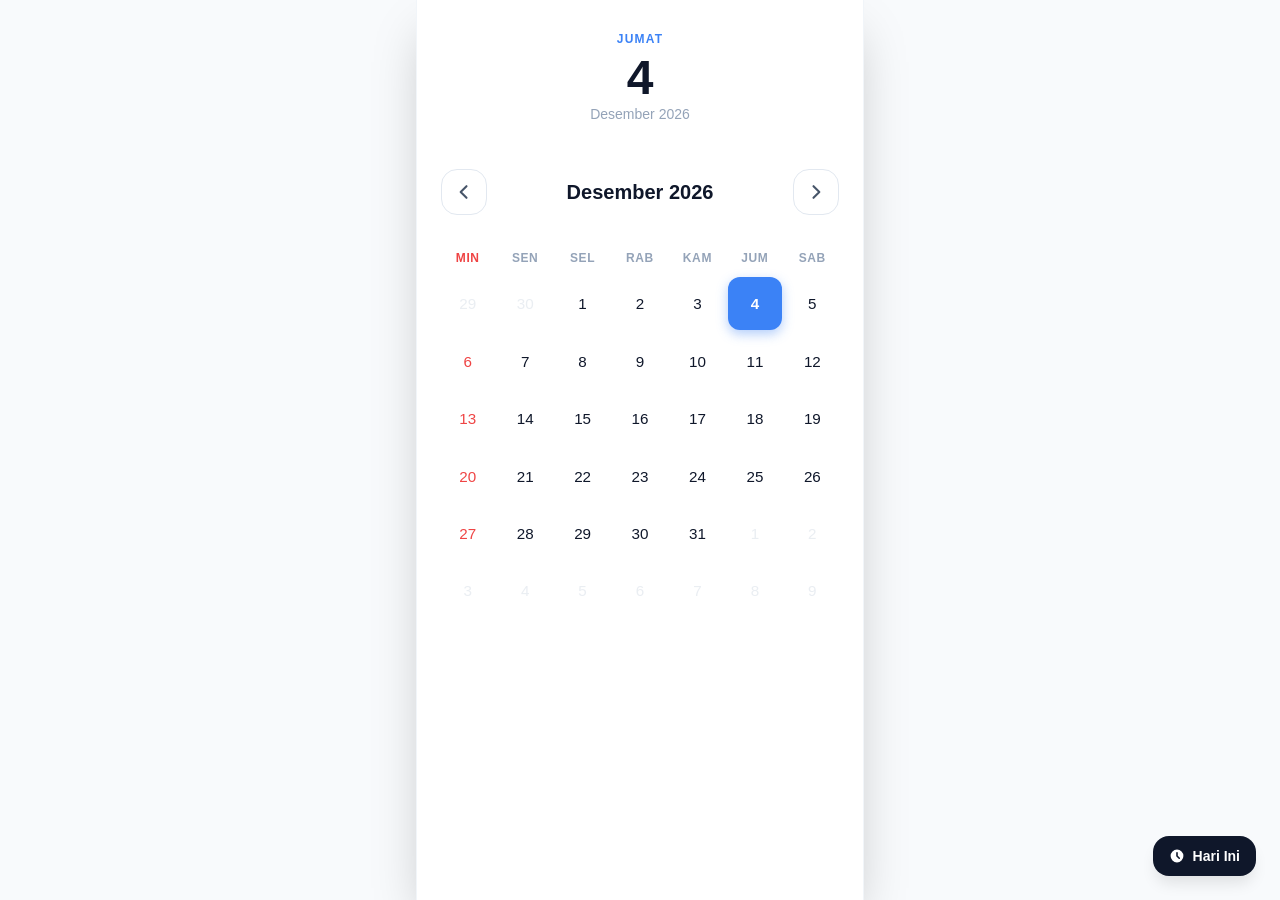
<file: simpel-kalender/index.html>
<!DOCTYPE html>
<html lang="id">
<head>
    <meta charset="UTF-8">
    <meta name="viewport" content="width=device-width, initial-scale=1.0">
    <title>📆 Simpel Kalender Indonesia</title>
    <style>
        * {
            margin: 0;
            padding: 0;
            box-sizing: border-box;
        }

        body {
            font-family: -apple-system, BlinkMacSystemFont, 'Segoe UI', 'Roboto', 'Helvetica', 'Arial', sans-serif;
            background-color: #f8fafc;
            color: #0f172a;
            touch-action: manipulation;
        }

        .container {
            max-width: 28rem;
            margin: 0 auto;
            min-height: 100vh;
            background: white;
            box-shadow: 0 25px 50px -12px rgba(0, 0, 0, 0.25);
            border-left: 1px solid #f1f5f9;
            border-right: 1px solid #f1f5f9;
            display: flex;
            flex-direction: column;
            padding-bottom: 6rem;
        }

        header {
            padding: 2rem 2rem 1rem;
            text-align: center;
            cursor: pointer;
            position: relative;
        }

        header:hover .copy-hint {
            opacity: 1;
        }

        .current-day-name {
            color: #3b82f6;
            font-weight: 700;
            text-transform: uppercase;
            font-size: 0.75rem;
            letter-spacing: 0.1em;
            margin-bottom: 0.5rem;
        }

        .current-date-big {
            font-size: 3rem;
            font-weight: 800;
            color: #0f172a;
            line-height: 1;
        }

        .current-month-year {
            color: #94a3b8;
            font-weight: 500;
            margin-top: 0.25rem;
            font-size: 0.875rem;
        }

        .copy-hint {
            margin-top: 0.75rem;
            display: inline-block;
            padding: 0.25rem 0.75rem;
            background: #f8fafc;
            border-radius: 9999px;
            font-size: 0.625rem;
            color: #94a3b8;
            font-weight: 700;
            text-transform: uppercase;
            opacity: 0;
            transition: opacity 0.2s;
        }

        main {
            padding: 0 1.5rem;
            flex-grow: 1;
        }

        .nav-container {
            display: flex;
            align-items: center;
            justify-content: space-between;
            margin-bottom: 1.5rem;
        }

        .nav-btn {
            background: white;
            border: 1px solid #e2e8f0;
            padding: 0.75rem;
            border-radius: 1rem;
            cursor: pointer;
            transition: all 0.2s;
            display: flex;
            align-items: center;
            justify-content: center;
        }

        .nav-btn:active {
            transform: scale(0.9);
            background: #f1f5f9;
        }

        .nav-btn svg {
            width: 1.25rem;
            height: 1.25rem;
            color: #475569;
        }

        .view-month-year {
            font-weight: 800;
            font-size: 1.25rem;
            color: #0f172a;
        }

        .calendar-grid {
            display: grid;
            grid-template-columns: repeat(7, 1fr);
            gap: 4px;
        }

        .day-header {
            font-weight: 700;
            color: #94a3b8;
            font-size: 0.75rem;
            text-transform: uppercase;
            padding: 0.75rem 0;
            letter-spacing: 0.05em;
            text-align: center;
        }

        .day-header.sunday {
            color: #ef4444;
        }

        .day-cell {
            aspect-ratio: 1 / 1;
            display: flex;
            flex-direction: column;
            align-items: center;
            justify-content: center;
            border-radius: 0.75rem;
            font-size: 0.95rem;
            font-weight: 500;
            transition: all 0.2s cubic-bezier(0.4, 0, 0.2, 1);
            position: relative;
            cursor: default;
        }

        .day-cell.sunday {
            color: #ef4444;
        }

        .today-mark {
            background-color: #3b82f6;
            color: white !important;
            font-weight: 700;
            box-shadow: 0 4px 12px rgba(59, 130, 246, 0.4);
        }

        .holiday-mark {
            color: #ef4444 !important;
            font-weight: 700;
        }

        .holiday-bg {
            background-color: #fef2f2;
            border: 1px solid #fee2e2;
        }

        .other-month {
            color: #cbd5e1;
            opacity: 0.4;
        }

        .event-dot {
            width: 4px;
            height: 4px;
            background-color: #ef4444;
            border-radius: 50%;
            position: absolute;
            bottom: 6px;
        }

        .holiday-list {
            margin-top: 2rem;
        }

        .holiday-list.hidden {
            display: none;
        }

        .holiday-title {
            font-size: 0.75rem;
            font-weight: 700;
            color: #94a3b8;
            text-transform: uppercase;
            letter-spacing: 0.1em;
            margin-bottom: 1rem;
        }

        .holiday-items {
            display: flex;
            flex-direction: column;
            gap: 0.5rem;
        }

        .holiday-item {
            display: flex;
            align-items: start;
            gap: 0.75rem;
            padding: 0.75rem;
            background: #f8fafc;
            border-radius: 0.75rem;
            border: 1px solid #f1f5f9;
        }

        .holiday-item-day {
            font-weight: 700;
            color: #ef4444;
            min-width: 20px;
            font-size: 0.875rem;
        }

        .holiday-item-name {
            font-size: 0.75rem;
            font-weight: 600;
            color: #475569;
        }

        .today-fab {
            position: fixed;
            right: 1.5rem;
            bottom: 1.5rem;
            background: #0f172a;
            color: white;
            padding: 0.75rem 1rem;
            border-radius: 1rem;
            font-weight: 600;
            font-size: 0.875rem;
            box-shadow: 0 10px 15px -3px rgba(0, 0, 0, 0.1);
            display: flex;
            align-items: center;
            gap: 0.5rem;
            z-index: 50;
            border: none;
            cursor: pointer;
            transition: transform 0.2s;
        }

        .today-fab:active {
            transform: scale(0.95);
        }

        .today-fab svg {
            width: 1rem;
            height: 1rem;
        }

        .toast {
            position: fixed;
            bottom: 2rem;
            left: 50%;
            transform: translate(-50%, 20px);
            background: #1e293b;
            color: white;
            padding: 0.75rem 1.5rem;
            border-radius: 9999px;
            font-size: 0.875rem;
            opacity: 0;
            transition: all 0.3s ease;
            pointer-events: none;
            z-index: 100;
        }

        .toast.show {
            opacity: 1;
            transform: translate(-50%, 0);
        }

        .cache-indicator {
            position: fixed;
            top: 1rem;
            right: 1rem;
            background: #10b981;
            color: white;
            padding: 0.25rem 0.5rem;
            border-radius: 0.5rem;
            font-size: 0.625rem;
            font-weight: 700;
            opacity: 0;
            transition: opacity 0.3s;
            z-index: 100;
            pointer-events: none;
        }

        .cache-indicator.show {
            opacity: 1;
        }
    </style>
</head>
<body>
    <div class="container">
        <!-- Header Hari Ini -->
        <header id="copy-trigger">
            <p id="current-day-name" class="current-day-name">...</p>
            <h1 id="current-date-big" class="current-date-big">...</h1>
            <p id="current-month-year" class="current-month-year">...</p>
            <div class="copy-hint">Tap untuk Salin</div>
        </header>

        <!-- Navigation Kalender -->
        <main>
            <div class="nav-container">
                <button id="prev-month" class="nav-btn">
                    <svg xmlns="http://www.w3.org/2000/svg" fill="none" viewBox="0 0 24 24" stroke="currentColor">
                        <path stroke-linecap="round" stroke-linejoin="round" stroke-width="2.5" d="M15 19l-7-7 7-7" />
                    </svg>
                </button>
                <div class="view-month-year" id="view-month-year">...</div>
                <button id="next-month" class="nav-btn">
                    <svg xmlns="http://www.w3.org/2000/svg" fill="none" viewBox="0 0 24 24" stroke="currentColor">
                        <path stroke-linecap="round" stroke-linejoin="round" stroke-width="2.5" d="M9 5l7 7-7 7" />
                    </svg>
                </button>
            </div>

            <div class="calendar-grid">
                <div class="day-header sunday">Min</div>
                <div class="day-header">Sen</div>
                <div class="day-header">Sel</div>
                <div class="day-header">Rab</div>
                <div class="day-header">Kam</div>
                <div class="day-header">Jum</div>
                <div class="day-header">Sab</div>
            </div>
            <div id="calendar-days" class="calendar-grid">
                <!-- JavaScript Injected -->
            </div>

            <!-- Daftar Hari Libur -->
            <div id="holiday-list" class="holiday-list hidden">
                <h4 class="holiday-title">Hari Penting Bulan Ini</h4>
                <div id="holiday-items" class="holiday-items"></div>
            </div>
        </main>

        <!-- Floating Action Button: Back to Today -->
        <button id="go-to-today" class="today-fab">
            <svg xmlns="http://www.w3.org/2000/svg" viewBox="0 0 20 20" fill="currentColor">
                <path fill-rule="evenodd" d="M10 18a8 8 0 100-16 8 8 0 000 16zm1-12a1 1 0 10-2 0v4a1 1 0 00.293.707l2.828 2.829a1 1 0 101.415-1.415L11 9.586V6z" clip-rule="evenodd" />
            </svg>
            Hari Ini
        </button>

        <div id="toast" class="toast">Format tanggal disalin!</div>
        <div id="cache-indicator" class="cache-indicator">Cache ✓</div>
    </div>

    <script>
        const state = {
            today: new Date(),
            viewDate: new Date(),
            holidays: []
        };

        const el = {
            dayName: document.getElementById('current-day-name'),
            dateBig: document.getElementById('current-date-big'),
            monthYear: document.getElementById('current-month-year'),
            viewMonthYear: document.getElementById('view-month-year'),
            calendarDays: document.getElementById('calendar-days'),
            holidayList: document.getElementById('holiday-list'),
            holidayItems: document.getElementById('holiday-items'),
            prevBtn: document.getElementById('prev-month'),
            nextBtn: document.getElementById('next-month'),
            goToToday: document.getElementById('go-to-today'),
            copyTrigger: document.getElementById('copy-trigger'),
            toast: document.getElementById('toast'),
            cacheIndicator: document.getElementById('cache-indicator')
        };

        // LocalStorage Cache Manager
        const CACHE_KEY = 'indonesia_holidays_cache';
        const CACHE_EXPIRY = 7 * 24 * 60 * 60 * 1000; // 7 hari

        function getCachedHolidays(year) {
            try {
                const cache = JSON.parse(localStorage.getItem(CACHE_KEY) || '{}');
                const yearCache = cache[year];
                
                if (yearCache && Date.now() - yearCache.timestamp < CACHE_EXPIRY) {
                    showCacheIndicator();
                    return yearCache.data;
                }
                return null;
            } catch (e) {
                return null;
            }
        }

        function setCachedHolidays(year, data) {
            try {
                const cache = JSON.parse(localStorage.getItem(CACHE_KEY) || '{}');
                cache[year] = {
                    data: data,
                    timestamp: Date.now()
                };
                localStorage.setItem(CACHE_KEY, JSON.stringify(cache));
            } catch (e) {
                console.warn('Gagal menyimpan cache:', e);
            }
        }

        function showCacheIndicator() {
            el.cacheIndicator.classList.add('show');
            setTimeout(() => el.cacheIndicator.classList.remove('show'), 1500);
        }

        async function init() {
            renderTodayHeader();
            await fetchHolidays();
            renderCalendar();
            setupEvents();
        }

        function renderTodayHeader() {
            const d = state.today;
            el.dayName.innerText = d.toLocaleDateString('id-ID', { weekday: 'long' });
            el.dateBig.innerText = d.getDate();
            el.monthYear.innerText = d.toLocaleDateString('id-ID', { month: 'long', year: 'numeric' });
        }

        // Fetch API Hari Libur Indonesia dengan Cache
        async function fetchHolidays() {
            const currentYear = state.viewDate.getFullYear();
            
            // Cek cache dulu
            const cached = getCachedHolidays(currentYear);
            if (cached) {
                state.holidays = cached;
                return;
            }

            // Kalau tidak ada cache, fetch dari API
            try {
                const response = await fetch(`https://api-harilibur.vercel.app/api?year=${currentYear}`);
                if (!response.ok) throw new Error('API error');
                
                const data = await response.json();
                
                // Format data sesuai kebutuhan
                state.holidays = data
                    .filter(item => item.is_national_holiday)
                    .map(item => ({
                        date: item.holiday_date,
                        name: item.holiday_name
                    }));
                
                // Simpan ke cache
                setCachedHolidays(currentYear, state.holidays);
                
            } catch (e) {
                console.warn("Gagal mengambil data libur, menggunakan kalender standar.");
                state.holidays = [];
            }
        }

        function renderCalendar() {
            el.calendarDays.innerHTML = '';
            el.holidayItems.innerHTML = '';
            
            const year = state.viewDate.getFullYear();
            const month = state.viewDate.getMonth();
            
            el.viewMonthYear.innerText = state.viewDate.toLocaleDateString('id-ID', { month: 'long', year: 'numeric' });

            const firstDay = new Date(year, month, 1).getDay();
            const daysInMonth = new Date(year, month + 1, 0).getDate();
            const prevMonthLastDay = new Date(year, month, 0).getDate();

            // 1. Padding Bulan Sebelumnya
            for (let i = firstDay; i > 0; i--) {
                const day = prevMonthLastDay - i + 1;
                const dayOfWeek = (7 - i) % 7;
                addDayCell(day, 'other-month', false, dayOfWeek);
            }

            // 2. Bulan Aktif
            let hasHolidaysThisMonth = false;
            for (let i = 1; i <= daysInMonth; i++) {
                const dateStr = `${year}-${String(month + 1).padStart(2, '0')}-${String(i).padStart(2, '0')}`;
                const holiday = state.holidays.find(h => h.date === dateStr);
                
                const isToday = i === state.today.getDate() && 
                                month === state.today.getMonth() && 
                                year === state.today.getFullYear();
                
                const dayOfWeek = (firstDay + i - 1) % 7;
                
                let classes = isToday ? 'today-mark ' : '';
                if (holiday) {
                    classes += 'holiday-mark holiday-bg ';
                    hasHolidaysThisMonth = true;
                    addHolidayItem(i, holiday.name);
                } else if (dayOfWeek === 0 && !isToday) {
                    // Hari Minggu yang bukan hari ini dan bukan libur nasional
                    classes += 'sunday ';
                }
                
                addDayCell(i, classes, !!holiday, dayOfWeek);
            }

            // Tampilkan daftar hari libur jika ada
            el.holidayList.classList.toggle('hidden', !hasHolidaysThisMonth);

            // 3. Padding Bulan Berikutnya
            const totalCells = 42;
            const filled = firstDay + daysInMonth;
            for (let i = 1; i <= (totalCells - filled); i++) {
                const dayOfWeek = (firstDay + daysInMonth + i - 1) % 7;
                addDayCell(i, 'other-month', false, dayOfWeek);
            }
        }

        function addDayCell(day, className, hasEvent, dayOfWeek) {
            const div = document.createElement('div');
            div.className = `day-cell ${className}`;
            div.innerHTML = `<span>${day}</span>`;
            if (hasEvent) {
                const dot = document.createElement('div');
                dot.className = 'event-dot';
                div.appendChild(dot);
            }
            el.calendarDays.appendChild(div);
        }

        function addHolidayItem(day, name) {
            const div = document.createElement('div');
            div.className = "holiday-item";
            div.innerHTML = `
                <span class="holiday-item-day">${day}</span>
                <span class="holiday-item-name">${name}</span>
            `;
            el.holidayItems.appendChild(div);
        }

        function setupEvents() {
            el.prevBtn.onclick = async () => {
                const oldYear = state.viewDate.getFullYear();
                state.viewDate.setMonth(state.viewDate.getMonth() - 1);
                if (state.viewDate.getFullYear() !== oldYear) await fetchHolidays();
                renderCalendar();
            };

            el.nextBtn.onclick = async () => {
                const oldYear = state.viewDate.getFullYear();
                state.viewDate.setMonth(state.viewDate.getMonth() + 1);
                if (state.viewDate.getFullYear() !== oldYear) await fetchHolidays();
                renderCalendar();
            };

            el.goToToday.onclick = async () => {
                const oldYear = state.viewDate.getFullYear();
                state.viewDate = new Date(state.today);
                if (state.viewDate.getFullYear() !== oldYear) await fetchHolidays();
                renderCalendar();
            };

            el.copyTrigger.onclick = () => {
                const text = `${el.dayName.innerText}, ${el.dateBig.innerText} ${el.monthYear.innerText}`;
                const ta = document.createElement('textarea');
                ta.value = text;
                document.body.appendChild(ta);
                ta.select();
                document.execCommand('copy');
                document.body.removeChild(ta);
                el.toast.classList.add('show');
                setTimeout(() => el.toast.classList.remove('show'), 2000);
            };

            // Swipe
            let startX = 0;
            document.addEventListener('touchstart', e => startX = e.touches[0].clientX);
            document.addEventListener('touchend', e => {
                const diff = startX - e.changedTouches[0].clientX;
                if (Math.abs(diff) > 60) {
                    if (diff > 0) el.nextBtn.click();
                    else el.prevBtn.click();
                }
            });
        }

        init();
    </script>
</body>
</html>
</file>
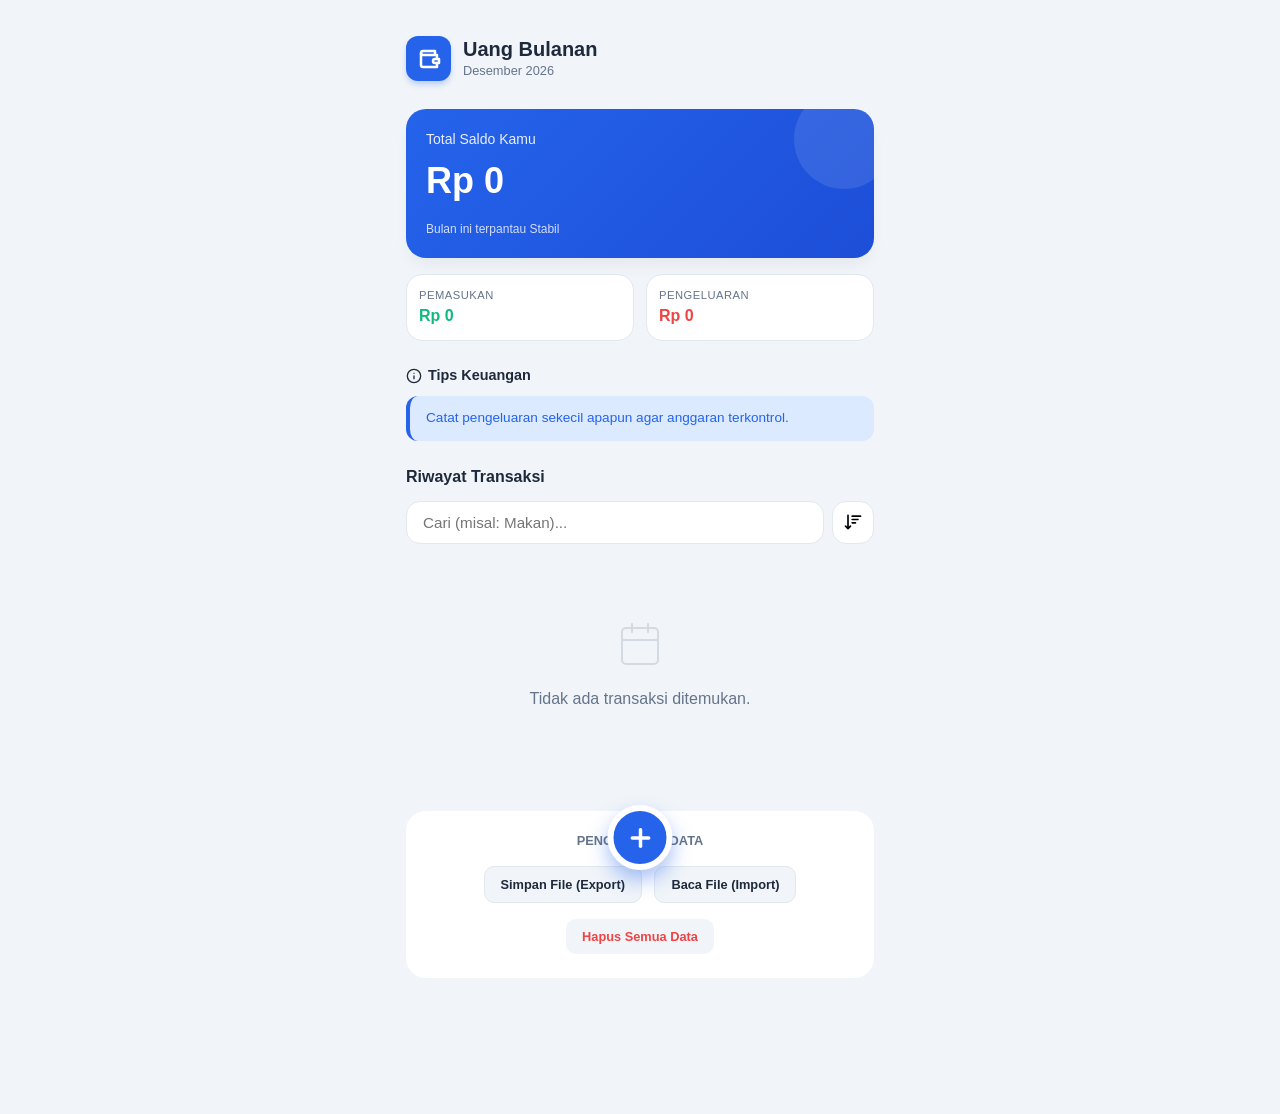
<file: uang-bulanan/index.html>
<!DOCTYPE html>
<html lang="id">
<head>
    <meta charset="UTF-8">
    <meta name="viewport" content="width=device-width, initial-scale=1.0">
    <title>Uang Bulanan - Catat Uang Setiap Bulan</title>
    <style>
        :root {
            --primary: #2563eb;
            --primary-light: #dbeafe;
            --success: #10b981;
            --danger: #ef4444;
            --bg: #f1f5f9;
            --card: #ffffff;
            --text-main: #1e293b;
            --text-muted: #64748b;
        }

        * {
            box-sizing: border-box;
            margin: 0;
            padding: 0;
            font-family: -apple-system, BlinkMacSystemFont, "Segoe UI", Roboto, Helvetica, Arial, sans-serif;
            -webkit-tap-highlight-color: transparent;
        }

        body {
            background-color: var(--bg);
            color: var(--text-main);
            line-height: 1.5;
            padding-bottom: 120px; /* Space for FAB */
        }

        .container {
            max-width: 500px;
            margin: 0 auto;
            padding: 16px;
        }

        /* --- NEW HEADER UI --- */
        .app-header {
            display: flex;
            align-items: center;
            gap: 12px;
            padding: 20px 0;
            margin-bottom: 8px;
        }

        .app-logo {
            width: 45px;
            height: 45px;
            background: var(--primary);
            color: white;
            border-radius: 12px;
            display: flex;
            align-items: center;
            justify-content: center;
            box-shadow: 0 4px 6px -1px rgba(37, 99, 235, 0.3);
        }

        .app-title-area h1 {
            font-size: 1.25rem;
            font-weight: 800;
            color: var(--text-main);
            line-height: 1.2;
        }

        .app-title-area p {
            font-size: 0.8rem;
            color: var(--text-muted);
        }

        /* Stats Card */
        .card {
            background: var(--card);
            padding: 20px;
            border-radius: 20px;
            box-shadow: 0 10px 15px -3px rgba(0, 0, 0, 0.05);
            margin-bottom: 16px;
        }

        .balance-card {
            background: linear-gradient(135deg, var(--primary), #1d4ed8);
            color: white;
            position: relative;
            overflow: hidden;
        }

        .balance-card::after {
            content: "";
            position: absolute;
            top: -20px;
            right: -20px;
            width: 100px;
            height: 100px;
            background: rgba(255,255,255,0.1);
            border-radius: 50%;
        }

        .balance-label { font-size: 0.875rem; opacity: 0.9; }
        .balance-amount {
            font-size: 2.25rem;
            font-weight: 800;
            margin: 4px 0 12px 0;
            word-break: break-all;
        }

        .stats-row {
            display: grid;
            grid-template-columns: 1fr 1fr;
            gap: 12px;
            margin-bottom: 16px;
        }

        .stat-item {
            padding: 12px;
            border-radius: 16px;
            background: var(--card);
            border: 1px solid #e2e8f0;
        }

        .income-text { color: var(--success); font-weight: 700; }
        .expense-text { color: var(--danger); font-weight: 700; }

        /* --- SUPPORT SECTION (TIPS) --- */
        .tips-section {
            margin: 24px 0;
        }
        .tips-title {
            font-size: 0.9rem;
            font-weight: 700;
            margin-bottom: 10px;
            display: flex;
            align-items: center;
            gap: 6px;
        }
        .tips-card {
            background: var(--primary-light);
            padding: 12px 16px;
            border-radius: 12px;
            font-size: 0.85rem;
            color: var(--primary);
            border-left: 4px solid var(--primary);
        }

        /* Controls */
        .section-header {
            display: flex;
            justify-content: space-between;
            align-items: center;
            margin-bottom: 12px;
        }

        .controls {
            display: flex;
            gap: 8px;
            margin-bottom: 16px;
        }

        .search-input {
            flex: 1;
            padding: 12px 16px;
            border: 1px solid #e2e8f0;
            border-radius: 14px;
            outline: none;
            font-size: 0.95rem;
            transition: border-color 0.2s;
        }

        .search-input:focus { border-color: var(--primary); }

        .btn-icon {
            padding: 10px;
            background: var(--card);
            border: 1px solid #e2e8f0;
            border-radius: 14px;
            cursor: pointer;
            display: flex;
            align-items: center;
        }

        /* List Transaksi */
        .transaction-list {
            display: flex;
            flex-direction: column;
            gap: 10px;
        }

        .transaction-item {
            background: var(--card);
            padding: 16px;
            border-radius: 16px;
            display: flex;
            justify-content: space-between;
            align-items: center;
            transition: transform 0.1s;
        }

        .transaction-item:active { transform: scale(0.98); }

        .item-icon {
            width: 40px;
            height: 40px;
            border-radius: 10px;
            display: flex;
            align-items: center;
            justify-content: center;
            margin-right: 12px;
        }

        .item-icon.in { background: #ecfdf5; color: var(--success); }
        .item-icon.out { background: #fef2f2; color: var(--danger); }

        .item-main { display: flex; align-items: center; flex: 1; }
        .item-info h4 { font-size: 0.95rem; font-weight: 700; }
        .item-info p { font-size: 0.75rem; color: var(--text-muted); }

        .item-amount { font-weight: 800; font-size: 1rem; }

        /* Modal */
        .modal {
            position: fixed;
            top: 0; left: 0; right: 0; bottom: 0;
            background: rgba(15, 23, 42, 0.6);
            display: none;
            align-items: flex-end;
            z-index: 1000;
            backdrop-filter: blur(4px);
        }

        .modal-content {
            background: white;
            width: 100%;
            padding: 24px;
            border-radius: 30px 30px 0 0;
            animation: slideUp 0.3s cubic-bezier(0.4, 0, 0.2, 1);
        }

        @keyframes slideUp {
            from { transform: translateY(100%); }
            to { transform: translateY(0); }
        }

        .form-group { margin-bottom: 16px; }
        .form-group label { display: block; font-size: 0.85rem; margin-bottom: 6px; font-weight: 700; color: var(--text-muted); }
        .form-group input, .form-group select {
            width: 100%;
            padding: 14px;
            border: 1px solid #e2e8f0;
            border-radius: 12px;
            font-size: 1rem;
            background: #f8fafc;
        }

        .btn-submit {
            width: 100%;
            padding: 16px;
            background: var(--primary);
            color: white;
            border: none;
            border-radius: 16px;
            font-weight: 700;
            font-size: 1rem;
            cursor: pointer;
            box-shadow: 0 4px 6px -1px rgba(37, 99, 235, 0.4);
        }

        .fab {
            position: fixed;
            bottom: 30px;
            left: 50%;
            transform: translateX(-50%);
            width: 65px;
            height: 65px;
            background: var(--primary);
            color: white;
            border-radius: 50%;
            display: flex;
            align-items: center;
            justify-content: center;
            box-shadow: 0 10px 20px rgba(37, 99, 235, 0.4);
            cursor: pointer;
            border: 6px solid white;
            z-index: 99;
        }

        .backup-section {
            margin-top: 40px;
            padding: 20px;
            background: #fff;
            border-radius: 20px;
            text-align: center;
        }

        .btn-outline {
            padding: 10px 16px;
            background: #f1f5f9;
            border: 1px solid #e2e8f0;
            border-radius: 10px;
            font-size: 0.8rem;
            font-weight: 600;
            margin: 4px;
            cursor: pointer;
            color: var(--text-main);
        }

        .empty-state {
            text-align: center;
            padding: 60px 20px;
            color: var(--text-muted);
        }
        
        .empty-state svg { opacity: 0.2; margin-bottom: 12px; }

        .badge {
            font-size: 10px;
            padding: 2px 8px;
            border-radius: 20px;
            background: #f1f5f9;
            color: var(--text-muted);
            margin-top: 4px;
            display: inline-block;
        }
    </style>
</head>
<body>

<div class="container">
    <!-- Header Baru -->
    <header class="app-header">
        <div class="app-logo">
            <svg width="24" height="24" viewBox="0 0 24 24" fill="none" stroke="currentColor" stroke-width="2.5" stroke-linecap="round" stroke-linejoin="round"><path d="M20 12V8H6a2 2 0 0 1-2-2c0-1.1.9-2 2-2h12v4"/><path d="M4 6v12c0 1.1.9 2 2 2h14v-4"/><path d="M18 12a2 2 0 0 0-2 2c0 1.1.9 2 2 2h4v-4h-4z"/></svg>
        </div>
        <div class="app-title-area">
            <h1>Uang Bulanan</h1>
            <p id="currentMonthYear">Memuat bulan...</p>
        </div>
    </header>

    <div class="card balance-card">
        <p class="balance-label">Total Saldo Kamu</p>
        <div class="balance-amount" id="totalBalance">Rp 0</div>
        <div style="font-size: 0.75rem; opacity: 0.8;">Bulan ini terpantau <span id="financialHealth">Stabil</span></div>
    </div>

    <div class="stats-row">
        <div class="stat-item">
            <p style="font-size: 0.7rem; color: var(--text-muted); text-transform: uppercase; letter-spacing: 0.5px;">Pemasukan</p>
            <p class="income-text" id="totalIncome">Rp 0</p>
        </div>
        <div class="stat-item">
            <p style="font-size: 0.7rem; color: var(--text-muted); text-transform: uppercase; letter-spacing: 0.5px;">Pengeluaran</p>
            <p class="expense-text" id="totalExpense">Rp 0</p>
        </div>
    </div>

    <!-- Section Pendukung UX: Tips -->
    <div class="tips-section">
        <div class="tips-title">
            <svg width="16" height="16" viewBox="0 0 24 24" fill="none" stroke="currentColor" stroke-width="2" stroke-linecap="round" stroke-linejoin="round"><circle cx="12" cy="12" r="10"/><line x1="12" y1="16" x2="12" y2="12"/><line x1="12" y1="8" x2="12.01" y2="8"/></svg>
            Tips Keuangan
        </div>
        <div class="tips-card" id="randomTip">
            Jangan lupa catat setiap pengeluaran kecil agar saldo tetap akurat!
        </div>
    </div>

    <div class="section-header">
        <h3 style="font-size: 1rem;">Riwayat Transaksi</h3>
    </div>

    <div class="controls">
        <input type="text" id="searchInput" class="search-input" placeholder="Cari (misal: Makan)...">
        <button class="btn-icon" id="sortBtn" title="Urutkan Tanggal">
            <svg width="20" height="20" viewBox="0 0 24 24" fill="none" stroke="currentColor" stroke-width="2" stroke-linecap="round" stroke-linejoin="round"><path d="M11 5h10M11 9h7M11 13h4M3 17l3 3 3-3M6 18V4"/></svg>
        </button>
    </div>

    <div id="transactionContainer" class="transaction-list">
        <!-- List will be here -->
    </div>

    <div class="backup-section">
        <p style="font-size: 0.8rem; color: var(--text-muted); margin-bottom: 12px; font-weight: 600;">PENGATURAN DATA</p>
        <button class="btn-outline" onclick="exportData()">Simpan File (Export)</button>
        <button class="btn-outline" onclick="document.getElementById('importFile').click()">Baca File (Import)</button>
        <input type="file" id="importFile" style="display:none" accept=".json" onchange="importData(event)">
        <div style="margin-top: 8px;">
            <button class="btn-outline" style="color: var(--danger); border: none;" onclick="clearAllData()">Hapus Semua Data</button>
        </div>
    </div>
</div>

<button class="fab" onclick="openModal()" title="Tambah Transaksi">
    <svg width="28" height="28" viewBox="0 0 24 24" fill="none" stroke="currentColor" stroke-width="3" stroke-linecap="round" stroke-linejoin="round"><line x1="12" y1="5" x2="12" y2="19"></line><line x1="5" y1="12" x2="19" y2="12"></line></svg>
</button>

<!-- Modal -->
<div id="transactionModal" class="modal">
    <div class="modal-content">
        <div style="width: 40px; height: 5px; background: #e2e8f0; border-radius: 10px; margin: 0 auto 20px auto;"></div>
        <h3 id="modalTitle" style="margin-bottom: 20px;">Catat Transaksi</h3>
        <form id="transactionForm">
            <input type="hidden" id="editId">
            <div class="form-group">
                <label>Jenis</label>
                <select id="type" required>
                    <option value="in">Uang Masuk (Pemasukan)</option>
                    <option value="out">Uang Keluar (Pengeluaran)</option>
                </select>
            </div>
            <div class="form-group">
                <label>Nominal (Rp)</label>
                <input type="number" id="amount" placeholder="Misal: 5000 (angka saja)" required autofocus>
            </div>
            <div class="form-group">
                <label>Kategori</label>
                <input type="text" id="category" list="categoryHints" placeholder="Makan, Gaji, Belanja..." required>
                <datalist id="categoryHints">
                    <option value="Gaji">
                    <option value="Makan & Minum">
                    <option value="Transportasi">
                    <option value="Belanja">
                    <option value="Hiburan">
                    <option value="Kesehatan">
                </datalist>
            </div>
            <div class="form-group">
                <label>Catatan Tambahan</label>
                <input type="text" id="note" placeholder="Misal: Beli mie ayam">
            </div>
            <div style="display: flex; gap: 12px; margin-top: 24px;">
                <button type="button" class="btn-submit" style="background: #f1f5f9; color: var(--text-main); box-shadow: none;" onclick="closeModal()">Batal</button>
                <button type="submit" class="btn-submit">Simpan Catatan</button>
            </div>
        </form>
    </div>
</div>

<script>
    let transactions = JSON.parse(localStorage.getItem('uang_bulanan_data')) || [];
    let isAscending = false;
    let currentFilter = "";

    const tips = [
        "Sisihkan minimal 20% pendapatan untuk tabungan.",
        "Gunakan fitur Export JSON secara berkala untuk backup data kamu.",
        "Prioritaskan kebutuhan pokok sebelum belanja keinginan.",
        "Catat pengeluaran sekecil apapun agar anggaran terkontrol.",
        "Cek riwayat kategori untuk melihat pengeluaran terbanyakmu."
    ];

    const formatRupiah = (num) => {
        return "Rp " + Number(num).toLocaleString('id-ID');
    };

    const formatDateFull = (dateStr) => {
        const d = new Date(dateStr);
        const days = ["Minggu", "Senin", "Selasa", "Rabu", "Kamis", "Jumat", "Sabtu"];
        const months = ["Jan", "Feb", "Mar", "Apr", "Mei", "Jun", "Jul", "Agu", "Sep", "Okt", "Nov", "Des"];
        return `${days[d.getDay()]}, ${d.getDate()} ${months[d.getMonth()]} ${d.getFullYear()}`;
    };

    const updateHeader = () => {
        const now = new Date();
        const months = ["Januari", "Februari", "Maret", "April", "Mei", "Juni", "Juli", "Agustus", "September", "Oktober", "November", "Desember"];
        document.getElementById('currentMonthYear').innerText = `${months[now.getMonth()]} ${now.getFullYear()}`;
        document.getElementById('randomTip').innerText = tips[Math.floor(Math.random() * tips.length)];
    };

    const render = () => {
        const container = document.getElementById('transactionContainer');
        const search = currentFilter.toLowerCase();
        
        let filtered = transactions.filter(t => t.category.toLowerCase().includes(search) || (t.note && t.note.toLowerCase().includes(search)));
        
        filtered.sort((a, b) => isAscending ? new Date(a.date) - new Date(b.date) : new Date(b.date) - new Date(a.date));

        let income = 0;
        let expense = 0;
        transactions.forEach(t => {
            if(t.type === 'in') income += Number(t.amount);
            else expense += Number(t.amount);
        });

        const balance = income - expense;
        document.getElementById('totalIncome').innerText = formatRupiah(income);
        document.getElementById('totalExpense').innerText = formatRupiah(expense);
        document.getElementById('totalBalance').innerText = formatRupiah(balance);

        const health = document.getElementById('financialHealth');
        if(balance < 0) { health.innerText = "Boros!"; health.style.color = "#ffedd5"; }
        else if(balance > 1000000) { health.innerText = "Sehat!"; health.style.color = "#bbf7d0"; }
        else { health.innerText = "Stabil"; health.style.color = "white"; }

        container.innerHTML = "";
        if(filtered.length === 0) {
            container.innerHTML = `
                <div class="empty-state">
                    <svg width="48" height="48" viewBox="0 0 24 24" fill="none" stroke="currentColor" stroke-width="1" stroke-linecap="round" stroke-linejoin="round"><rect x="3" y="4" width="18" height="18" rx="2" ry="2"/><line x1="16" y1="2" x2="16" y2="6"/><line x1="8" y1="2" x2="8" y2="6"/><line x1="3" y1="10" x2="21" y2="10"/></svg>
                    <p>Tidak ada transaksi ditemukan.</p>
                </div>`;
            return;
        }

        filtered.forEach(t => {
            const div = document.createElement('div');
            div.className = `transaction-item`;
            div.innerHTML = `
                <div class="item-main" onclick="editTransaction('${t.id}')">
                    <div class="item-icon ${t.type}">
                        ${t.type === 'in' ? 
                            '<svg width="20" height="20" viewBox="0 0 24 24" fill="none" stroke="currentColor" stroke-width="2.5"><path d="M12 5v14M5 12l7-7 7 7"/></svg>' : 
                            '<svg width="20" height="20" viewBox="0 0 24 24" fill="none" stroke="currentColor" stroke-width="2.5"><path d="M12 19V5M5 12l7 7 7-7"/></svg>'
                        }
                    </div>
                    <div class="item-info">
                        <h4>${t.category}</h4>
                        <p>${formatDateFull(t.date)}</p>
                        ${t.note ? `<span class="badge">${t.note}</span>` : ''}
                    </div>
                </div>
                <div class="item-amount" style="text-align: right;">
                    <div class="${t.type === 'in' ? 'income-text' : 'expense-text'}">
                        ${t.type === 'in' ? '+' : '-'} ${formatRupiah(t.amount)}
                    </div>
                    <button onclick="deleteTransaction('${t.id}')" style="border:none; background:none; color:#cbd5e1; font-size:10px; cursor:pointer; text-decoration:underline;">Hapus</button>
                </div>
            `;
            container.appendChild(div);
        });

        localStorage.setItem('uang_bulanan_data', JSON.stringify(transactions));
    };

    const openModal = (id = null) => {
        document.getElementById('transactionModal').style.display = 'flex';
        document.getElementById('transactionForm').reset();
        document.getElementById('editId').value = "";
        document.getElementById('modalTitle').innerText = "Catat Baru";
        
        if(id) {
            const t = transactions.find(item => item.id === id);
            if(t) {
                document.getElementById('modalTitle').innerText = "Edit Catatan";
                document.getElementById('editId').value = t.id;
                document.getElementById('type').value = t.type;
                document.getElementById('amount').value = t.amount;
                document.getElementById('category').value = t.category;
                document.getElementById('note').value = t.note;
            }
        }
    };

    const closeModal = () => document.getElementById('transactionModal').style.display = 'none';

    document.getElementById('transactionForm').onsubmit = (e) => {
        e.preventDefault();
        const id = document.getElementById('editId').value;
        const data = {
            id: id || Date.now().toString(),
            type: document.getElementById('type').value,
            amount: Math.abs(document.getElementById('amount').value),
            category: document.getElementById('category').value,
            note: document.getElementById('note').value,
            date: id ? transactions.find(t => t.id === id).date : new Date().toISOString()
        };

        if(id) transactions = transactions.map(t => t.id === id ? data : t);
        else transactions.push(data);

        closeModal();
        render();
    };

    const deleteTransaction = (id) => {
        if(confirm("Hapus catatan ini?")) {
            transactions = transactions.filter(t => t.id !== id);
            render();
        }
    };

    const editTransaction = (id) => openModal(id);

    document.getElementById('searchInput').oninput = (e) => {
        currentFilter = e.target.value;
        render();
    };

    document.getElementById('sortBtn').onclick = () => {
        isAscending = !isAscending;
        render();
    };

    const exportData = () => {
        const dataStr = JSON.stringify(transactions, null, 2);
        const dataUri = 'data:application/json;charset=utf-8,'+ encodeURIComponent(dataStr);
        const linkElement = document.createElement('a');
        linkElement.setAttribute('href', dataUri);
        linkElement.setAttribute('download', `keuangan_saya_${new Date().toISOString().slice(0,10)}.json`);
        linkElement.click();
    };

    const importData = (event) => {
        const file = event.target.files[0];
        if (!file) return;
        const reader = new FileReader();
        reader.onload = (e) => {
            try {
                const imported = JSON.parse(e.target.result);
                if(Array.isArray(imported)) {
                    transactions = imported;
                    render();
                }
            } catch (err) { alert("Format file tidak didukung."); }
        };
        reader.readAsText(file);
    };

    const clearAllData = () => {
        if(confirm("Hapus semua catatan selamanya?")) {
            transactions = [];
            render();
        }
    };

    window.onload = () => {
        updateHeader();
        render();
    };
</script>

</body>
</html>
</file>
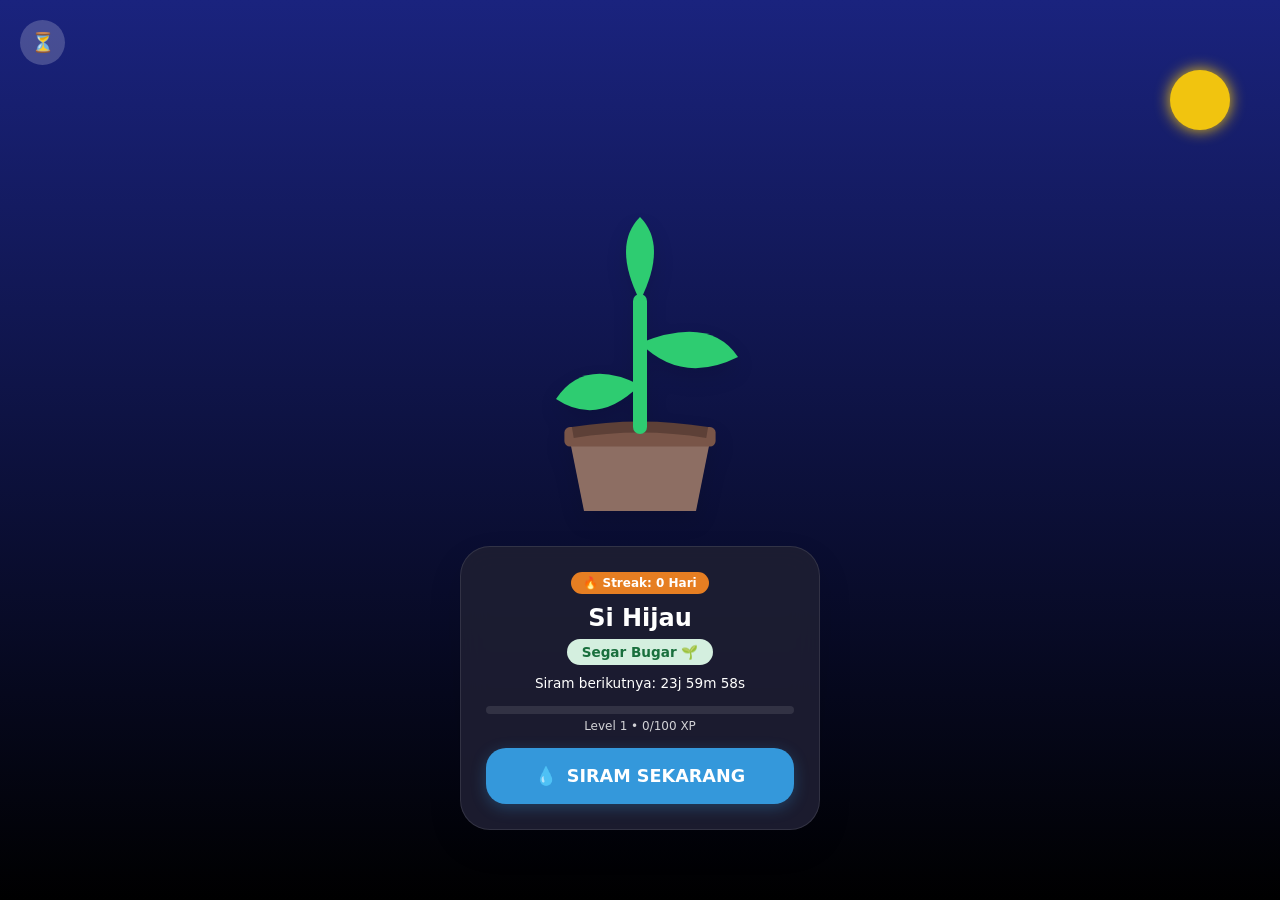
<file: window-garden-pro/index.html>
<!DOCTYPE html>
<html lang="id">
<head>
    <meta charset="UTF-8">
    <meta name="viewport" content="width=device-width, initial-scale=1.0">
    <title>🌱 Window Garden Pro</title>
    <style>
        :root {
            --bg-day: linear-gradient(180deg, #A1E3FF 0%, #E3F2FD 100%);
            --bg-night: linear-gradient(180deg, #1A237E 0%, #000000 100%);
            --sun-moon: #FFD600;
            --soil-wet: #5D4037;
            --soil-dry: #D7CCC8;
            --primary: #2ECC71;
            --text-main: #2C3E50;
            --card-glass: rgba(255, 255, 255, 0.85);
        }

        * { box-sizing: border-box; margin: 0; padding: 0; font-family: 'Segoe UI', system-ui, sans-serif; }

        body {
            width: 100vw;
            height: 100vh;
            display: flex;
            flex-direction: column;
            align-items: center;
            justify-content: center;
            overflow: hidden;
            transition: background 1s ease;
            color: var(--text-main);
        }

        body.day { background: var(--bg-day); }
        body.night { background: var(--bg-night); color: #FFF; }

        html, body {
            overflow: hidden;
            overscroll-behavior: none;
            touch-action: none;
        }

        /* Ambient Elements */
        .sky-body {
            position: absolute;
            top: 50px;
            right: 50px;
            width: 60px;
            height: 60px;
            border-radius: 50%;
            background: var(--sun-moon);
            box-shadow: 0 0 30px var(--sun-moon);
            transition: all 1s ease;
        }
        body.night .sky-body { background: #F1C40F; box-shadow: 0 0 15px #F1C40F; transform: translateY(20px); }

        /* Plant Display */
        .stage {
            position: relative;
            width: 100%;
            max-width: 400px;
            height: 55vh;
            display: flex;
            flex-direction: column;
            align-items: center;
            justify-content: flex-end;
        }

        #plant-svg {
            width: 280px;
            height: 350px;
            filter: drop-shadow(0 10px 10px rgba(0,0,0,0.1));
            z-index: 5;
        }

        .stem { fill: none; stroke-width: 5; stroke-linecap: round; transition: all 0.8s ease; }
        .leaf { transition: all 0.8s ease; transform-origin: center bottom; }
        .pot-soil { transition: stroke 1s ease; }

        /* UI Panel */
        .panel {
            width: 90%;
            max-width: 360px;
            background: var(--card-glass);
            backdrop-filter: blur(15px);
            padding: 25px;
            border-radius: 30px;
            text-align: center;
            box-shadow: 0 15px 35px rgba(0,0,0,0.1);
            margin-bottom: 20px;
            z-index: 20;
        }
        body.night .panel { background: rgba(30, 30, 50, 0.9); color: white; border: 1px solid rgba(255,255,255,0.1); }

        .streak-badge {
            background: #E67E22;
            color: white;
            padding: 4px 12px;
            border-radius: 15px;
            font-size: 0.75rem;
            font-weight: bold;
            margin-bottom: 10px;
            display: inline-block;
        }

        .level-bar {
            width: 100%;
            height: 8px;
            background: rgba(0,0,0,0.1);
            border-radius: 10px;
            margin: 15px 0 5px;
            overflow: hidden;
        }
        body.night .level-bar { background: rgba(255,255,255,0.1); }
        .level-progress {
            height: 100%;
            background: var(--primary);
            width: 0%;
            transition: width 0.5s cubic-bezier(0.175, 0.885, 0.32, 1.275);
        }

        .status-pill {
            display: inline-block;
            padding: 5px 15px;
            border-radius: 20px;
            font-size: 0.85rem;
            font-weight: 700;
            margin-bottom: 10px;
            transition: all 0.3s;
        }
        .s-segar { background: #D4EFDF; color: #196F3D; }
        .s-normal { background: #EAF9F0; color: #1E8449; }
        .s-haus { background: #FCF3CF; color: #9A7D0A; }
        .s-layu { background: #FADBD8; color: #943126; }
        .s-libur { background: #E5E7E9; color: #566573; }

        .btn-water {
            background: #3498DB;
            color: white;
            border: none;
            padding: 18px;
            width: 100%;
            border-radius: 20px;
            font-size: 1.1rem;
            font-weight: 700;
            cursor: pointer;
            transition: all 0.3s ease;
            display: flex;
            align-items: center;
            justify-content: center;
            gap: 10px;
            box-shadow: 0 4px 15px rgba(52, 152, 219, 0.3);
        }
        .btn-water:hover:not(:disabled) { background: #2980B9; transform: translateY(-2px); }
        .btn-water:active:not(:disabled) { transform: scale(0.95); }
        .btn-water:disabled { background: #BDC3C7; cursor: not-allowed; opacity: 0.7; }

        /* Settings Modal */
        .modal-overlay {
            position: fixed;
            top: 0; left: 0; width: 100%; height: 100%;
            background: rgba(0,0,0,0.5);
            display: none;
            align-items: center;
            justify-content: center;
            z-index: 1000;
            backdrop-filter: blur(5px);
        }
        .modal {
            background: white;
            padding: 30px;
            border-radius: 25px;
            width: 90%;
            max-width: 340px;
            text-align: left;
        }
        body.night .modal { background: #1e1e2f; color: white; }
        .modal h2 { margin-bottom: 20px; font-size: 1.2rem; }
        .modal label { display: block; font-size: 0.85rem; margin-bottom: 8px; opacity: 0.8; }
        .modal input[type="number"] {
            width: 100%;
            padding: 12px;
            margin-bottom: 20px;
            border-radius: 10px;
            border: 1px solid #ddd;
            background: #f9f9f9;
            outline: none;
        }
        body.night .modal input[type="number"] { background: #2d2d44; border-color: #444; color: white; }
        
        .setting-row { display: flex; justify-content: space-between; align-items: center; margin-bottom: 20px; }
        .switch { position: relative; display: inline-block; width: 50px; height: 24px; }
        .switch input { opacity: 0; width: 0; height: 0; }
        .slider { position: absolute; cursor: pointer; top: 0; left: 0; right: 0; bottom: 0; background-color: #ccc; transition: .4s; border-radius: 24px; }
        .slider:before { position: absolute; content: ""; height: 18px; width: 18px; left: 3px; bottom: 3px; background-color: white; transition: .4s; border-radius: 50%; }
        input:checked + .slider { background-color: var(--primary); }
        input:checked + .slider:before { transform: translateX(26px); }

        .modal-btns { display: flex; gap: 10px; }
        .btn-save { flex: 1; padding: 12px; background: var(--primary); border: none; border-radius: 10px; color: white; font-weight: bold; cursor: pointer; }
        .btn-close { padding: 12px; background: #eee; border: none; border-radius: 10px; cursor: pointer; }
        body.night .btn-close { background: #333; color: white; }

        /* Advanced Ambient CSS */
        .btn-settings { position: absolute; top: 20px; left: 20px; background: rgba(255,255,255,0.2); border: none; font-size: 1.2rem; cursor: pointer; width: 45px; height: 45px; border-radius: 50%; display: flex; align-items: center; justify-content: center; transition: 0.3s; z-index: 50; }
        .btn-settings:hover { background: rgba(255,255,255,0.4); transform: rotate(45deg); }
        
        /* Daun Berjatuhan */
        .floating-leaf { position: fixed; pointer-events: none; z-index: 1; }
        @keyframes fall {
            0% { transform: translateY(-10vh) translateX(0) rotate(0deg); opacity: 0; }
            10% { opacity: 0.8; }
            90% { opacity: 0.8; }
            100% { transform: translateY(110vh) translateX(100px) rotate(360deg); opacity: 0; }
        }

        /* Kupu-kupu Ambient */
        .butterfly {
            position: absolute;
            font-size: 20px;
            pointer-events: none;
            z-index: 15;
            transition: all 4s linear;
        }

        /* Sparkle Ambient */
        .sparkle {
            position: absolute;
            width: 15px;
            height: 15px;
            background: white;
            clip-path: polygon(50% 0%, 61% 35%, 98% 35%, 68% 57%, 79% 91%, 50% 70%, 21% 91%, 32% 57%, 2% 35%, 39% 35%);
            opacity: 0;
            pointer-events: none;
            z-index: 10;
        }
        @keyframes sparkle-anim {
            0% { transform: scale(0) rotate(0deg); opacity: 0; }
            50% { opacity: 1; }
            100% { transform: scale(1.5) rotate(180deg); opacity: 0; }
        }

        .name-edit {
            background: transparent;
            border: none;
            color: inherit;
            font-size: 1.5rem;
            font-weight: 800;
            text-align: center;
            width: 100%;
            margin-bottom: 5px;
            outline: none;
            border-bottom: 2px solid transparent;
            transition: 0.3s;
        }
        .name-edit:focus { border-bottom-color: var(--primary); }
    </style>
</head>
<body class="day">

    <button class="btn-settings" onclick="toggleModal(true)">⏳</button>
    <div class="sky-body"></div>

    <div class="stage" id="stage">
        <svg id="plant-svg" viewBox="0 0 100 120">
            <path d="M30 110 L70 110 L75 85 L25 85 Z" fill="#8D6E63" />
            <rect x="23" y="80" width="54" height="7" rx="2" fill="#795548" />
            <path id="soil" class="pot-soil" d="M26 82 Q50 78 74 82" stroke="#5D4037" stroke-width="4" fill="none" />
            <path id="stem" class="stem" d="M50 80 Q50 50 50 30" stroke="#27AE60" />
            <g id="leaves">
                <path class="leaf" d="M50 65 Q30 55 20 70 Q35 80 50 65" fill="#2ECC71" />
                <path class="leaf" d="M50 50 Q75 40 85 55 Q65 65 50 50" fill="#27AE60" />
                <path id="top-leaf" class="leaf" d="M50 35 Q40 15 50 5 Q60 15 50 35" fill="#2ECC71" />
            </g>
        </svg>
    </div>

    <div class="panel">
        <div id="streak-info" class="streak-badge">🔥 Streak: 0 Hari</div>
        <input type="text" id="plant-name" class="name-edit" placeholder="Nama Tanaman" maxlength="15">
        
        <div id="status-pill" class="status-pill s-segar">Memuat...</div>
        
        <p id="timer-text" style="font-size: 0.85rem; margin-bottom: 10px; font-weight: 500;">Menghitung waktu...</p>

        <div class="level-bar">
            <div id="level-progress" class="level-progress"></div>
        </div>
        <p style="font-size: 0.75rem; margin-bottom: 15px; opacity: 0.8;">
            Level <span id="level-txt">1</span> • <span id="exp-txt">0</span>/100 XP
        </p>

        <button id="btn-water" class="btn-water" onclick="doWatering()">
            <span>💧</span> SIRAM SEKARANG
        </button>
    </div>

    <!-- Modal Settings -->
    <div id="settings-modal" class="modal-overlay">
        <div class="modal">
            <h2>Pengaturan Kebun</h2>
            
            <label>Interval Siram (Jam)</label>
            <input type="number" id="input-interval" min="1" max="720">

            <div class="setting-row">
                <label style="margin:0">Mode Libur (Jeda)</label>
                <label class="switch">
                    <input type="checkbox" id="input-pause">
                    <span class="slider"></span>
                </label>
            </div>

            <div class="modal-btns">
                <button class="btn-close" onclick="toggleModal(false)">Batal</button>
                <button class="btn-save" onclick="saveSettings()">Simpan</button>
            </div>
        </div>
    </div>

    <script>
        // --- DATA & STORAGE ---
        let db = {
            name: localStorage.getItem('garden_name') || 'Si Hijau',
            lastWatered: parseInt(localStorage.getItem('garden_last')) || Date.now(),
            interval: parseInt(localStorage.getItem('garden_int')) || 86400000, 
            exp: parseInt(localStorage.getItem('garden_exp')) || 0,
            level: parseInt(localStorage.getItem('garden_lvl')) || 1,
            streak: parseInt(localStorage.getItem('garden_str')) || 0,
            lastStreakUpdate: localStorage.getItem('garden_str_date') || '',
            isPaused: localStorage.getItem('garden_paused') === 'true',
            pauseStart: parseInt(localStorage.getItem('garden_pause_start')) || 0
        };

        const save = () => {
            localStorage.setItem('garden_name', db.name);
            localStorage.setItem('garden_last', db.lastWatered);
            localStorage.setItem('garden_int', db.interval);
            localStorage.setItem('garden_exp', db.exp);
            localStorage.setItem('garden_lvl', db.level);
            localStorage.setItem('garden_str', db.streak);
            localStorage.setItem('garden_str_date', db.lastStreakUpdate);
            localStorage.setItem('garden_paused', db.isPaused);
            localStorage.setItem('garden_pause_start', db.pauseStart);
        };

        // --- STEM PATH GENERATOR ---
        function getStemPath(state, level) {
            let baseY = 80;
            let targetY = 35;
            let curveX = 50;
            const growth = Math.min((level - 1) * 2, 25);
            
            if (state === 'normal') targetY = 40;
            if (state === 'haus') { targetY = 50; curveX = 55; }
            if (state === 'layu') { targetY = 65; curveX = 65; }

            const finalY = targetY - growth;
            return `M50 ${baseY} Q${curveX} ${(baseY + finalY)/2} 50 ${finalY}`;
        }

        // --- LOGIC ---
        function update() {
            const now = Date.now();
            const hour = new Date().getHours();
            document.body.className = (hour >= 18 || hour < 6) ? 'night' : 'day';

            if (db.isPaused) {
                render('libur', 0);
                return;
            }

            const diff = now - db.lastWatered;
            let state = 'segar';
            if (diff > db.interval * 1.5) state = 'layu';
            else if (diff > db.interval) state = 'haus';
            else if (diff > db.interval * 0.6) state = 'normal';

            render(state, diff);
            
            // Random chance for sparkle if fresh
            if (state === 'segar' && Math.random() > 0.95) spawnSparkle();
        }

        function render(state, diff) {
            const pill = document.getElementById('status-pill');
            const timer = document.getElementById('timer-text');
            const stem = document.getElementById('stem');
            const soil = document.getElementById('soil');
            const leaves = document.querySelectorAll('.leaf');
            const progress = document.getElementById('level-progress');
            const btnWater = document.getElementById('btn-water');
            
            document.getElementById('level-txt').innerText = db.level;
            document.getElementById('exp-txt').innerText = db.exp;
            document.getElementById('streak-info').innerText = `🔥 Streak: ${db.streak} Hari`;
            progress.style.width = `${db.exp}%`;

            let color, badge, txt, soilColor;

            if (state === 'libur') {
                color = '#BDC3C7'; badge = 's-libur'; txt = 'Sedang Libur 💤'; soilColor = "#5D4037";
                timer.innerText = "Waktu sedang dihentikan.";
                btnWater.disabled = true;
            } else {
                btnWater.disabled = false;
                const rem = db.interval - diff;
                if (rem > 0) {
                    const h = Math.floor(rem/3600000), m = Math.floor((rem%3600000)/60000), s = Math.floor((rem%60000)/1000);
                    timer.innerText = `Siram berikutnya: ${h}j ${m}m ${s}s`;
                } else {
                    timer.innerText = `Tanaman sangat butuh air!`;
                }

                switch(state) {
                    case 'segar': color = '#2ECC71'; badge = 's-segar'; txt = 'Segar Bugar 🌱'; soilColor = "#5D4037"; break;
                    case 'normal': color = '#27AE60'; badge = 's-normal'; txt = 'Baik-baik Saja 🌱'; soilColor = "#5D4037"; break;
                    case 'haus': color = '#F1C40F'; badge = 's-haus'; txt = 'Mulai Haus 🪵'; soilColor = "#8D6E63"; break;
                    case 'layu': color = '#A0522D'; badge = 's-layu'; txt = 'Layu Parah 🪵'; soilColor = "#D7CCC8"; break;
                }
            }

            pill.className = `status-pill ${badge}`;
            pill.innerText = txt;
            stem.setAttribute('d', getStemPath(state, db.level));
            stem.style.stroke = color;
            soil.style.stroke = soilColor;
            leaves.forEach(l => {
                l.style.fill = color;
                l.style.transform = (state === 'layu') ? 'scale(0.8) rotate(15deg)' : 'scale(1)';
            });
        }

        function doWatering() {
            if (db.isPaused) return;
            const now = Date.now();
            const diff = now - db.lastWatered;

            if (diff > db.interval * 0.5) {
                db.exp += 20;
                checkStreak();
            } else {
                db.exp += 2;
            }

            if (db.exp >= 100) { db.level++; db.exp = 0; }
            db.lastWatered = now;
            save();
            update();
            createWaterFeedback();
        }

        function checkStreak() {
            const today = new Date().toDateString();
            if (db.lastStreakUpdate !== today) {
                db.streak++;
                db.lastStreakUpdate = today;
            }
        }

        function createWaterFeedback() {
            for(let i=0; i<10; i++) {
                const p = document.createElement('div');
                p.innerText = "💧";
                p.style.position = "fixed";
                p.style.left = "50%"; p.style.top = "45%";
                p.style.fontSize = (Math.random() * 10 + 15) + "px";
                p.style.pointerEvents = "none";
                p.style.zIndex = "100";
                p.style.transition = "all 0.8s cubic-bezier(0.25, 0.46, 0.45, 0.94)";
                document.body.appendChild(p);
                const tx = (Math.random() - 0.5) * 400;
                const ty = -100 - (Math.random() * 200);
                setTimeout(() => {
                    p.style.transform = `translate(${tx}px, ${ty}px) rotate(${tx}deg)`;
                    p.style.opacity = "0";
                }, 10);
                setTimeout(() => p.remove(), 2000);
            }
        }

        // --- SETTINGS MODAL ---
        function toggleModal(show) {
            const modal = document.getElementById('settings-modal');
            document.getElementById('input-interval').value = db.interval / 3600000;
            document.getElementById('input-pause').checked = db.isPaused;
            modal.style.display = show ? 'flex' : 'none';
        }

        function saveSettings() {
            const val = parseFloat(document.getElementById('input-interval').value);
            const pauseVal = document.getElementById('input-pause').checked;
            const now = Date.now();

            if (pauseVal && !db.isPaused) {
                db.isPaused = true;
                db.pauseStart = now;
            } else if (!pauseVal && db.isPaused) {
                const pauseDuration = now - db.pauseStart;
                db.lastWatered += pauseDuration;
                db.isPaused = false;
                db.pauseStart = 0;
            }

            if (!isNaN(val) && val >= 0.1) {
                db.interval = val * 3600000;
            }

            save();
            update();
            toggleModal(false);
        }

        // --- ENRICHED AMBIENT ---

        // 1. Daun Berguguran (Variasi Kecepatan)
        function spawnAmbientLeaf() {
            const leaf = document.createElement('div');
            leaf.className = 'floating-leaf';
            leaf.innerHTML = Math.random() > 0.5 ? "🌼" : "🌸";
            leaf.style.left = Math.random() * 100 + "vw";
            leaf.style.top = "-5vh";
            leaf.style.fontSize = (Math.random() * 15 + 15) + "px";
            leaf.style.opacity = Math.random() * 0.5 + 0.3;
            leaf.style.animation = `fall ${Math.random() * 4 + 6}s linear forwards`;
            document.body.appendChild(leaf);
            setTimeout(() => leaf.remove(), 10000);
            setTimeout(spawnAmbientLeaf, Math.random() * 8000 + 4000);
        }

        // 2. Kupu-kupu (Lewat secara periodik)
        function spawnButterfly() {
            const b = document.createElement('div');
            b.className = 'butterfly';
            b.innerHTML = "🐞";
            const side = Math.random() > 0.5;
            b.style.left = side ? "-50px" : "110vw";
            b.style.top = (Math.random() * 40 + 20) + "vh";
            document.body.appendChild(b);

            setTimeout(() => {
                b.style.left = side ? "110vw" : "-50px";
                b.style.top = (Math.random() * 40 + 20) + "vh";
                b.style.transform = `scaleX(${side ? 1 : -1})`;
            }, 100);

            setTimeout(() => b.remove(), 8100);
            setTimeout(spawnButterfly, Math.random() * 20000 + 15000);
        }

        // 3. Efek Berkilau (Hanya muncul di area tanaman)
        function spawnSparkle() {
            const s = document.createElement('div');
            s.className = 'sparkle';
            const stage = document.getElementById('stage');
            const rect = stage.getBoundingClientRect();
            
            s.style.left = (rect.left + Math.random() * rect.width) + "px";
            s.style.top = (rect.top + Math.random() * rect.height * 0.6) + "px";
            s.style.animation = "sparkle-anim 1.5s ease-out forwards";
            document.body.appendChild(s);
            setTimeout(() => s.remove(), 16000);
        }

        // --- INITIALIZE ---
        document.getElementById('plant-name').value = db.name;
        document.getElementById('plant-name').addEventListener('blur', (e) => {
            db.name = e.target.value || 'Si Hijau';
            save();
        });

        update();
        spawnAmbientLeaf();
        spawnButterfly();
        setInterval(update, 1000);
    </script>
</body>
</html>
</file>
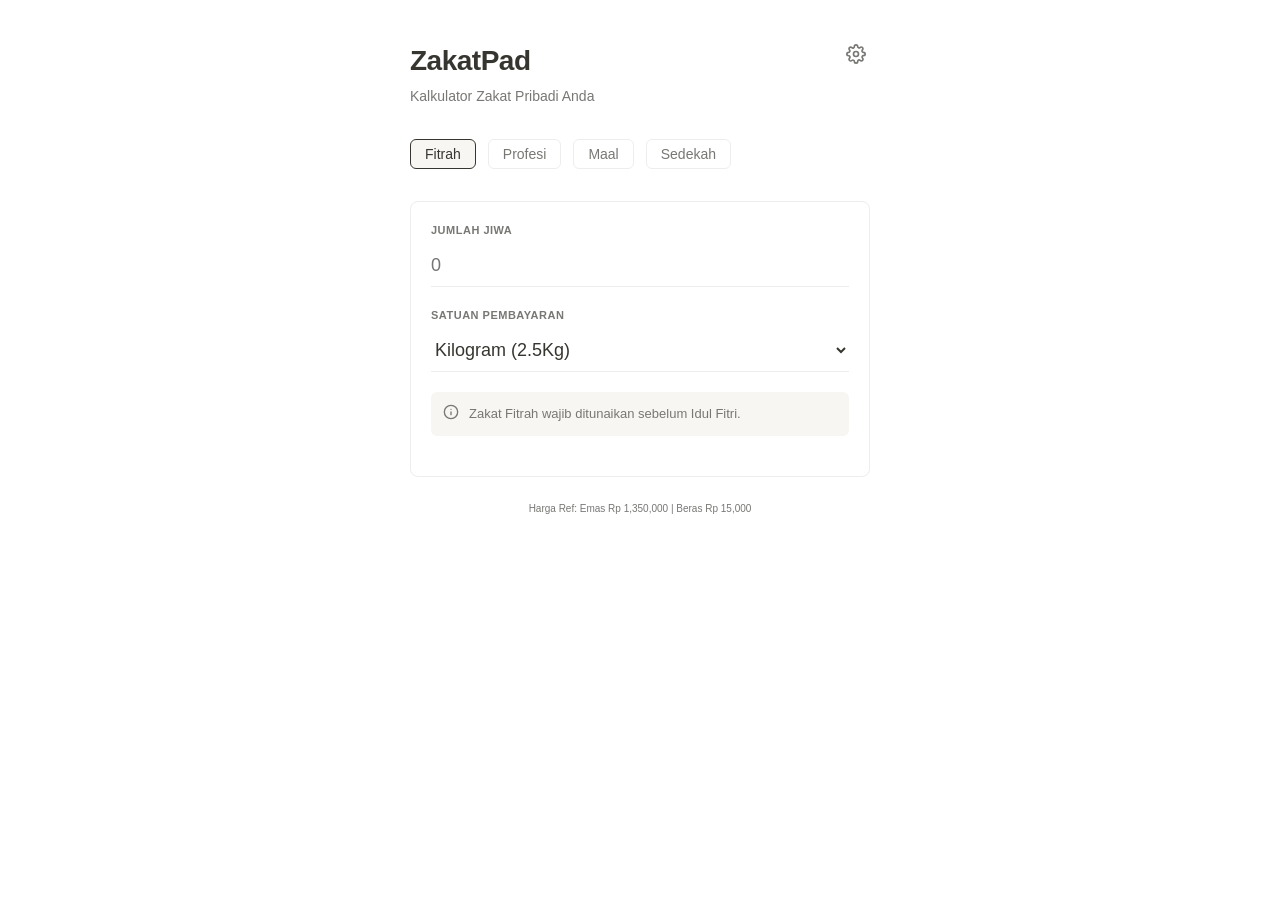
<file: zakatpad/index.html>
<!DOCTYPE html>
<html lang="id">
<head>
    <meta charset="UTF-8">
    <meta name="viewport" content="width=device-width, initial-scale=1.0">
    <title>ZakatPad</title>
    <style>
        :root {
            --bg: #ffffff;
            --text-main: #37352f;
            --text-sub: #787774;
            --border: #ededed;
            --accent: #2383e2;
            --accent-soft: #ebf5fe;
            --success: #0f7b6c;
            --success-bg: #e6f3f1;
            --card-bg: #f7f6f3;
        }

        * {
            box-sizing: border-box;
            -webkit-tap-highlight-color: transparent;
        }

        body {
            font-family: -apple-system, BlinkMacSystemFont, "Segoe UI", Roboto, Helvetica, Arial, sans-serif;
            background-color: var(--bg);
            color: var(--text-main);
            margin: 0;
            line-height: 1.5;
            display: flex;
            justify-content: center;
        }

        #app {
            width: 100%;
            max-width: 500px;
            padding: 40px 20px;
            min-height: 100vh;
        }

        header {
            margin-bottom: 32px;
            display: flex;
            justify-content: space-between;
            align-items: flex-start;
        }

        h1 {
            font-size: 28px;
            font-weight: 700;
            margin: 0 0 4px 0;
            letter-spacing: -0.5px;
        }

        .subtitle {
            color: var(--text-sub);
            font-size: 14px;
        }

        .tabs {
            display: flex;
            gap: 12px;
            overflow-x: auto;
            padding-bottom: 8px;
            margin-bottom: 24px;
            scrollbar-width: none;
        }
        .tabs::-webkit-scrollbar { display: none; }

        .tab-btn {
            background: none;
            border: 1px solid var(--border);
            padding: 6px 14px;
            border-radius: 6px;
            font-size: 14px;
            cursor: pointer;
            color: var(--text-sub);
            white-space: nowrap;
            transition: all 0.2s;
        }

        .tab-btn.active {
            background: var(--card-bg);
            color: var(--text-main);
            border-color: var(--text-main);
            font-weight: 500;
        }

        .card {
            border: 1px solid var(--border);
            border-radius: 8px;
            padding: 20px;
            margin-bottom: 24px;
        }

        .field {
            margin-bottom: 20px;
        }

        label {
            display: block;
            font-size: 11px;
            font-weight: 700;
            color: var(--text-sub);
            text-transform: uppercase;
            margin-bottom: 6px;
            letter-spacing: 0.5px;
        }

        input, select {
            width: 100%;
            padding: 10px 0;
            font-size: 18px;
            border: none;
            border-bottom: 1px solid var(--border);
            outline: none;
            color: var(--text-main);
            background: transparent;
            transition: border-color 0.2s;
        }

        input:focus {
            border-bottom-color: var(--accent);
        }

        .info-box {
            background: var(--card-bg);
            padding: 12px;
            border-radius: 6px;
            font-size: 13px;
            color: var(--text-sub);
            margin-bottom: 20px;
            display: flex;
            align-items: flex-start;
            gap: 10px;
        }

        .result-panel {
            background: var(--success-bg);
            border-radius: 8px;
            padding: 24px;
            text-align: center;
        }

        .result-label {
            font-size: 13px;
            color: var(--success);
            font-weight: 600;
            margin-bottom: 4px;
        }

        .result-value {
            font-size: 32px;
            font-weight: 800;
            color: var(--success);
            margin-bottom: 16px;
        }

        .btn-action {
            width: 100%;
            padding: 12px;
            border-radius: 6px;
            border: none;
            background: var(--text-main);
            color: white;
            font-weight: 600;
            font-size: 14px;
            cursor: pointer;
            display: flex;
            align-items: center;
            justify-content: center;
            gap: 8px;
            margin-top: 12px;
        }

        .btn-action:active {
            opacity: 0.8;
        }

        .btn-outline {
            background: none;
            border: 1px solid var(--border);
            color: var(--text-main);
        }

        .hidden { display: none; }
        
        .status-pill {
            display: inline-block;
            padding: 2px 8px;
            border-radius: 4px;
            font-size: 11px;
            font-weight: 700;
            margin-bottom: 8px;
        }
        .pill-wajib { background: #ffe2dd; color: #d44c47; }
        .pill-sunnah { background: #ddebf1; color: #2d7eb8; }

        .sync-status {
            font-size: 10px;
            text-align: center;
            margin-top: 20px;
            color: var(--text-sub);
        }

        .settings-toggle {
            background: none;
            border: none;
            cursor: pointer;
            padding: 4px;
            color: var(--text-sub);
        }
    </style>
</head>
<body>

<div id="app">
    <header>
        <div>
            <h1>ZakatPad</h1>
            <div class="subtitle">Kalkulator Zakat Pribadi Anda</div>
        </div>
        <button class="settings-toggle" onclick="toggleSettings()" aria-label="Buka Pengaturan Harga">
            <svg width="20" height="20" viewBox="0 0 24 24" fill="none" stroke="currentColor" stroke-width="2" stroke-linecap="round" stroke-linejoin="round"><circle cx="12" cy="12" r="3"></circle><path d="M19.4 15a1.65 1.65 0 0 0 .33 1.82l.06.06a2 2 0 0 1 0 2.83 2 2 0 0 1-2.83 0l-.06-.06a1.65 1.65 0 0 0-1.82-.33 1.65 1.65 0 0 0-1 1.51V21a2 2 0 0 1-2 2 2 2 0 0 1-2-2v-.09A1.65 1.65 0 0 0 9 19.4a1.65 1.65 0 0 0-1.82.33l-.06.06a2 2 0 0 1-2.83 0 2 2 0 0 1 0-2.83l.06-.06a1.65 1.65 0 0 0 .33-1.82 1.65 1.65 0 0 0-1.51-1H3a2 2 0 0 1-2-2 2 2 0 0 1 2-2h.09A1.65 1.65 0 0 0 4.6 9a1.65 1.65 0 0 0-.33-1.82l-.06-.06a2 2 0 0 1 0-2.83 2 2 0 0 1 2.83 0l.06.06a1.65 1.65 0 0 0 1.82.33H9a1.65 1.65 0 0 0 1-1.51V3a2 2 0 0 1 2-2 2 2 0 0 1 2 2v.09a1.65 1.65 0 0 0 1 1.51 1.65 1.65 0 0 0 1.82-.33l.06-.06a2 2 0 0 1 2.83 0 2 2 0 0 1 0 2.83l-.06.06a1.65 1.65 0 0 0-.33 1.82V9a1.65 1.65 0 0 0 1.51 1H21a2 2 0 0 1 2 2 2 2 0 0 1-2 2h-.09a1.65 1.65 0 0 0-1.51 1z"></path></svg>
        </button>
    </header>

    <div id="settings-area" class="card hidden">
        <label>Pengaturan Harga Referensi</label>
        <div class="field">
            <label>Harga Emas per Gram (Rp)</label>
            <input type="number" id="set_emas" min="0" oninput="updateGlobalPrices()">
        </div>
        <div class="field">
            <label>Harga Beras per Kg/L (Rp)</label>
            <input type="number" id="set_beras" min="0" oninput="updateGlobalPrices()">
        </div>
        <button class="btn-action btn-outline" onclick="toggleSettings()">Selesai</button>
    </div>

    <div class="tabs" id="tabs" role="tablist">
        <button class="tab-btn active" role="tab" onclick="switchTab('fitrah')">Fitrah</button>
        <button class="tab-btn" role="tab" onclick="switchTab('profesi')">Profesi</button>
        <button class="tab-btn" role="tab" onclick="switchTab('maal')">Maal</button>
        <button class="tab-btn" role="tab" onclick="switchTab('sedekah')">Sedekah</button>
    </div>

    <main id="content">
        <!-- Content injected by JS -->
    </main>

    <div id="result-container" class="hidden" aria-live="polite">
        <div class="result-panel">
            <div id="status-tag"></div>
            <div class="result-label" id="res-label">Estimasi Zakat</div>
            <div class="result-value" id="res-total">Rp 0</div>
            <button class="btn-action" onclick="copyResult(event)">
                <svg width="16" height="16" viewBox="0 0 24 24" fill="none" stroke="currentColor" stroke-width="2" stroke-linecap="round" stroke-linejoin="round"><rect x="9" y="9" width="13" height="13" rx="2" ry="2"></rect><path d="M5 15H4a2 2 0 0 1-2-2V4a2 2 0 0 1 2-2h9a2 2 0 0 1 2 2v1"></path></svg>
                Salin Ringkasan
            </button>
        </div>
    </div>

    <div class="sync-status" id="sync-info"></div>
</div>

<script>
    // --- STATIC ASSETS ---
    const ICONS = {
        info: `<svg width="16" height="16" viewBox="0 0 24 24" fill="none" stroke="currentColor" stroke-width="2" stroke-linecap="round" stroke-linejoin="round"><circle cx="12" cy="12" r="10"></circle><line x1="12" y1="16" x2="12" y2="12"></line><line x1="12" y1="8" x2="12.01" y2="8"></line></svg>`,
        sparkles: `<svg width="16" height="16" viewBox="0 0 24 24" fill="none" stroke="currentColor" stroke-width="2" stroke-linecap="round" stroke-linejoin="round"><path d="M12 3l1.91 5.81L20 10.7l-5.09 1.89L13.91 21 12 15.19 10.09 21 9.09 12.59 4 10.7l6.09-1.89z"></path></svg>`
    };

    // --- STATE & DATA ---
    let state = {
        activeTab: 'fitrah',
        hargaEmas: 1350000,
        hargaBeras: 15000,
        satuanFitrah: 'kg'
    };

    const calculationMap = {
        fitrah: calcFitrah,
        profesi: calcProfesi,
        maal: calcMaal,
        sedekah: calcSedekah
    };

    // --- INITIALIZATION ---
    window.onload = () => {
        loadSettings();
        switchTab('fitrah');
    };

    function loadSettings() {
        const saved = localStorage.getItem('zakatpad_v3_settings');
        if (saved) {
            state = {...state, ...JSON.parse(saved)};
        }
        document.getElementById('set_emas').value = state.hargaEmas;
        document.getElementById('set_beras').value = state.hargaBeras;
        updateSyncUI();
    }

    function updateGlobalPrices() {
        state.hargaEmas = parseFloat(document.getElementById('set_emas').value) || 0;
        state.hargaBeras = parseFloat(document.getElementById('set_beras').value) || 0;
        saveSettings();
        updateSyncUI();
        if (!document.getElementById('result-container').classList.contains('hidden')) {
            calculationMap[state.activeTab]();
        }
    }

    function saveSettings() {
        localStorage.setItem('zakatpad_v3_settings', JSON.stringify(state));
    }

    function updateSyncUI() {
        document.getElementById('sync-info').innerText = `Harga Ref: Emas Rp ${state.hargaEmas.toLocaleString()} | Beras Rp ${state.hargaBeras.toLocaleString()}`;
    }

    function toggleSettings() {
        const area = document.getElementById('settings-area');
        area.classList.toggle('hidden');
    }

    // --- NAVIGATION ---
    function switchTab(tabId) {
        state.activeTab = tabId;
        document.querySelectorAll('.tab-btn').forEach(btn => {
            btn.classList.toggle('active', btn.innerText.toLowerCase().includes(tabId.substring(0,3)));
        });
        renderForm();
        hideResult();
        // Trigger calculation in case there's saved data or defaults
        calculationMap[tabId]();
    }

    // --- RENDERING ---
    function renderForm() {
        const container = document.getElementById('content');
        let html = '';

        switch(state.activeTab) {
            case 'fitrah':
                html = `
                    <div class="card">
                        <div class="field">
                            <label for="f_jiwa">Jumlah Jiwa</label>
                            <input type="number" id="f_jiwa" min="0" placeholder="0" oninput="calcFitrah()">
                        </div>
                        <div class="field">
                            <label for="f_unit">Satuan Pembayaran</label>
                            <select id="f_unit" onchange="state.satuanFitrah = this.value; calcFitrah()">
                                <option value="kg" ${state.satuanFitrah === 'kg' ? 'selected' : ''}>Kilogram (2.5Kg)</option>
                                <option value="liter" ${state.satuanFitrah === 'liter' ? 'selected' : ''}>Liter (3.5L)</option>
                            </select>
                        </div>
                        <div class="info-box">
                            ${ICONS.info}
                            <span>Zakat Fitrah wajib ditunaikan sebelum Idul Fitri.</span>
                        </div>
                    </div>
                `;
                break;
            case 'profesi':
                const nisabProfesi = Math.round(522 * state.hargaBeras);
                html = `
                    <div class="card">
                        <div class="field">
                            <label for="p_income">Pendapatan Bulanan (Rp)</label>
                            <input type="number" id="p_income" min="0" placeholder="0" oninput="calcProfesi()">
                        </div>
                        <div class="field">
                            <label for="p_bonus">Bonus & Pendapatan Lain (Rp)</label>
                            <input type="number" id="p_bonus" min="0" placeholder="0" oninput="calcProfesi()">
                        </div>
                        <div class="info-box">
                            ${ICONS.info}
                            <span>Nisab bulanan: Rp ${nisabProfesi.toLocaleString()} (522kg beras).</span>
                        </div>
                    </div>
                `;
                break;
            case 'maal':
                const nisabMaal = Math.round(85 * state.hargaEmas);
                html = `
                    <div class="card">
                        <div class="field">
                            <label for="m_harta">Aset (Tabungan/Emas/Saham)</label>
                            <input type="number" id="m_harta" min="0" placeholder="0" oninput="calcMaal()">
                        </div>
                        <div class="field">
                            <label for="m_hutang">Hutang Jatuh Tempo</label>
                            <input type="number" id="m_hutang" min="0" placeholder="0" oninput="calcMaal()">
                        </div>
                        <div class="info-box">
                            ${ICONS.info}
                            <span>Nisab Maal: Rp ${nisabMaal.toLocaleString()} (85g emas).</span>
                        </div>
                    </div>
                `;
                break;
            case 'sedekah':
                html = `
                    <div class="card">
                        <div class="field">
                            <label for="s_amount">Nominal Sedekah</label>
                            <input type="number" id="s_amount" min="0" placeholder="0" oninput="calcSedekah()">
                        </div>
                        <div class="info-box">
                            ${ICONS.sparkles}
                            <span>Sedekah sunnah dan tidak dibatasi nisab.</span>
                        </div>
                    </div>
                `;
                break;
        }
        container.innerHTML = html;
    }

    // --- CALCULATIONS ---
    function showResult(value, isWajib = true) {
        const container = document.getElementById('result-container');
        const totalEl = document.getElementById('res-total');
        const tagEl = document.getElementById('status-tag');
        
        container.classList.remove('hidden');
        totalEl.innerText = `Rp ${Math.round(value).toLocaleString()}`;
        
        if (value > 0) {
            tagEl.innerHTML = isWajib 
                ? '<span class="status-pill pill-wajib">WAJIB</span>' 
                : '<span class="status-pill pill-sunnah">SUNNAH</span>';
        } else {
            tagEl.innerHTML = '<span class="status-pill" style="background:#eee">DI BAWAH NISAB</span>';
        }
    }

    function hideResult() {
        document.getElementById('result-container').classList.add('hidden');
    }

    function calcFitrah() {
        const el = document.getElementById('f_jiwa');
        if (!el) return;
        const jiwa = parseFloat(el.value) || 0;
        const multiplier = state.satuanFitrah === 'kg' ? 2.5 : 3.5;
        if (jiwa > 0) showResult(jiwa * multiplier * state.hargaBeras); else hideResult();
    }

    function calcProfesi() {
        const incomeEl = document.getElementById('p_income');
        if (!incomeEl) return;
        const income = parseFloat(incomeEl.value) || 0;
        const bonus = parseFloat(document.getElementById('p_bonus').value) || 0;
        const total = income + bonus;
        const nisab = 522 * state.hargaBeras;
        if (total >= nisab) showResult(total * 0.025);
        else if (total > 0) showResult(0);
        else hideResult();
    }

    function calcMaal() {
        const hartaEl = document.getElementById('m_harta');
        if (!hartaEl) return;
        const harta = parseFloat(hartaEl.value) || 0;
        const hutang = parseFloat(document.getElementById('m_hutang').value) || 0;
        const bersih = harta - hutang;
        const nisab = 85 * state.hargaEmas;
        if (bersih >= nisab) showResult(bersih * 0.025);
        else if (harta > 0) showResult(0);
        else hideResult();
    }

    function calcSedekah() {
        const el = document.getElementById('s_amount');
        if (!el) return;
        const amount = parseFloat(el.value) || 0;
        if (amount > 0) showResult(amount, false); else hideResult();
    }

    // --- CLIPBOARD ---
    function copyResult(event) {
        const total = document.getElementById('res-total').innerText;
        const type = state.activeTab.toUpperCase();
        const text = `ZakatPad Report\nJenis: ${type}\nTotal: ${total}\nSemoga Berkah.`;
        
        const textArea = document.createElement("textarea");
        textArea.value = text;
        document.body.appendChild(textArea);
        textArea.select();
        try {
            document.execCommand('copy');
            const btn = event.currentTarget;
            const original = btn.innerHTML;
            btn.innerText = "Tersalin!";
            setTimeout(() => btn.innerHTML = original, 1500);
        } catch (err) { console.error('Gagal menyalin:', err); }
        document.body.removeChild(textArea);
    }
</script>

</body>
</html>
</file>
<file: ceklis-sholat/style.css>
/* ===========================
   RESET & BASE STYLES
   =========================== */

* {
    margin: 0;
    padding: 0;
    box-sizing: border-box;
}

body {
    font-family: -apple-system, BlinkMacSystemFont, 'Segoe UI', Roboto, 'Helvetica Neue', Arial, sans-serif;
    line-height: 1.5;
    min-height: 100vh;
    padding-bottom: 80px;
    transition: background-color 0.3s, color 0.3s;
}

/* ===========================
   LIGHT THEME (DEFAULT)
   =========================== */

.light-theme {
    background-color: #f9fafb;
    color: #0f172a;
}

.light-theme .glass-card {
    background: rgba(255, 255, 255, 0.9);
    backdrop-filter: blur(10px);
    border: 1px solid rgba(255, 255, 255, 0.2);
}

.light-theme .header-date {
    color: #64748b;
}

.light-theme .theme-toggle {
    background-color: #ffffff;
    border: 1px solid #e2e8f0;
    color: #0f172a;
}

.light-theme .progress-ring-bg {
    stroke: #e2e8f0;
}

.light-theme .progress-ring-fill {
    stroke: #2563eb;
}

.light-theme .progress-subtitle {
    color: #64748b;
}

.light-theme .prayer-card {
    background: rgba(255, 255, 255, 0.9);
    border: 1px solid rgba(255, 255, 255, 0.2);
}

.light-theme .prayer-button {
    background-color: #f1f5f9;
    color: #94a3b8;
}

.light-theme .prayer-button.done {
    background-color: #2563eb;
    color: #ffffff;
    box-shadow: 0 10px 25px -5px rgba(37, 99, 235, 0.4);
}

.light-theme .prayer-name {
    color: #1e293b;
}

.light-theme .jamaah-button {
    color: #cbd5e1;
}

.light-theme .jamaah-button.active {
    background-color: #d1fae5;
    color: #059669;
}

.light-theme .quote-box {
    background-color: #eff6ff;
    border: 1px solid #dbeafe;
    color: #1e40af;
}

.light-theme .reset-button {
    color: #94a3b8;
}

.light-theme .reset-button:hover {
    color: #ef4444;
}

.light-theme .bottom-nav {
    background: rgba(255, 255, 255, 0.9);
    border-top: 1px solid #e2e8f0;
}

.light-theme .nav-item {
    color: #94a3b8;
}

.light-theme .nav-item.active {
    color: #2563eb;
}

.light-theme .toast {
    background-color: #1e293b;
    color: #ffffff;
}

.light-theme .prayer-disabled .prayer-button {
    background-color: #cbd5e1 !important;
    color: #94a3b8 !important;
    box-shadow: none !important;
}

/* ===========================
   DARK THEME
   =========================== */

.dark-theme {
    background-color: #020617;
    color: #f1f5f9;
}

.dark-theme .glass-card {
    background: rgba(30, 41, 59, 0.8);
    backdrop-filter: blur(10px);
    border: 1px solid rgba(255, 255, 255, 0.1);
}

.dark-theme .header-date {
    color: #94a3b8;
}

.dark-theme .theme-toggle {
    background-color: #1e293b;
    border: 1px solid #334155;
    color: #f1f5f9;
}

.dark-theme .progress-ring-bg {
    stroke: #1e293b;
}

.dark-theme .progress-ring-fill {
    stroke: #2563eb;
}

.dark-theme .progress-subtitle {
    color: #94a3b8;
}

.dark-theme .prayer-card {
    background: rgba(30, 41, 59, 0.8);
    border: 1px solid rgba(255, 255, 255, 0.1);
}

.dark-theme .prayer-button {
    background-color: #1e293b;
    color: #94a3b8;
}

.dark-theme .prayer-button.done {
    background-color: #2563eb;
    color: #ffffff;
    box-shadow: 0 10px 25px -5px rgba(37, 99, 235, 0.4);
}

.dark-theme .prayer-name {
    color: #f1f5f9;
}

.dark-theme .jamaah-button {
    color: #334155;
}

.dark-theme .jamaah-button.active {
    background-color: rgba(5, 150, 105, 0.3);
    color: #059669;
}

.dark-theme .quote-box {
    background-color: rgba(30, 58, 138, 0.2);
    border: 1px solid #1e3a8a;
    color: #93c5fd;
}

.dark-theme .reset-button {
    color: #94a3b8;
}

.dark-theme .reset-button:hover {
    color: #ef4444;
}

.dark-theme .bottom-nav {
    background: rgba(30, 41, 59, 0.8);
    border-top: 1px solid #1e293b;
}

.dark-theme .nav-item {
    color: #94a3b8;
}

.dark-theme .nav-item.active {
    color: #2563eb;
}

.dark-theme .toast {
    background-color: #1e293b;
    color: #ffffff;
}

.dark-theme .prayer-disabled .prayer-button {
    background-color: #334155 !important;
    color: #64748b !important;
    box-shadow: none !important;
}

/* ===========================
   HEADER
   =========================== */

.header {
    padding: 24px;
    display: flex;
    justify-content: space-between;
    align-items: center;
    max-width: 448px;
    margin: 0 auto;
}

.header-title {
    font-size: 24px;
    font-weight: 700;
    letter-spacing: -0.025em;
}

.header-date {
    font-size: 14px;
    font-weight: 500;
    margin-top: 4px;
}

.theme-toggle {
    width: 40px;
    height: 40px;
    border-radius: 50%;
    display: flex;
    align-items: center;
    justify-content: center;
    cursor: pointer;
    box-shadow: 0 1px 2px 0 rgba(0, 0, 0, 0.05);
    transition: all 0.2s;
}

.theme-toggle:hover {
    transform: scale(1.05);
}

.theme-toggle:active {
    transform: scale(0.95);
}

/* ===========================
   MAIN CONTENT
   =========================== */

.main-content {
    max-width: 448px;
    margin: 0 auto;
    padding: 0 24px;
}

/* ===========================
   PROGRESS CARD
   =========================== */

.progress-card {
    padding: 24px;
    border-radius: 24px;
    box-shadow: 0 25px 50px -12px rgba(37, 99, 235, 0.05);
    display: flex;
    align-items: center;
    gap: 24px;
    margin-bottom: 24px;
}

.progress-ring-container {
    position: relative;
    width: 96px;
    height: 96px;
}

.progress-svg {
    width: 96px;
    height: 96px;
}

.progress-ring-fill {
    transition: stroke-dashoffset 0.35s;
    transform: rotate(-90deg);
    transform-origin: 50% 50%;
}

.progress-text {
    position: absolute;
    top: 0;
    left: 0;
    width: 100%;
    height: 100%;
    display: flex;
    align-items: center;
    justify-content: center;
}

.progress-percent {
    font-size: 20px;
    font-weight: 700;
    line-height: 1;
}

.progress-title {
    font-size: 18px;
    font-weight: 600;
}

.progress-subtitle {
    font-size: 14px;
    margin-top: 4px;
}

/* ===========================
   PRAYER LIST
   =========================== */

.prayer-list {
    display: flex;
    flex-direction: column;
    gap: 16px;
    margin-bottom: 24px;
}

.prayer-card {
    padding: 16px;
    border-radius: 16px;
    display: flex;
    align-items: center;
    justify-content: space-between;
    transition: all 0.3s;
}

.prayer-card.done {
    border-left: 4px solid #2563eb;
}

.prayer-card-left {
    display: flex;
    align-items: center;
    gap: 16px;
}

.prayer-button {
    width: 48px;
    height: 48px;
    border-radius: 12px;
    border: none;
    display: flex;
    align-items: center;
    justify-content: center;
    cursor: pointer;
    transition: all 0.2s;
}

.prayer-button:active {
    transform: scale(0.95);
}

.prayer-button svg {
    width: 20px;
    height: 20px;
}

.prayer-info {
    display: flex;
    flex-direction: column;
}

.prayer-name {
    font-weight: 700;
    font-size: 16px;
}

.prayer-status {
    font-size: 10px;
    font-weight: 700;
    text-transform: uppercase;
    letter-spacing: 0.1em;
    margin-top: 2px;
}

.prayer-card-right {
    display: flex;
    align-items: center;
    gap: 8px;
}

.jamaah-button {
    display: flex;
    flex-direction: column;
    align-items: center;
    gap: 4px;
    background: none;
    border: none;
    cursor: pointer;
    padding: 4px;
    transition: all 0.2s;
}

.jamaah-icon {
    width: 40px;
    height: 40px;
    border-radius: 50%;
    display: flex;
    align-items: center;
    justify-content: center;
    transition: all 0.2s;
}

.jamaah-icon svg {
    width: 18px;
    height: 18px;
}

.jamaah-label {
    font-size: 8px;
    font-weight: 700;
}

/* ===========================
   DISABLED STATE
   =========================== */

.prayer-disabled {
    opacity: 0.5;
    pointer-events: none;
}

/* ===========================
   STATUS COLORS
   =========================== */

.status-selesai {
    color: #3b82f6;
}

.status-belum {
    color: #eab308;
}

.status-ketinggalan {
    color: #f43f5e;
}

.status-belum-waktunya {
    color: #94a3b8;
}

.dark-theme .status-selesai {
    color: #60a5fa;
}

.dark-theme .status-belum {
    color: #facc15;
}

.dark-theme .status-ketinggalan {
    color: #fb7185;
}

.dark-theme .status-belum-waktunya {
    color: #64748b;
}

/* ===========================
   QUOTE BOX
   =========================== */

.quote-box {
    border-radius: 16px;
    padding: 16px;
    margin-bottom: 24px;
}

.quote-text {
    font-size: 12px;
    font-style: italic;
    text-align: center;
}

/* ===========================
   RESET BUTTON
   =========================== */

.reset-button {
    width: 100%;
    padding: 12px 0;
    font-size: 14px;
    background: none;
    border: none;
    cursor: pointer;
    transition: color 0.2s;
}

/* ===========================
   BOTTOM NAVIGATION
   =========================== */

.bottom-nav {
    position: fixed;
    bottom: 0;
    left: 0;
    right: 0;
    padding: 16px 24px;
    display: flex;
    justify-content: space-around;
    max-width: 448px;
    margin: 0 auto;
    border-top-left-radius: 24px;
    border-top-right-radius: 24px;
    backdrop-filter: blur(10px);
}

.nav-item {
    display: flex;
    flex-direction: column;
    align-items: center;
    gap: 4px;
    background: none;
    border: none;
    cursor: pointer;
    transition: color 0.2s;
}

.nav-item svg {
    width: 24px;
    height: 24px;
}

.nav-label {
    font-size: 10px;
    font-weight: 700;
    text-transform: uppercase;
    letter-spacing: 0.1em;
}

/* ===========================
   TOAST NOTIFICATION
   =========================== */

.toast {
    position: fixed;
    bottom: 96px;
    left: 50%;
    transform: translateX(-50%);
    padding: 8px 24px;
    border-radius: 9999px;
    font-size: 14px;
    opacity: 0;
    transition: opacity 0.3s;
    pointer-events: none;
    z-index: 50;
}

.toast.show {
    opacity: 1;
}

/* ===========================
   RESPONSIVE (Tablet & Desktop)
   =========================== */

@media (min-width: 768px) {
    body {
        display: flex;
        justify-content: center;
        align-items: center;
    }
    
    .header,
    .main-content,
    .bottom-nav {
        max-width: 448px;
    }
}
</file>
